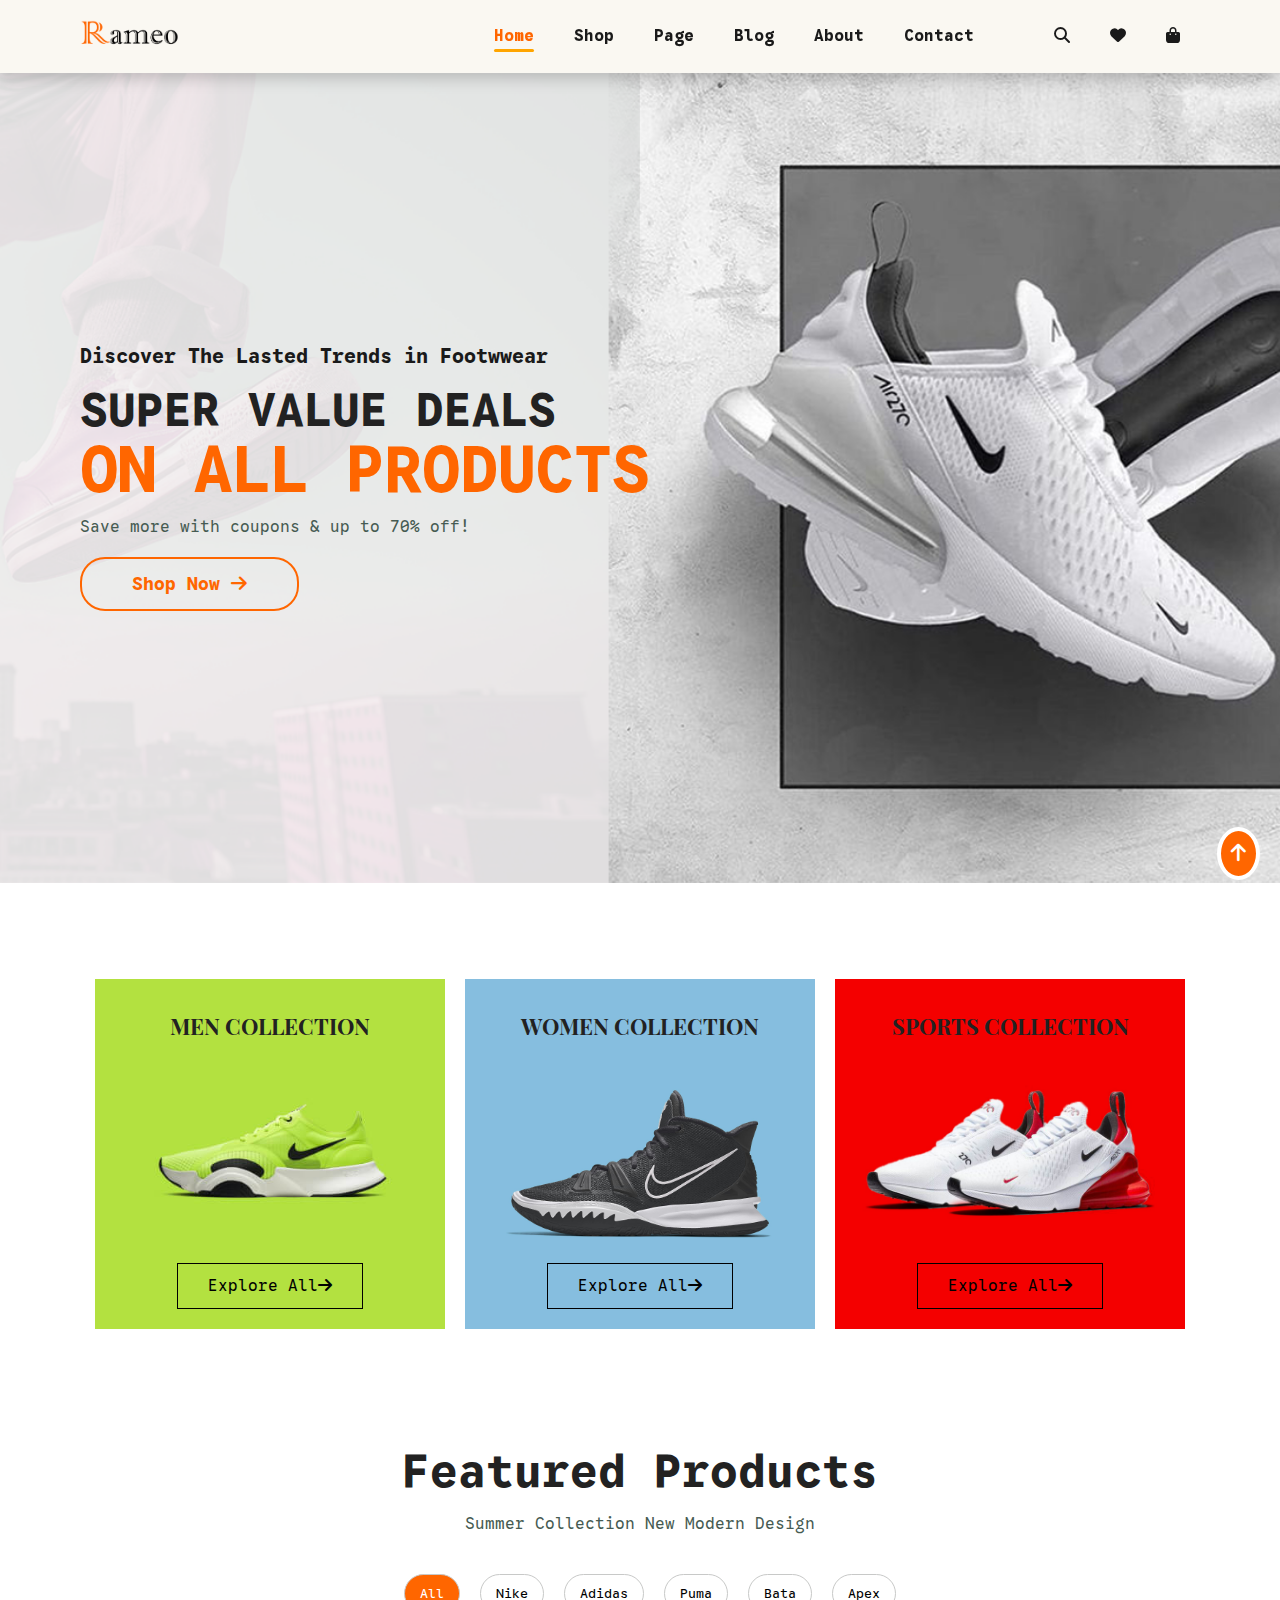
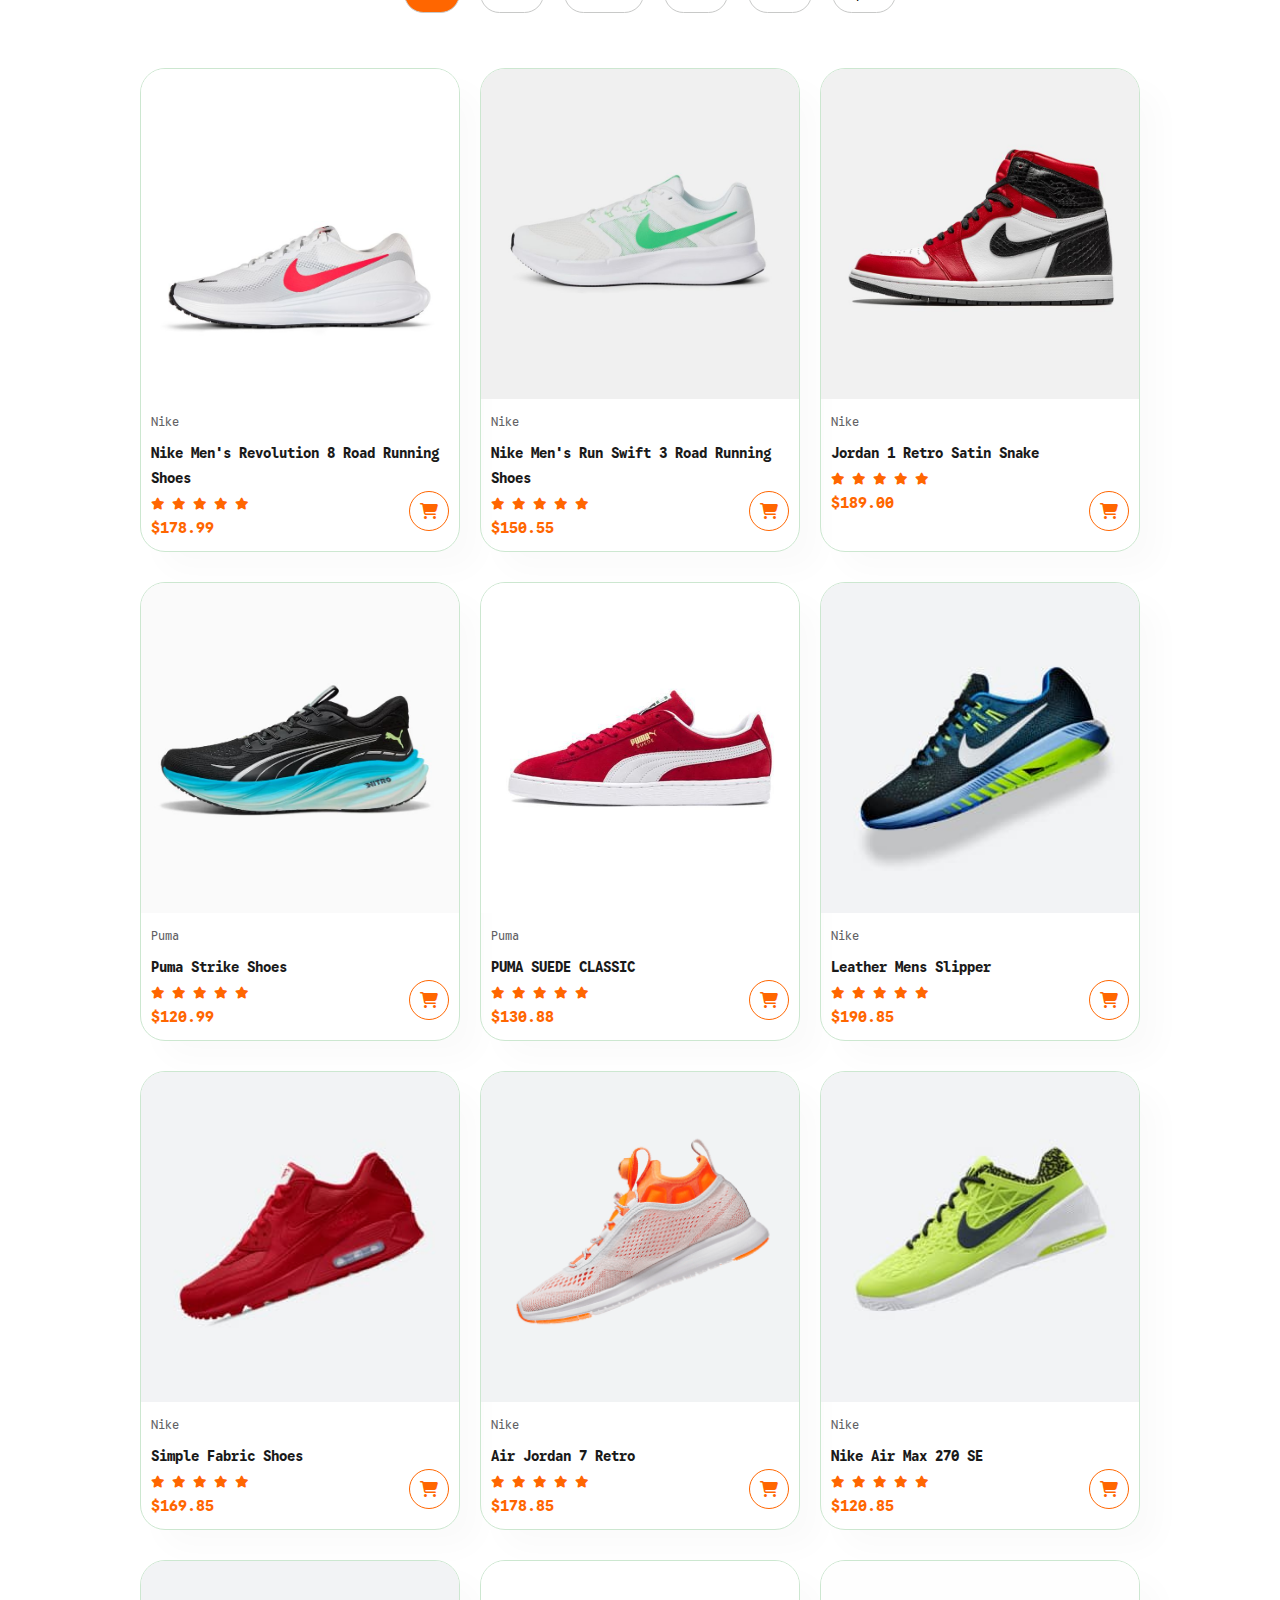
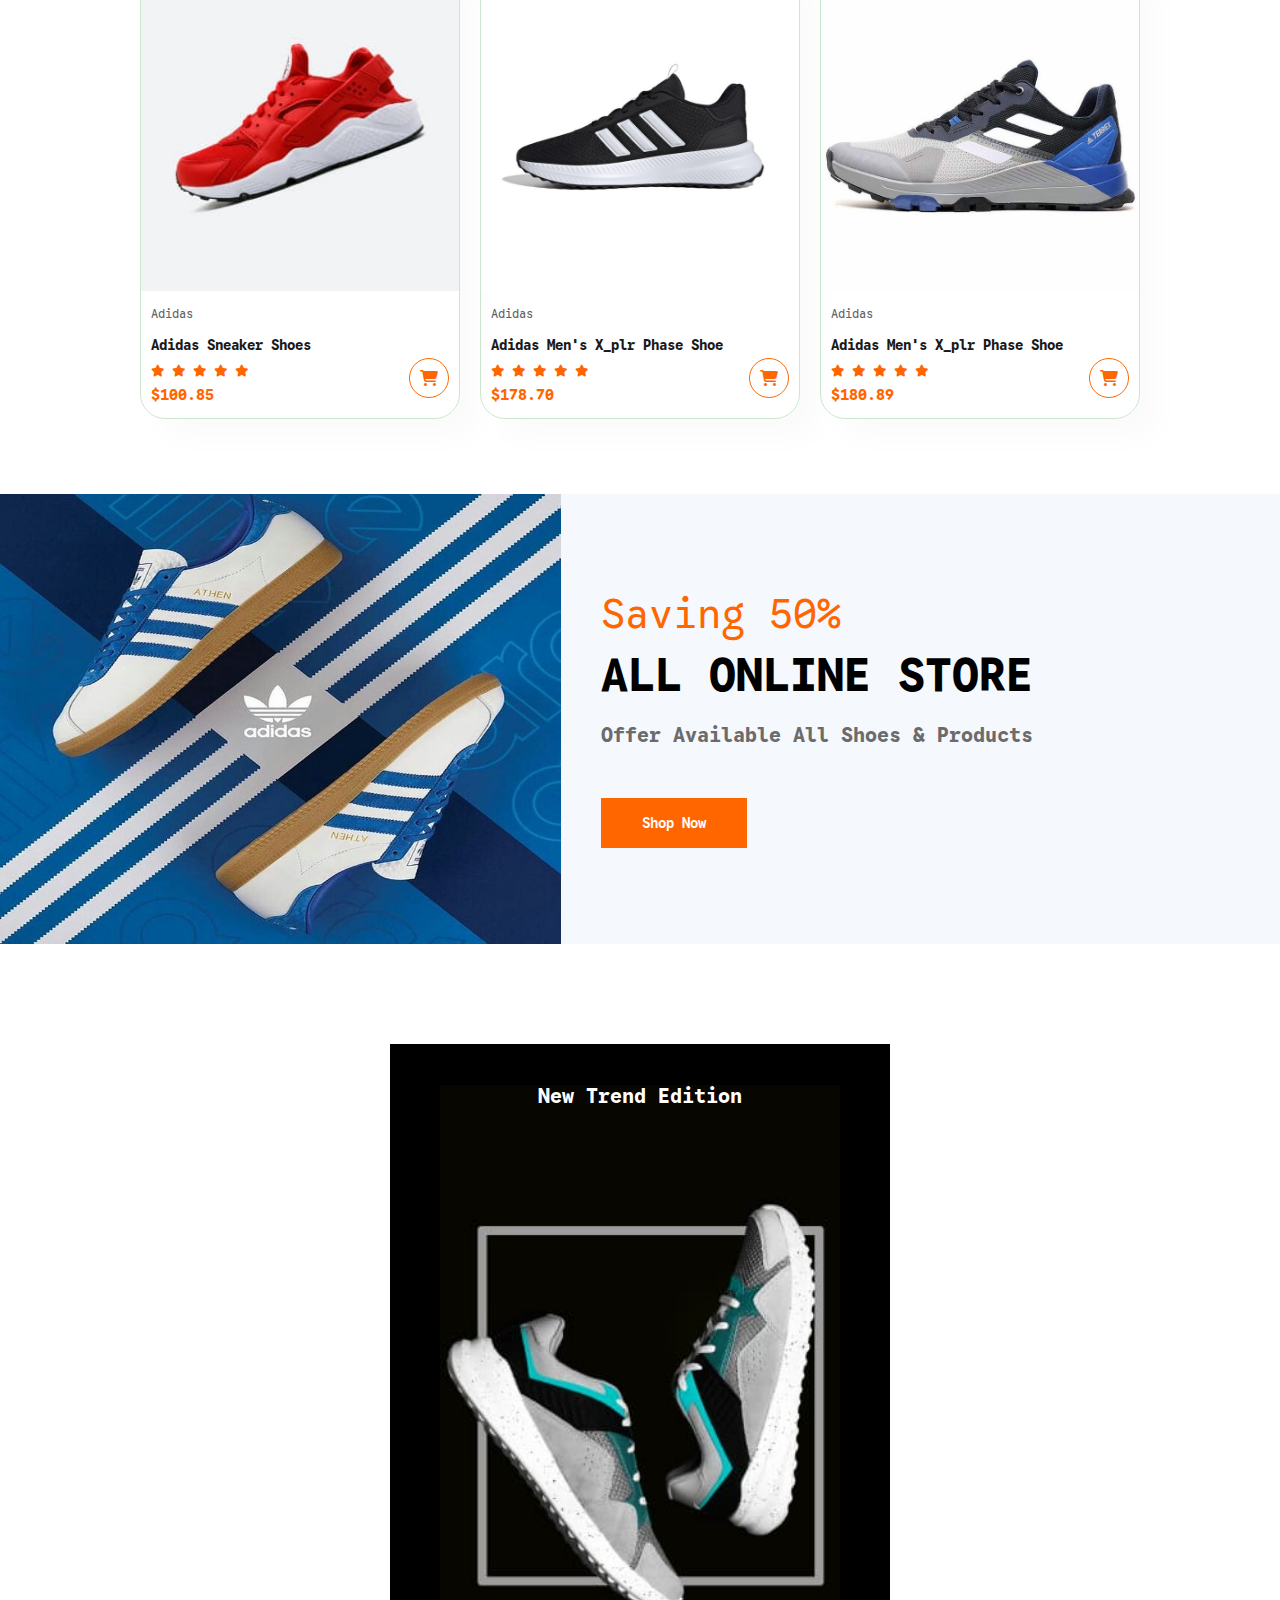
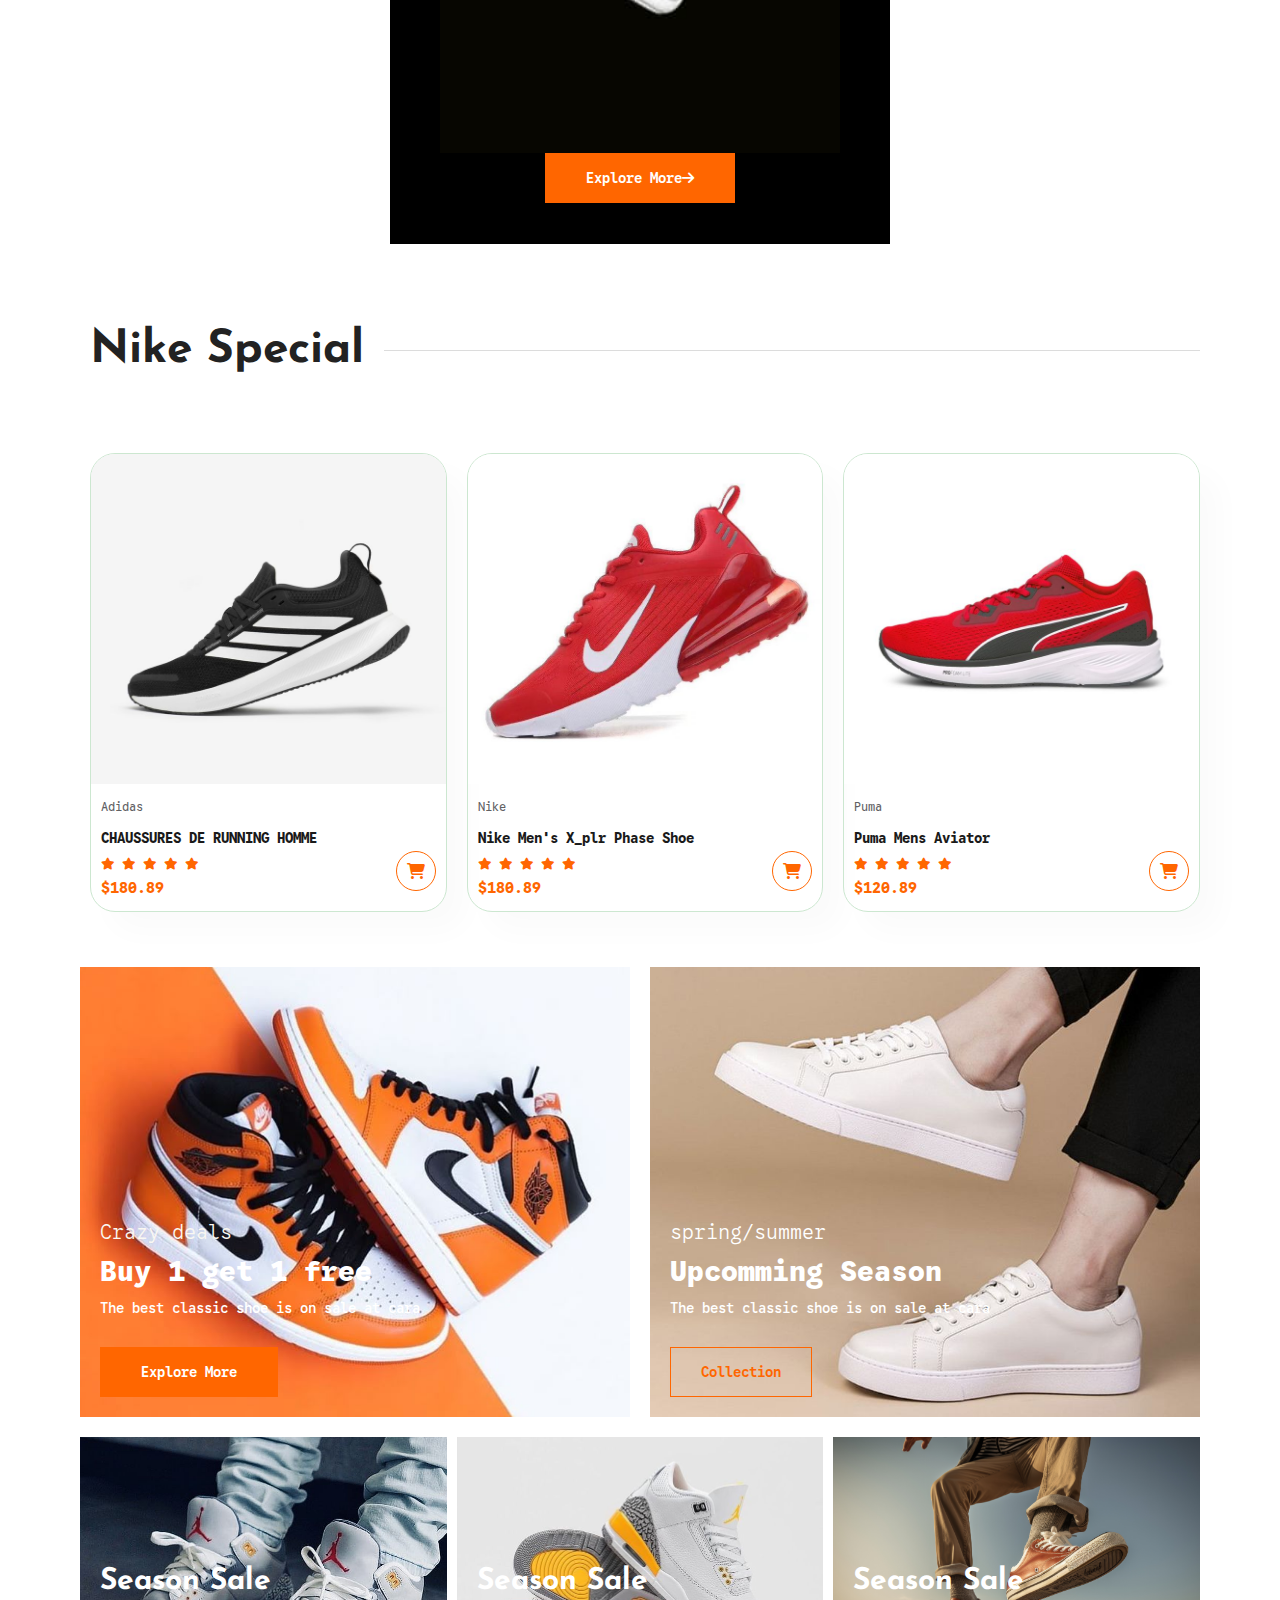
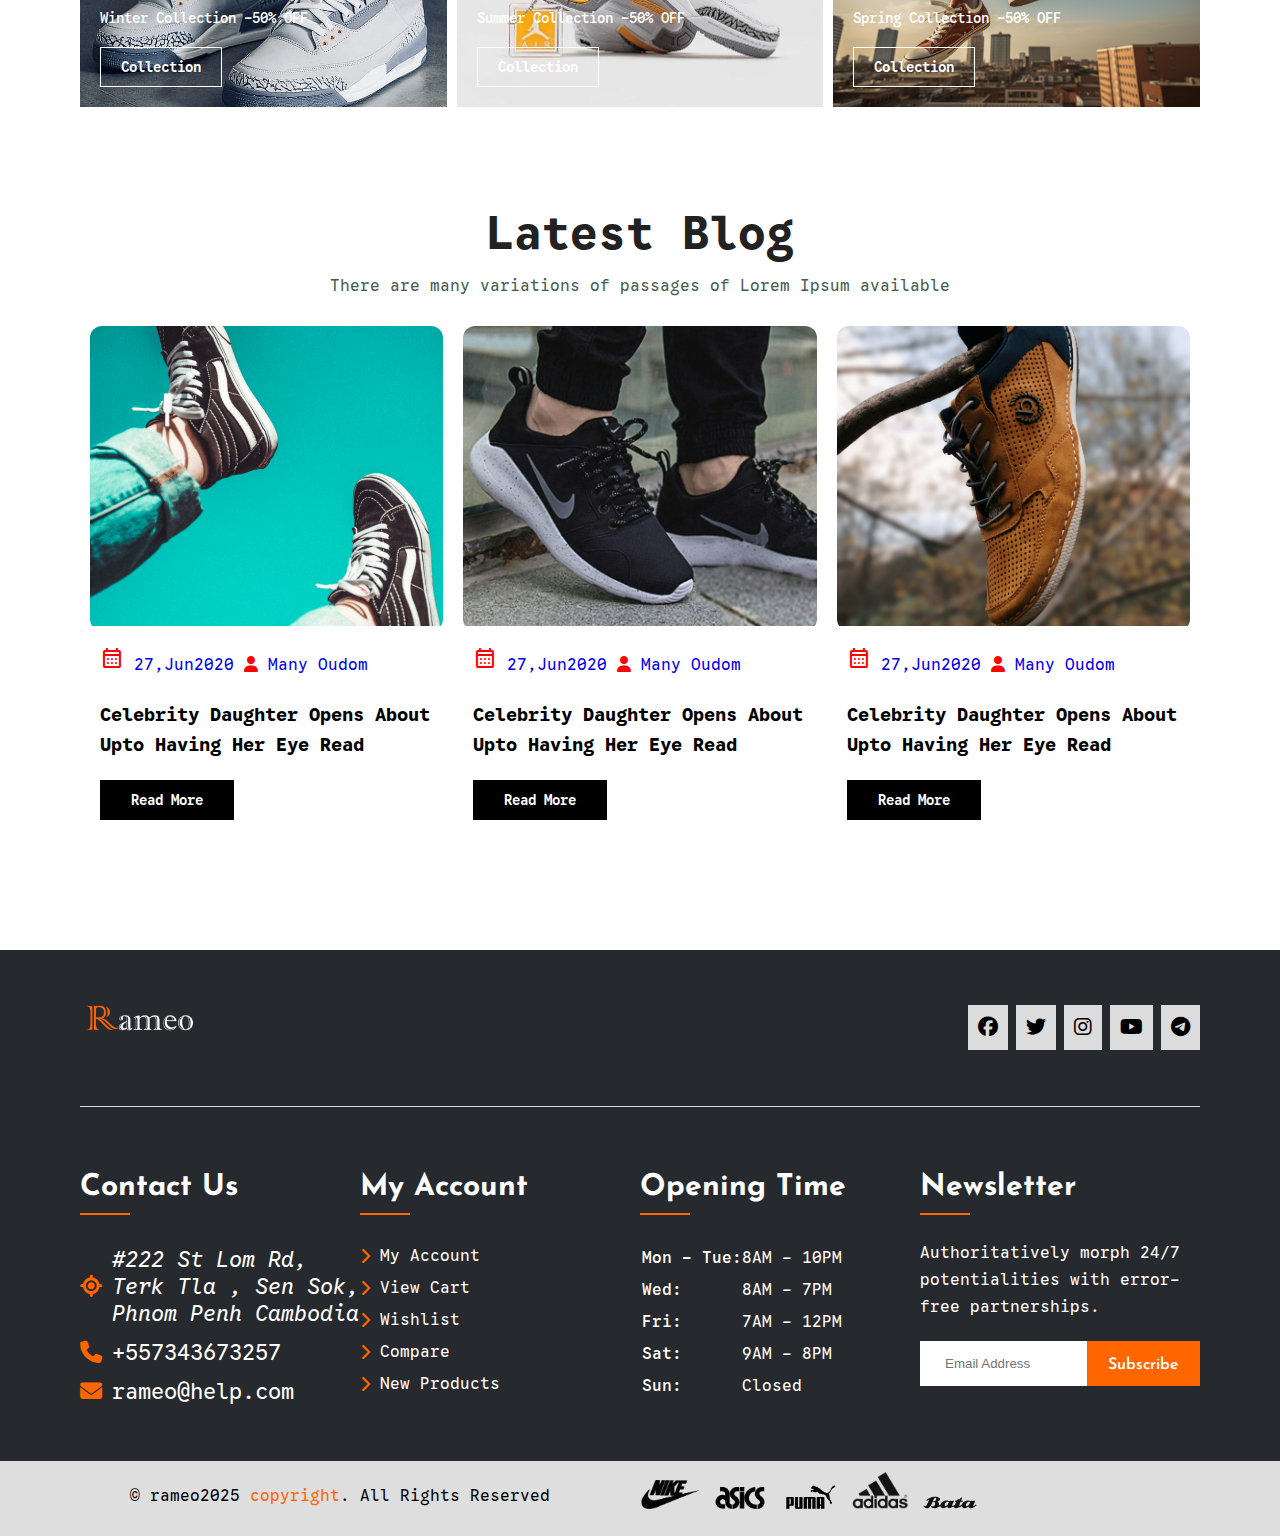
<file: index.html>
<!DOCTYPE html>
<html lang="en">

<head>
  <meta charset="UTF-8" />
  <meta name="viewport" content="width=device-width, initial-scale=1.0" />
  <title>Shoes Collection Store - Ecommerce Website</title>

  <link rel="stylesheet"
    href="https://fonts.googleapis.com/css2?family=Material+Symbols+Outlined:opsz,wght,FILL,GRAD@24,400,0,0&icon_names=calendar_month" />
  <!-- link style  -->
  <link rel="stylesheet" href="style.css" />

  <!-- link font awesome -->
  <link rel="stylesheet" href="https://cdnjs.cloudflare.com/ajax/libs/font-awesome/6.5.1/css/all.min.css" />

  <!-- <link rel="stylesheet" href="https://cdnjs.cloudflare.com/ajax/libs/font-awesome/4.7.0/css/font-awesome.min.css" /> -->

  <!-- link font google  -->
  <link rel="preconnect" href="https://fonts.googleapis.com" />
  <link rel="preconnect" href="https://fonts.gstatic.com" crossorigin />
  <link
    href="https://fonts.googleapis.com/css2?family=Allerta+Stencil&family=Amarna:ital,wght@0,100..700;1,100..700&family=BBH+Hegarty&family=Bitcount+Prop+Single:wght@100..900&family=Ga+Maamli&family=Google+Sans+Code:ital,wght@0,300..800;1,300..800&family=Josefin+Sans:ital,wght@0,100..700;1,100..700&family=Kalnia+Glaze:wght@100..700&family=Koulen&family=League+Spartan:wght@100..900&family=Libre+Baskerville:ital,wght@0,400..700;1,400..700&family=Moul&family=Open+Sans:ital,wght@0,300..800;1,300..800&family=Playfair+Display+SC:ital,wght@0,400;0,700;0,900;1,400;1,700;1,900&display=swap"
    rel="stylesheet" />
  <!-- <link rel="stylesheet" href="/favicon.svg"> -->
  <!-- <link rel="shortcut icon" href="/favicon.ico" type="image/svg+xml" /> -->
</head>

<body id="top">
  <!-- header  -->
    
  <div id="search-bar">
    <a href="#" id="close-icon">
      <i class="fa-solid fa-times"></i>
    </a>
    <div class="search-input">
      <p>Start typing and press Enter to search </p>
      <div class="input">
        <input type="search" placeholder="Search entire store"> 
        <a href="#" id="search-btn"><i class="fa-solid fa-search"></i></a>
      </div>
    </div>
  </div>
  <header id="header" class="section-p2">
    <div class="logo">
      <a href="index.html"><img src="images/RameoLogo.png" alt="logo" /> </a>
    </div>

    <div class="navbar">
      <ul id="navbar-list">
        <li id="nav-link"><a href="index.html" class="active">Home</a></li>
        <li id="nav-link"><a href="shop.html">Shop</a></li>
        <li id="nav-link"><a href="page.html">Page</a></li>
        <li id="nav-link"><a href="blog.html">Blog</a></li>
        <li id="nav-link"><a href="about.html">About</a></li>
        <li id="nav-link"><a href="contact.html">Contact</a></li>
        <li class="close">
          <a href="#" id="close" class="icon-link">Menu <i class="fa fa-times"></i></a>
        </li>
        <li>
          <a href="#" id="nav-search" class="icon-link"><i class="fa-solid fa-search"></i></a>
        </li>
        <li>
          <a href="#" id="nav-heart" class="icon-link"><i class="fa-solid fa-heart"></i></a>
        </li>
        <li>
          <a href="cart.html" id="lg-bag" class="icon-link"><i class="fa fa-shopping-bag"></i></a>
        </li>

      </ul>
    </div>
   
    <div id="mobile">
      <a href="#" id="nav-search2"><i class="fa-solid fa-search"></i></a>
      <a href="#" id="heart" ><i class="fa-solid fa-heart"></i></a>
      <a href="cart.html" id="bag" ><i class="fa fa-shopping-bag"></i></a>
      <a href="#" id="bar" ><i class="fa fa-bars"></i></a>
    </div>
  </header>

  <!-- hero  -->
  <section id="hero" class="section-p2">
    <h4>Discover The Lasted Trends in Footwwear</h4>
    <h2>Super value deals</h2>
    <h1>On all products</h1>
    <p>Save more with coupons & up to 70% off!</p>
    <a href="#product1">
      <button>Shop Now <i class="fa-solid fa-arrow-right"></i></button>
    </a>
  </section>

  <!-- feature  -->
  <section id="feature" class="section-p1">
    <div class="fe-box">
      <h2>Men Collection</h2>
      <img src="images/collection-1.jpg" alt="img" />
      <button>Explore All<i class="fa-solid fa-arrow-right"></i></button>
    </div>
    <div class="fe-box">
      <h2>Women Collection</h2>
      <img src="images/Collection4.jpg" alt="img" />
      <button>Explore All<i class="fa-solid fa-arrow-right"></i></button>
    </div>
    <div class="fe-box">
      <h2>Sports Collection</h2>
      <img src="images/Collection5.png" alt="img" />
      <button>Explore All<i class="fa-solid fa-arrow-right"></i></button>
    </div>
  </section>

  <!-- PRODUCTS  -->
  <section id="product1" class="section-p2">
    <h2>Featured Products</h2>
    <p>Summer Collection New Modern Design</p>
    <div class="product-menu">
      <a href="#"> <button class="active">All</button> </a>
      <a href="#"> <button>Nike</button> </a>
      <a href="#"><button>Adidas</button></a>
      <a href="#"> <button>Puma</button> </a>
      <a href="#"> <button>Bata</button> </a>
      <a href="#"> <button>Apex</button> </a>
    </div>
    <div class="pro-container">
      <div class="pro">
        <div class="pro-img">
          <img src="images/product-11-Nike Men's Revolution 8 Road Running Shoes.jpg" alt="product img" />
        </div>
        <div class="des">
          <span>Nike</span>
          <h5>Nike Men's Revolution 8 Road Running Shoes</h5>
          <div class="star">
            <i class="fas fa-star"></i>
            <i class="fas fa-star"></i>
            <i class="fas fa-star"></i>
            <i class="fas fa-star"></i>
            <i class="fas fa-star"></i>
          </div>
          <h4>$178.99</h4>
        </div>
        <a href="#" class="cart"><i class="fa-solid fa-shopping-cart"></i></a>

        <!-- <a href="#" class="cart"><i class="fa fa-cart-shopping"></i></a> -->
      </div>
      <div class="pro">
        <div class="pro-img">
          <img
            src="images/product-12-Nike Men's Run Swift 3 Road Running Shoes, Summit White_Green Shock-Barely Green, 11.jpg"
            alt="product img" />
        </div>
        <div class="des">
          <span>Nike</span>
          <h5>Nike Men's Run Swift 3 Road Running Shoes</h5>
          <div class="star">
            <i class="fas fa-star"></i>
            <i class="fas fa-star"></i>
            <i class="fas fa-star"></i>
            <i class="fas fa-star"></i>
            <i class="fas fa-star"></i>
          </div>
          <h4>$150.55</h4>
        </div>
        <a href="#" class="cart"><i class="fa fa-cart-shopping"></i></a>
      </div>
      <div class="pro">
        <div class="pro-img">
          <img src="images/product-13-Jordan 1 Retro Satin Snake High (W) - 43.jpg" alt="product img" />
        </div>

        <div class="des">
          <span>Nike</span>
          <h5>Jordan 1 Retro Satin Snake</h5>
          <div class="star">
            <i class="fas fa-star"></i>
            <i class="fas fa-star"></i>
            <i class="fas fa-star"></i>
            <i class="fas fa-star"></i>
            <i class="fas fa-star"></i>
          </div>
          <h4>$189.00</h4>
        </div>
        <a href="#" class="cart"><i class="fa fa-cart-shopping"></i></a>
      </div>
      <div class="pro">
        <div class="pro-img">
          <img src="images/product-14-Men's Puma Magnify NITRO 3 - puma black-speed blue _ M9_W10.jpg"
            alt="product img" />
        </div>
        <div class="des">
          <span>Puma</span>
          <h5>Puma Strike Shoes</h5>
          <div class="star">
            <i class="fas fa-star"></i>
            <i class="fas fa-star"></i>
            <i class="fas fa-star"></i>
            <i class="fas fa-star"></i>
            <i class="fas fa-star"></i>
          </div>
          <h4>$120.99</h4>
        </div>
        <a href="#" class="cart"><i class="fa fa-cart-shopping"></i></a>
      </div>
      <div class="pro">
        <div class="pro-img">
          <img src="images/product-15-PUMA SUEDE CLASSIC + Mens Sneakers - 11_5.jpg" alt="product img" />
        </div>
        <div class="des">
          <span>Puma</span>
          <h5>PUMA SUEDE CLASSIC</h5>
          <div class="star">
            <i class="fas fa-star"></i>
            <i class="fas fa-star"></i>
            <i class="fas fa-star"></i>
            <i class="fas fa-star"></i>
            <i class="fas fa-star"></i>
          </div>
          <h4>$130.88</h4>
        </div>
        <a href="#" class="cart"><i class="fa fa-cart-shopping"></i></a>
      </div>
      <div class="pro">
        <div class="pro-img">
          <img src="images/product-2.jpg" alt="product img" />
        </div>
        <div class="des">
          <span>Nike</span>
          <h5>Leather Mens Slipper</h5>
          <div class="star">
            <i class="fas fa-star"></i>
            <i class="fas fa-star"></i>
            <i class="fas fa-star"></i>
            <i class="fas fa-star"></i>
            <i class="fas fa-star"></i>
          </div>
          <h4>$190.85</h4>
        </div>
        <a href="#" class="cart"><i class="fa fa-cart-shopping"></i></a>
      </div>
      <div class="pro">
        <div class="pro-img">

          <img src="images/product-3.jpg" alt="product img" />
        </div>
        <div class="des">
          <span>Nike</span>
          <h5>Simple Fabric Shoes</h5>
          <div class="star">
            <i class="fas fa-star"></i>
            <i class="fas fa-star"></i>
            <i class="fas fa-star"></i>
            <i class="fas fa-star"></i>
            <i class="fas fa-star"></i>
          </div>
          <h4>$169.85</h4>
        </div>
        <a href="#" class="cart"><i class="fa fa-cart-shopping"></i></a>
      </div>
      <div class="pro">
        <div class="pro-img">

          <img src="images/product-4.jpg" alt="product img" />
        </div>
        <div class="des">
          <span>Nike</span>
          <h5>Air Jordan 7 Retro</h5>
          <div class="star">
            <i class="fas fa-star"></i>
            <i class="fas fa-star"></i>
            <i class="fas fa-star"></i>
            <i class="fas fa-star"></i>
            <i class="fas fa-star"></i>
          </div>
          <h4>$178.85</h4>
        </div>
        <a href="#" class="cart"><i class="fa fa-cart-shopping"></i></a>
      </div>
      <div class="pro">
        <div class="pro-img">

          <img src="images/product-5.jpg" alt="product img" />
        </div>
        <div class="des">
          <span>Nike</span>
          <h5>Nike Air Max 270 SE</h5>
          <div class="star">
            <i class="fas fa-star"></i>
            <i class="fas fa-star"></i>
            <i class="fas fa-star"></i>
            <i class="fas fa-star"></i>
            <i class="fas fa-star"></i>
          </div>
          <h4>$120.85</h4>
        </div>
        <a href="#" class="cart"><i class="fa fa-cart-shopping"></i></a>
      </div>
      <div class="pro">
        <div class="pro-img">

          <img src="images/product-6.jpg" alt="product img" />
        </div>
        <div class="des">
          <span>Adidas</span>
          <h5>Adidas Sneaker Shoes</h5>
          <div class="star">
            <i class="fas fa-star"></i>
            <i class="fas fa-star"></i>
            <i class="fas fa-star"></i>
            <i class="fas fa-star"></i>
            <i class="fas fa-star"></i>
          </div>
          <h4>$100.85</h4>
        </div>
        <a href="#" class="cart"><i class="fa fa-cart-shopping"></i></a>
      </div>
      <div class="pro">
        <div class="pro-img">

          <img src="images/product-9-adidas Men's X_plr Phase Shoe.jpg" alt="product img" />
        </div>
        <div class="des">
          <span>Adidas</span>
          <h5>Adidas Men's X_plr Phase Shoe</h5>
          <div class="star">
            <i class="fas fa-star"></i>
            <i class="fas fa-star"></i>
            <i class="fas fa-star"></i>
            <i class="fas fa-star"></i>
            <i class="fas fa-star"></i>
          </div>
          <h4>$178.70</h4>
        </div>
        <a href="#" class="cart"><i class="fa fa-cart-shopping"></i></a>
      </div>
      <div class="pro">
        <div class="pro-img">

          <img src="images/product-10-adidas Men's X_plr Phase Shoe.jpg" alt="product img" />
        </div>
        <div class="des">
          <span>Adidas</span>
          <h5>Adidas Men's X_plr Phase Shoe</h5>
          <div class="star">
            <i class="fas fa-star"></i>
            <i class="fas fa-star"></i>
            <i class="fas fa-star"></i>
            <i class="fas fa-star"></i>
            <i class="fas fa-star"></i>
          </div>
          <h4>$180.89</h4>
        </div>
        <a href="#" class="cart"><i class="fa fa-cart-shopping"></i></a>
      </div>
    </div>
  </section>

  <!-- BANNER -->
  <section id="banner" class="section-m1">
    <div class="banner-img">
      <img src="images/insta8.jpg" alt="" />
    </div>
    <div class="banner-text">
      <h3>Saving 50%</h3>
      <h2>All Online Store</h2>
      <h4>Offer Available All Shoes & Products</h4>
      <button class="normal">Shop Now</button>
    </div>
  </section>

  <!-- SPECIAL  -->
  <section id="special" class="section-p2">
    <div class="special-left">
      <h3>New Trend Edition</h3>
      <img src="images/special-banner.jpg" alt="specail" />
      <button class="normal">
        Explore More<i class="fa fa-arrow-right"></i>
      </button>
    </div>

    <div class="special-right">
      <h2 class="h2 section-title">
        <span class="text">Nike Special</span>

        <span class="line"></span>
      </h2>

      <div class="special-container">
        <div class="pro">
          <div class="pro-img">

            <img src="images/product-17-ADIDAS - CHAUSSURES DE RUNNING HOMME ADIDAS RUNBLAZE NOIRES - noir - 40.jpg"
              alt="product img" />
          </div>
          <div class="des">
            <span>Adidas</span>
            <h5>CHAUSSURES DE RUNNING HOMME</h5>
            <div class="star">
              <i class="fas fa-star"></i>
              <i class="fas fa-star"></i>
              <i class="fas fa-star"></i>
              <i class="fas fa-star"></i>
              <i class="fas fa-star"></i>
            </div>
            <h4>$180.89</h4>
          </div>
          <a href="#" class="cart"><i class="fa fa-cart-shopping"></i></a>
        </div>

        <div class="pro">
          <div class="pro-img">

            <img src="images/product-18-Nike Running.jpg" alt="product img" />
          </div>
          <div class="des">
            <span>Nike</span>
            <h5>Nike Men's X_plr Phase Shoe</h5>
            <div class="star">
              <i class="fas fa-star"></i>
              <i class="fas fa-star"></i>
              <i class="fas fa-star"></i>
              <i class="fas fa-star"></i>
              <i class="fas fa-star"></i>
            </div>
            <h4>$180.89</h4>
          </div>
          <a href="#" class="cart"><i class="fa fa-cart-shopping"></i></a>
        </div>
        <div class="pro">
          <div class="pro-img">

            <img src="images/product-16-Puma Mens Aviator.jpg" alt="product img" />
          </div>
          <div class="des">
            <span>Puma</span>
            <h5>Puma Mens Aviator</h5>
            <div class="star">
              <i class="fas fa-star"></i>
              <i class="fas fa-star"></i>
              <i class="fas fa-star"></i>
              <i class="fas fa-star"></i>
              <i class="fas fa-star"></i>
            </div>
            <h4>$120.89</h4>
          </div>
          <a href="#" class="cart"><i class="fa fa-cart-shopping"></i></a>
        </div>
      </div>
    </div>
  </section>

  <!-- Sm Banner  -->
  <section id="sm-banner" class="section-p2">
    <div class="box-container">
      <div class="banner-box">
        <h4>Crazy deals</h4>
        <h2>Buy 1 get 1 free</h2>
        <span>The best classic shoe is on sale at cara</span>
        <button class="normal">Explore More</button>
      </div>
    </div>
    <div class="box-container">
      <div class="banner-box banner-box2">
        <h4>spring/summer</h4>
        <h2>Upcomming Season</h2>
        <span>The best classic shoe is on sale at cara</span>
        <button class="btn">Collection</button>
      </div>
    </div>
  </section>

  <section id="banner3" class="section-p2">
    <div class="box-container">
      <div class="banner-box banner-box1">
        <h2>Season Sale</h2>
        <span>Winter Collection -50% OFF</span>
        <button class="btn-banner">Collection</button>
      </div>
    </div>
    <div class="box-container">
      <div class="banner-box banner-box2">
        <h2>Season Sale</h2>
        <span>Summer Collection -50% OFF</span>
        <button class="btn-banner">Collection</button>
      </div>
    </div>
    <div class="box-container">
      <div class="banner-box banner-box3">
        <h2>Season Sale</h2>
        <span>Spring Collection -50% OFF</span>
        <button class="btn-banner">Collection</button>
      </div>
    </div>
  </section>

  <!-- BLOG SECTION  -->
  <section id="blog" class="section-p2">
    <h2>Latest Blog</h2>
    <p>There are many variations of passages of Lorem Ipsum available</p>
    <div class="blog-container">
      <div class="blog-1">
        <div class="blog-img">
          <img src="images/blogB.jpg" alt="" />
        </div>
        <div class="blog-text">
          <p>
            <span class="material-symbols-outlined"> calendar_month </span>
            <a href="#">27,Jun2020 </a>
            <i class="fa fa-user"></i> <a href="#">Many Oudom</a>
          </p>
          <h3>Celebrity Daughter Opens About Upto Having Her Eye Read</h3>
          <button class="blog-btn">Read More</button>
        </div>
      </div>
      <div class="blog-1">
        <div class="blog-img">
          <img src="images/blog1.jpg" alt="" />
        </div>
        <div class="blog-text">
          <p>
            <span class="material-symbols-outlined"> calendar_month </span>
            <a href="#">27,Jun2020 </a>
            <i class="fa fa-user"></i> <a href="#">Many Oudom</a>
          </p>
          </p>
          <h3>Celebrity Daughter Opens About Upto Having Her Eye Read</h3>
          <button class="blog-btn">Read More</button>
        </div>
      </div>
      <div class="blog-1">
        <div class="blog-img">
          <img src="images/blogA.jpg" alt="" />
        </div>
        <div class="blog-text">
          <p>
            <span class="material-symbols-outlined"> calendar_month </span>
            <a href="#">27,Jun2020 </a>
            <i class="fa fa-user"></i> <a href="#">Many Oudom</a>
          </p>
          </p>
          <h3>Celebrity Daughter Opens About Upto Having Her Eye Read</h3>
          <button class="blog-btn">Read More</button>
        </div>
      </div>
    </div>
  </section>


  <!-- 
    - #FOOTER
  -->

  <footer class="footer" id="contact">
    <div class="footer-top section  section-p2">
      <div class="container">
        <div class="footer-brand">
          <a href="#" class="logo">
            <img src="images/RameoLogoWhite.png" alt="logo" />
          </a>
          <ul class="social-list">
            <li>
              <a href="#" class="social-link">
                <i class="fa-brands fa-facebook"></i>
              </a>
            </li>

            <li>
              <a href="#" class="social-link">
                <i class="fa-brands fa-twitter"></i>
              </a>
            </li>

            <li>
              <a href="#" class="social-link">
                <i class="fa-brands fa-instagram"></i>
              </a>
            </li>

            <li>
              <a href="#" class="social-link">
                <i class="fa-brands fa-youtube"></i>

              </a>
            <li>
              <a href="#" class="social-link">
                <i class="fa-brands fa-telegram"></i>

              </a>
            </li>

          </ul>
        </div>

        <div class="footer-link-box">
          <ul class="footer-list">
            <li>
              <p class="footer-list-title">Contact Us</p>
            </li>

            <li>
              <address class="footer-link">
                <i class="fa fa-location"></i>

                <span class="footer-link-text">
                  #222 St Lom Rd, Terk Tla , Sen Sok, Phnom Penh Cambodia
                </span>
              </address>
            </li>

            <li>
              <a href="tel:+855973918206" class="footer-link">
                <!-- <i class="fas fa-phone"></i> -->
                <i class="fa fa-phone"></i>

                <span class="footer-link-text">+557343673257</span>
              </a>
            </li>

            <li>
              <a href="mailto:footcap@help.com" class="footer-link">
                <i class="fa fa-envelope"></i>
                <span class="footer-link-text">rameo@help.com</span>
              </a>
            </li>
          </ul>

          <ul class="footer-list">
            <li>
              <p class="footer-list-title">My Account</p>
            </li>

            <li>
              <a href="#" class="footer-link">
                <i class="fa-solid fa-chevron-right"></i>

                <span class="footer-link-text">My Account</span>
              </a>
            </li>

            <li>
              <a href="#" class="footer-link">
                <i class="fa-solid fa-chevron-right"></i>

                <span class="footer-link-text">View Cart</span>
              </a>
            </li>

            <li>
              <a href="#" class="footer-link">
                <i class="fa-solid fa-chevron-right"></i>

                <span class="footer-link-text">Wishlist</span>
              </a>
            </li>

            <li>
              <a href="#" class="footer-link">
                <i class="fa-solid fa-chevron-right"></i>

                <span class="footer-link-text">Compare</span>
              </a>
            </li>

            <li>
              <a href="#" class="footer-link">
                <i class="fa-solid fa-chevron-right"></i>

                <span class="footer-link-text">New Products</span>
              </a>
            </li>
          </ul>

          <div class="footer-list">
            <p class="footer-list-title">Opening Time</p>

            <table class="footer-table">
              <tbody>
                <tr class="table-row">
                  <th class="table-head" scope="row">Mon - Tue:</th>

                  <td class="table-data">8AM - 10PM</td>
                </tr>

                <tr class="table-row">
                  <th class="table-head" scope="row">Wed:</th>

                  <td class="table-data">8AM - 7PM</td>
                </tr>

                <tr class="table-row">
                  <th class="table-head" scope="row">Fri:</th>

                  <td class="table-data">7AM - 12PM</td>
                </tr>

                <tr class="table-row">
                  <th class="table-head" scope="row">Sat:</th>

                  <td class="table-data">9AM - 8PM</td>
                </tr>

                <tr class="table-row">
                  <th class="table-head" scope="row">Sun:</th>

                  <td class="table-data">Closed</td>
                </tr>
              </tbody>
            </table>
          </div>

          <div class="footer-list">
            <p class="footer-list-title">Newsletter</p>

            <p class="newsletter-text">
              Authoritatively morph 24/7 potentialities with error-free
              partnerships.
            </p>

            <form action="" class="newsletter-form">
              <input type="email" name="email" required placeholder="Email Address" class="newsletter-input" />

              <button type="submit" class="normal btn-primary">Subscribe</button>
            </form>
          </div>
        </div>
      </div>
    </div>

    <div class="footer-bottom">
      <div class="container">
        <p class="copyright">
          &copy; rameo2025 <a href="#" class="copyright-link">copyright</a>.
          All Rights Reserved
        </p>
      </div>
      <div class="container-img">
        <img src="images/sponsor-1.png" alt="">
        <img src="images/sponsor-2.png" alt="">
        <img src="images/sponsor-3.png" alt="">
        <img src="images/sponsor-4.png" alt="">
        <img src="images/sponsor-5.png" alt="">
      </div>
    </div>
  </footer>

  <!-- 
    - #GO TO TOP
  -->

  <a href="#top" class="go-top-btn active" data-go-top>
    <i class="fa fa-arrow-up"></i>
  </a>

  <!-- link JavaScript -->
  <script src="script.js"></script>
</body>

</html>
</file>
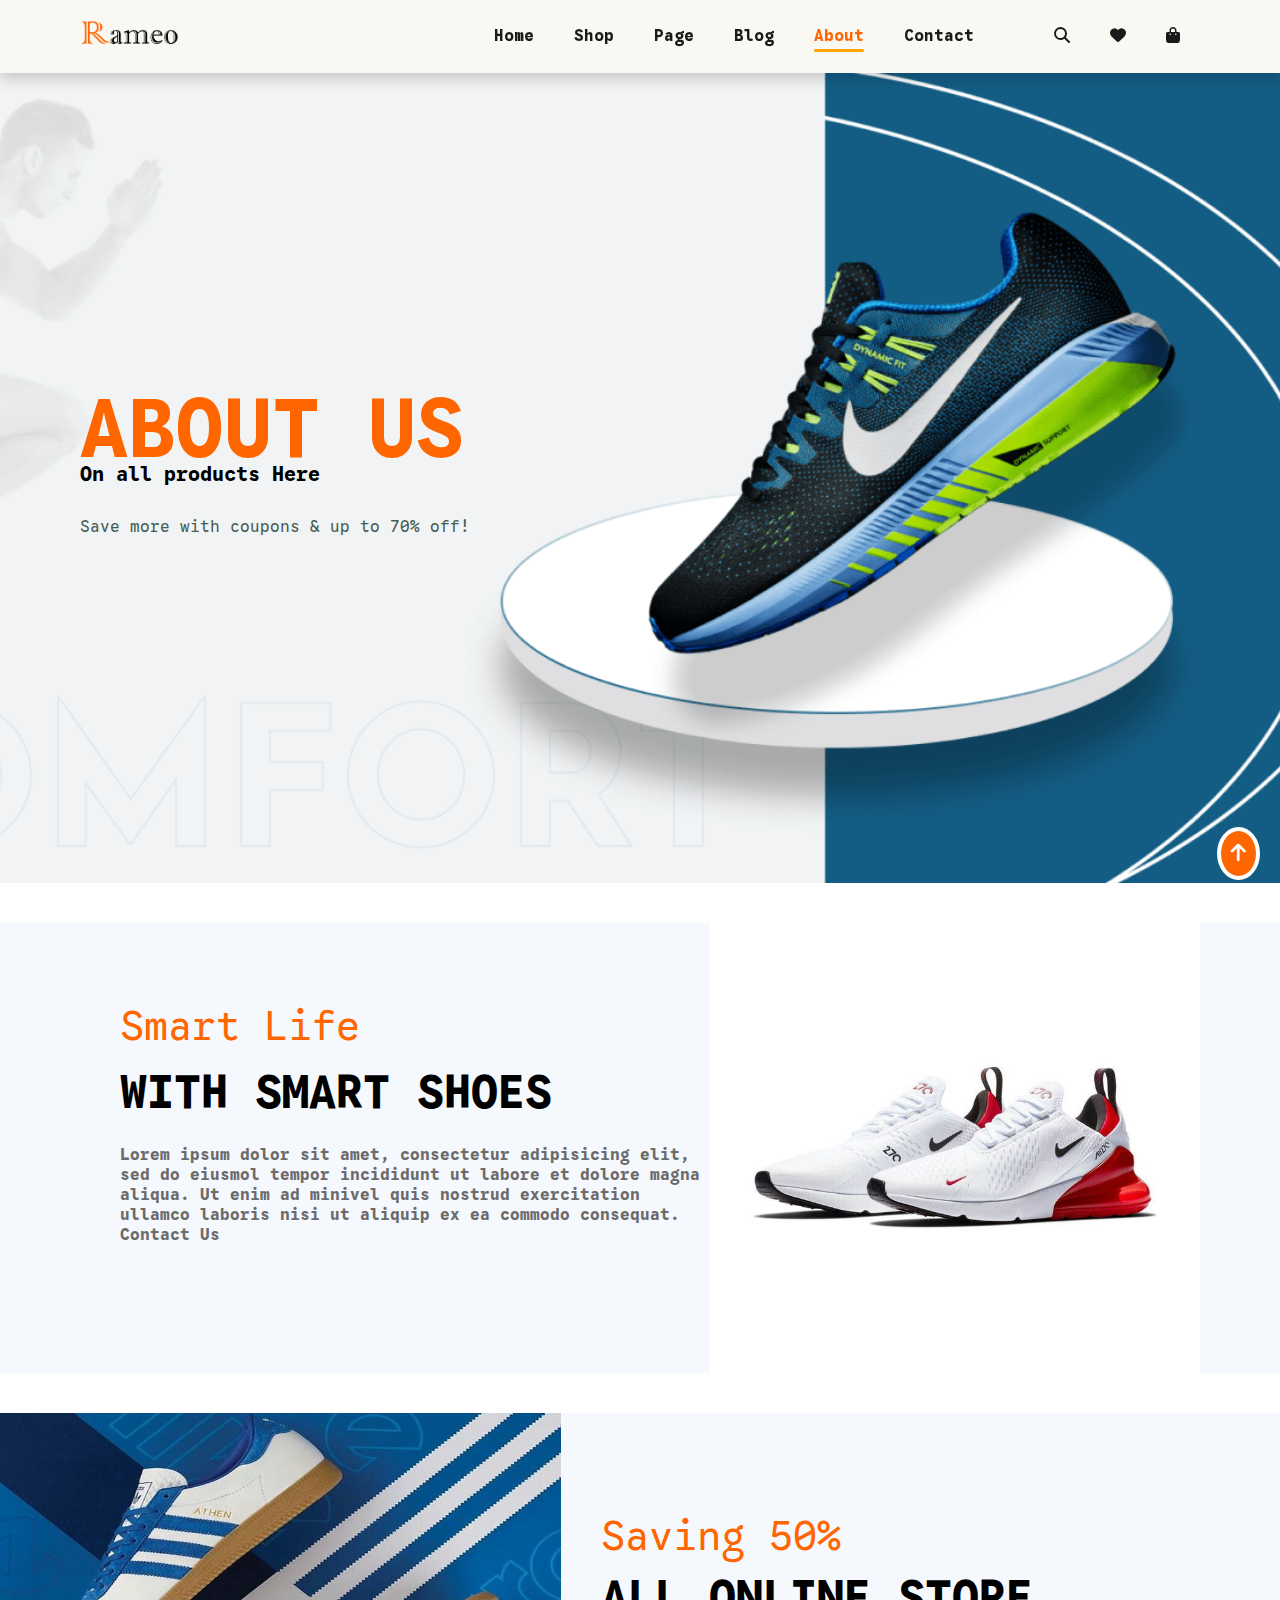
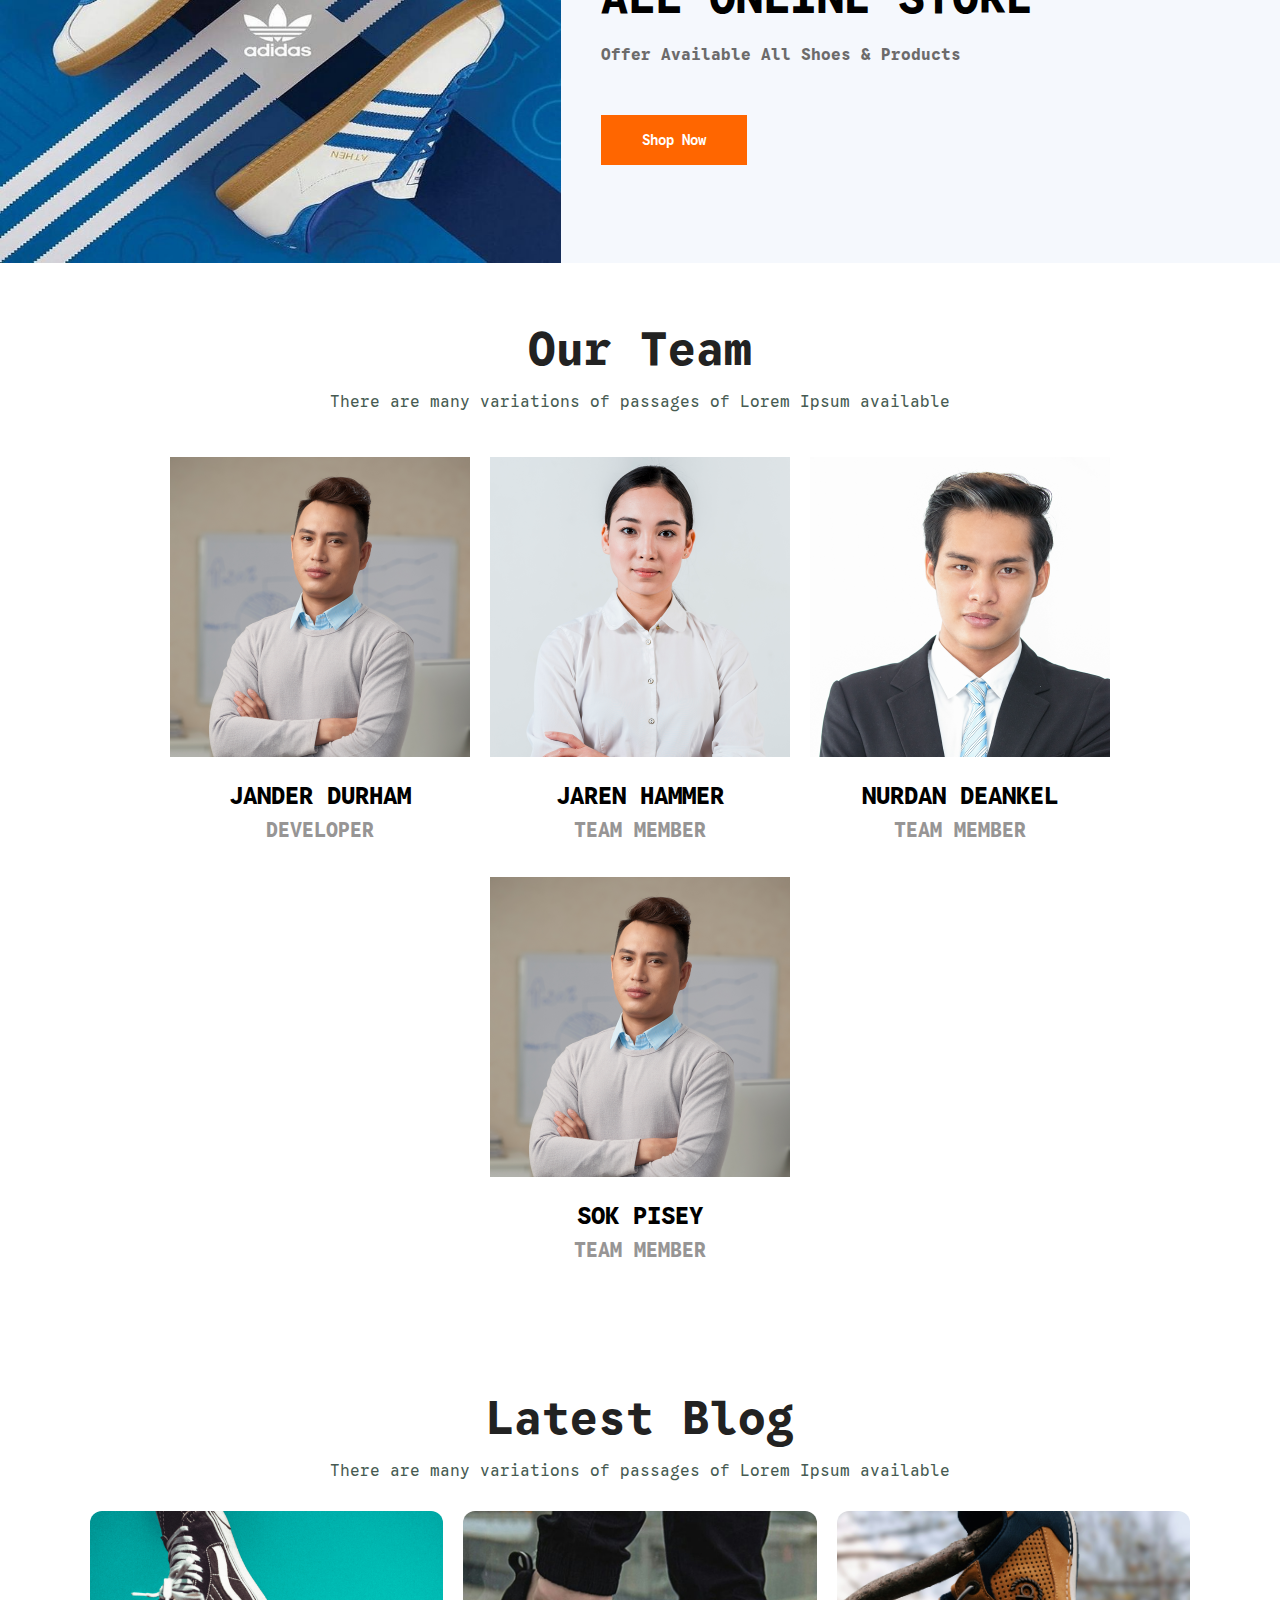
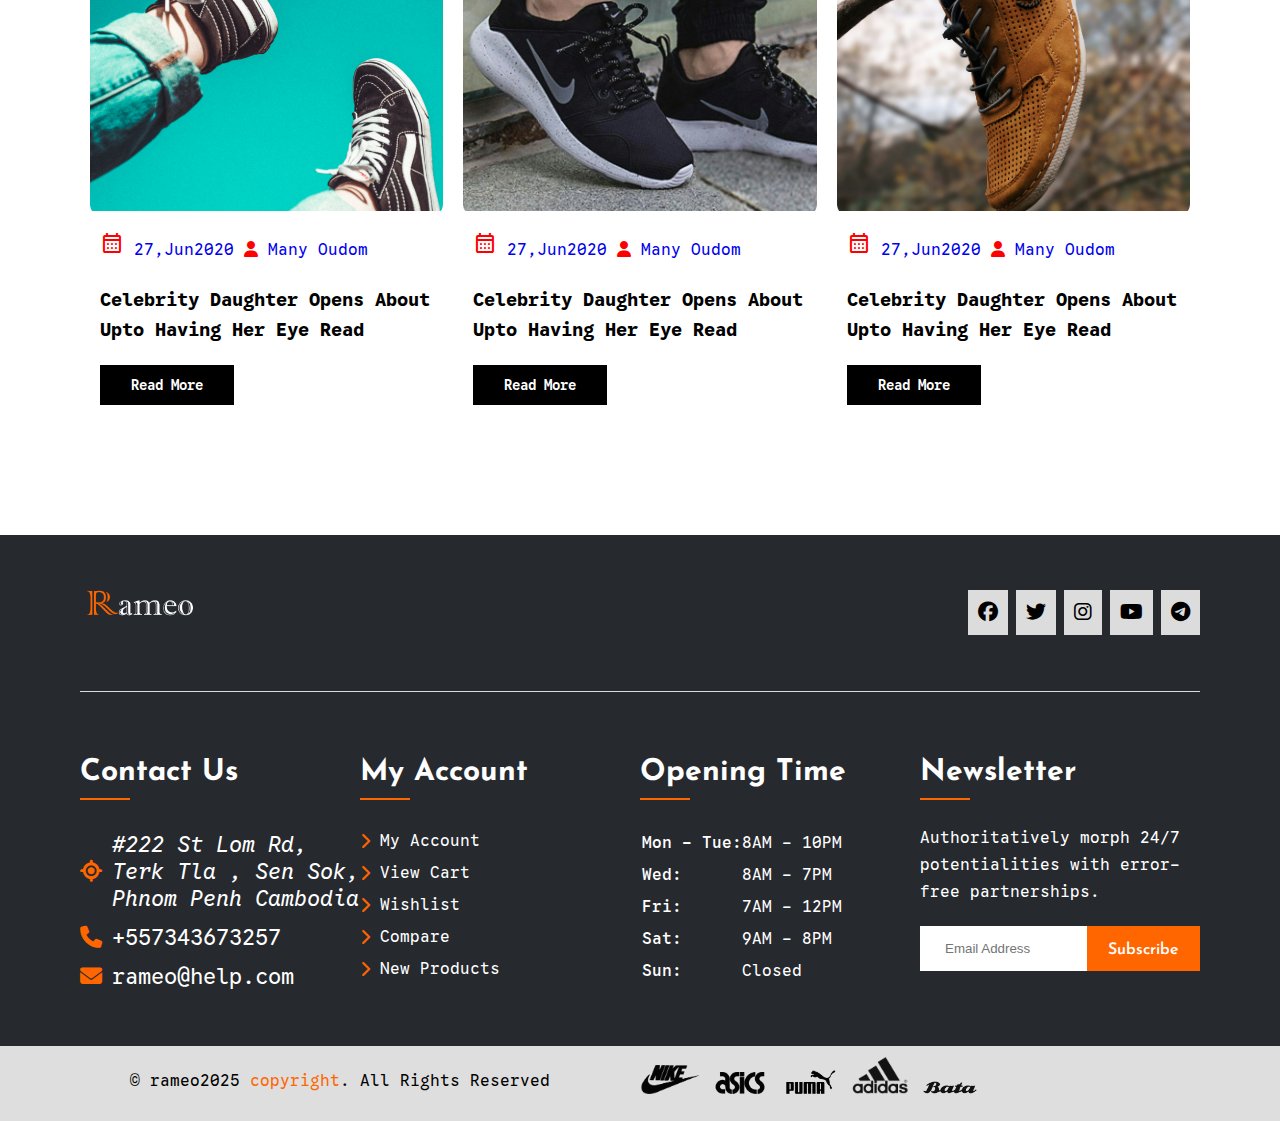
<file: about.html>
<!DOCTYPE html>
<html lang="en">

<head>
    <meta charset="UTF-8" />
    <meta name="viewport" content="width=device-width, initial-scale=1.0" />
    <title>About Page Shoes Collection Store - Ecommerce Website</title>

    <link rel="stylesheet"
        href="https://fonts.googleapis.com/css2?family=Material+Symbols+Outlined:opsz,wght,FILL,GRAD@24,400,0,0&icon_names=calendar_month" />
    <!-- link style  -->
    <link rel="stylesheet" href="about.css" />

    <!-- link font awesome -->
    <link rel="stylesheet" href="https://cdnjs.cloudflare.com/ajax/libs/font-awesome/6.5.1/css/all.min.css" />

    <!-- <link rel="stylesheet" href="https://cdnjs.cloudflare.com/ajax/libs/font-awesome/4.7.0/css/font-awesome.min.css" /> -->

    <!-- link font google  -->
    <link rel="preconnect" href="https://fonts.googleapis.com" />
    <link rel="preconnect" href="https://fonts.gstatic.com" crossorigin />
    <link
        href="https://fonts.googleapis.com/css2?family=Allerta+Stencil&family=Amarna:ital,wght@0,100..700;1,100..700&family=BBH+Hegarty&family=Bitcount+Prop+Single:wght@100..900&family=Ga+Maamli&family=Google+Sans+Code:ital,wght@0,300..800;1,300..800&family=Josefin+Sans:ital,wght@0,100..700;1,100..700&family=Kalnia+Glaze:wght@100..700&family=Koulen&family=League+Spartan:wght@100..900&family=Libre+Baskerville:ital,wght@0,400..700;1,400..700&family=Moul&family=Open+Sans:ital,wght@0,300..800;1,300..800&family=Playfair+Display+SC:ital,wght@0,400;0,700;0,900;1,400;1,700;1,900&display=swap"
        rel="stylesheet" />
    <!-- <link rel="stylesheet" href="/favicon.svg"> -->
    <!-- <link rel="shortcut icon" href="/favicon.ico" type="image/svg+xml" /> -->
</head>

<body id="top">
    <!-- header  -->

    <div id="search-bar">
        <a href="#" id="close-icon">
            <i class="fa-solid fa-times"></i>
        </a>
        <div class="search-input">
            <p>Start typing and press Enter to search </p>
            <div class="input">
                <input type="search" placeholder="Search entire store">
                <a href="#" id="search-btn"><i class="fa-solid fa-search"></i></a>
            </div>
        </div>
    </div>
    <header id="header" class="section-p2">
        <div class="logo">
            <a href="index.html"><img src="images/RameoLogo.png" alt="logo" /> </a>
        </div>

        <div class="navbar">
            <ul id="navbar-list">
                <li id="nav-link"><a href="index.html">Home</a></li>
                <li id="nav-link"><a href="shop.html">Shop</a></li>
                <li id="nav-link"><a href="page.html">Page</a></li>
                <li id="nav-link"><a href="blog.html">Blog</a></li>
                <li id="nav-link"><a href="about.html" class="active">About</a></li>
                <li id="nav-link"><a href="contact.html">Contact</a></li>
                <li class="close">
                    <a href="#" id="close" class="icon-link">Menu <i class="fa fa-times"></i></a>
                </li>
                <li>
                    <a href="#" id="nav-search" class="icon-link"><i class="fa-solid fa-search"></i></a>
                </li>
                <li>
                    <a href="#" id="nav-heart" class="icon-link"><i class="fa-solid fa-heart"></i></a>
                </li>
                <li>
                    <a href="cart.html" id="lg-bag" class="icon-link"><i class="fa fa-shopping-bag"></i></a>
                </li>

            </ul>
        </div>

        <div id="mobile">
            <a href="#" id="nav-search2"><i class="fa-solid fa-search"></i></a>
            <a href="#" id="heart"><i class="fa-solid fa-heart"></i></a>
            <a href="cart.html" id="bag"><i class="fa fa-shopping-bag"></i></a>
            <a href="#" id="bar"><i class="fa fa-bars"></i></a>
        </div>
    </header>

    <!-- hero  -->
    <section id="hero" class="section-p2">
        <h1>About US</h1>
        <h4>On all products Here</h4>
        <p>Save more with coupons & up to 70% off!</p>
    </section>


    <!-- BANNER -->
    <section id="banner" class="section-m1 section-p2">
        <div class="banner-text">
            <h3>Smart Life</h3>
            <h1>With Smart Shoes</h1>
            <h4>Lorem ipsum dolor sit amet, consectetur adipisicing elit, sed do eiusmol tempor incididunt ut labore et
                dolore magna aliqua. Ut enim ad minivel quis nostrud exercitation ullamco laboris nisi ut aliquip ex ea
                commodo consequat.
                Contact Us</h4>
        </div>
        <div class="banner-img">
            <img src="images/Collection2-Mens Nike Air Max 270_white_black-university Red Bv2523-100-size 9_5.jpg"
                alt="" />
        </div>
    </section>

    <!-- BANNER -->
    <section id="banner" class="section-m1">
        <div class="banner-img">
            <img src="images/insta8.jpg" alt="" />
        </div>
        <div class="banner-text">
            <h3>Saving 50%</h3>
            <h2>All Online Store</h2>
            <h4>Offer Available All Shoes & Products</h4>
            <button class="normal">Shop Now</button>
        </div>
    </section>


    <!-- OUR TEAM  -->
    <section id="team-section" class="section-p2">
        <h2>Our Team</h2>
        <p>There are many variations of passages of Lorem Ipsum available</p>
        <div class="team-container">
            <div class="team1">
                <div class="team-img">
                    <img src="images/team1.png" alt="" />

                    <div class="team-social">
                        <a href="#"><i class="fab fa-facebook-f"></i></a>
                        <a href="#"><i class="fab fa-telegram"></i></a>
                        <a href="#"><i class="fab fa-github"></i></a>
                    </div>
                </div>
                <div class="team-text">
                    <h3><a href="#">Jander Durham</a></h3>
                    <h4>Developer</h4>
                </div>
            </div>
            <div class="team1">
                <div class="team-img">
                    <img src="images/team2.png" alt="" />
                    <div class="team-social">
                        <a href="#"><i class="fab fa-facebook-f"></i></a>
                        <a href="#"><i class="fab fa-telegram"></i></a>
                        <a href="#"><i class="fab fa-github"></i></a>
                    </div>
                </div>
                <div class="team-text">
                    <h3><a href="#">Jaren Hammer</a></h3>
                    <h4>Team Member</h4>
                </div>
            </div>
            <div class="team1">
                <div class="team-img">
                    <img src="images/team3.png" alt="" />

                    <div class="team-social">
                        <a href="#"><i class="fab fa-facebook-f"></i></a>
                        <a href="#"><i class="fab fa-telegram"></i></a>
                        <a href="#"><i class="fab fa-github"></i></a>
                    </div>
                </div>
                <div class="team-text">
                    <h3><a href="#">Nurdan Deankel</a></h3>
                    <h4>Team Member</h4>
                </div>

            </div>
            <div class="team1">
                <div class="team-img">
                    <img src="images/team1.png" alt="" />

                    <div class="team-social">
                    <a href="#"><i class="fab fa-facebook-f"></i></a>
                    <a href="#"><i class="fab fa-telegram"></i></a>
                    <a href="#"><i class="fab fa-github"></i></a>
                </div>
                </div>
                <div class="team-text">
                    <h3><a href="#">Sok Pisey</a></h3>
                    <h4>Team Member</h4>
                </div>
                
            </div>
        </div>
    </section>

    <!-- BLOG SECTION  -->
    <section id="blog" class="section-p2">
        <h2>Latest Blog</h2>
        <p>There are many variations of passages of Lorem Ipsum available</p>
        <div class="blog-container">
            <div class="blog-1">
                <div class="blog-img">
                    <img src="images/blogB.jpg" alt="" />
                </div>
                <div class="blog-text">
                    <p>
                        <span class="material-symbols-outlined"> calendar_month </span>
                        <a href="#">27,Jun2020 </a>
                        <i class="fa fa-user"></i> <a href="#">Many Oudom</a>
                    </p>
                    <h3>Celebrity Daughter Opens About Upto Having Her Eye Read</h3>
                    <button class="blog-btn">Read More</button>
                </div>
            </div>
            <div class="blog-1">
                <div class="blog-img">
                    <img src="images/blog1.jpg" alt="" />
                </div>
                <div class="blog-text">
                    <p>
                        <span class="material-symbols-outlined"> calendar_month </span>
                        <a href="#">27,Jun2020 </a>
                        <i class="fa fa-user"></i> <a href="#">Many Oudom</a>
                    </p>
                    </p>
                    <h3>Celebrity Daughter Opens About Upto Having Her Eye Read</h3>
                    <button class="blog-btn">Read More</button>
                </div>
            </div>
            <div class="blog-1">
                <div class="blog-img">
                    <img src="images/blogA.jpg" alt="" />
                </div>
                <div class="blog-text">
                    <p>
                        <span class="material-symbols-outlined"> calendar_month </span>
                        <a href="#">27,Jun2020 </a>
                        <i class="fa fa-user"></i> <a href="#">Many Oudom</a>
                    </p>
                    </p>
                    <h3>Celebrity Daughter Opens About Upto Having Her Eye Read</h3>
                    <button class="blog-btn">Read More</button>
                </div>
            </div>
        </div>
    </section>


    <!-- 
    - #FOOTER
  -->

    <footer class="footer" id="contact">
        <div class="footer-top section  section-p2">
            <div class="container">
                <div class="footer-brand">
                    <a href="#" class="logo">
                        <img src="images/RameoLogoWhite.png" alt="logo" />
                    </a>
                    <ul class="social-list">
                        <li>
                            <a href="#" class="social-link">
                                <i class="fa-brands fa-facebook"></i>
                            </a>
                        </li>

                        <li>
                            <a href="#" class="social-link">
                                <i class="fa-brands fa-twitter"></i>
                            </a>
                        </li>

                        <li>
                            <a href="#" class="social-link">
                                <i class="fa-brands fa-instagram"></i>
                            </a>
                        </li>

                        <li>
                            <a href="#" class="social-link">
                                <i class="fa-brands fa-youtube"></i>

                            </a>
                        <li>
                            <a href="#" class="social-link">
                                <i class="fa-brands fa-telegram"></i>

                            </a>
                        </li>

                    </ul>
                </div>

                <div class="footer-link-box">
                    <ul class="footer-list">
                        <li>
                            <p class="footer-list-title">Contact Us</p>
                        </li>

                        <li>
                            <address class="footer-link">
                                <i class="fa fa-location"></i>

                                <span class="footer-link-text">
                                    #222 St Lom Rd, Terk Tla , Sen Sok, Phnom Penh Cambodia
                                </span>
                            </address>
                        </li>

                        <li>
                            <a href="tel:+855973918206" class="footer-link">
                                <!-- <i class="fas fa-phone"></i> -->
                                <i class="fa fa-phone"></i>

                                <span class="footer-link-text">+557343673257</span>
                            </a>
                        </li>

                        <li>
                            <a href="mailto:footcap@help.com" class="footer-link">
                                <i class="fa fa-envelope"></i>
                                <span class="footer-link-text">rameo@help.com</span>
                            </a>
                        </li>
                    </ul>

                    <ul class="footer-list">
                        <li>
                            <p class="footer-list-title">My Account</p>
                        </li>

                        <li>
                            <a href="#" class="footer-link">
                                <i class="fa-solid fa-chevron-right"></i>

                                <span class="footer-link-text">My Account</span>
                            </a>
                        </li>

                        <li>
                            <a href="#" class="footer-link">
                                <i class="fa-solid fa-chevron-right"></i>

                                <span class="footer-link-text">View Cart</span>
                            </a>
                        </li>

                        <li>
                            <a href="#" class="footer-link">
                                <i class="fa-solid fa-chevron-right"></i>

                                <span class="footer-link-text">Wishlist</span>
                            </a>
                        </li>

                        <li>
                            <a href="#" class="footer-link">
                                <i class="fa-solid fa-chevron-right"></i>

                                <span class="footer-link-text">Compare</span>
                            </a>
                        </li>

                        <li>
                            <a href="#" class="footer-link">
                                <i class="fa-solid fa-chevron-right"></i>

                                <span class="footer-link-text">New Products</span>
                            </a>
                        </li>
                    </ul>

                    <div class="footer-list">
                        <p class="footer-list-title">Opening Time</p>

                        <table class="footer-table">
                            <tbody>
                                <tr class="table-row">
                                    <th class="table-head" scope="row">Mon - Tue:</th>

                                    <td class="table-data">8AM - 10PM</td>
                                </tr>

                                <tr class="table-row">
                                    <th class="table-head" scope="row">Wed:</th>

                                    <td class="table-data">8AM - 7PM</td>
                                </tr>

                                <tr class="table-row">
                                    <th class="table-head" scope="row">Fri:</th>

                                    <td class="table-data">7AM - 12PM</td>
                                </tr>

                                <tr class="table-row">
                                    <th class="table-head" scope="row">Sat:</th>

                                    <td class="table-data">9AM - 8PM</td>
                                </tr>

                                <tr class="table-row">
                                    <th class="table-head" scope="row">Sun:</th>

                                    <td class="table-data">Closed</td>
                                </tr>
                            </tbody>
                        </table>
                    </div>

                    <div class="footer-list">
                        <p class="footer-list-title">Newsletter</p>

                        <p class="newsletter-text">
                            Authoritatively morph 24/7 potentialities with error-free
                            partnerships.
                        </p>

                        <form action="" class="newsletter-form">
                            <input type="email" name="email" required placeholder="Email Address"
                                class="newsletter-input" />

                            <button type="submit" class="normal btn-primary">Subscribe</button>
                        </form>
                    </div>
                </div>
            </div>
        </div>

        <div class="footer-bottom">
            <div class="container">
                <p class="copyright">
                    &copy; rameo2025 <a href="#" class="copyright-link">copyright</a>.
                    All Rights Reserved
                </p>
            </div>
            <div class="container-img">
                <img src="images/sponsor-1.png" alt="">
                <img src="images/sponsor-2.png" alt="">
                <img src="images/sponsor-3.png" alt="">
                <img src="images/sponsor-4.png" alt="">
                <img src="images/sponsor-5.png" alt="">
            </div>
        </div>
    </footer>

    <!-- 
    - #GO TO TOP
  -->

    <a href="#top" class="go-top-btn active" data-go-top>
        <i class="fa fa-arrow-up"></i>
    </a>

    <!-- link JavaScript -->
    <script src="script.js"></script>
</body>

</html>
</file>
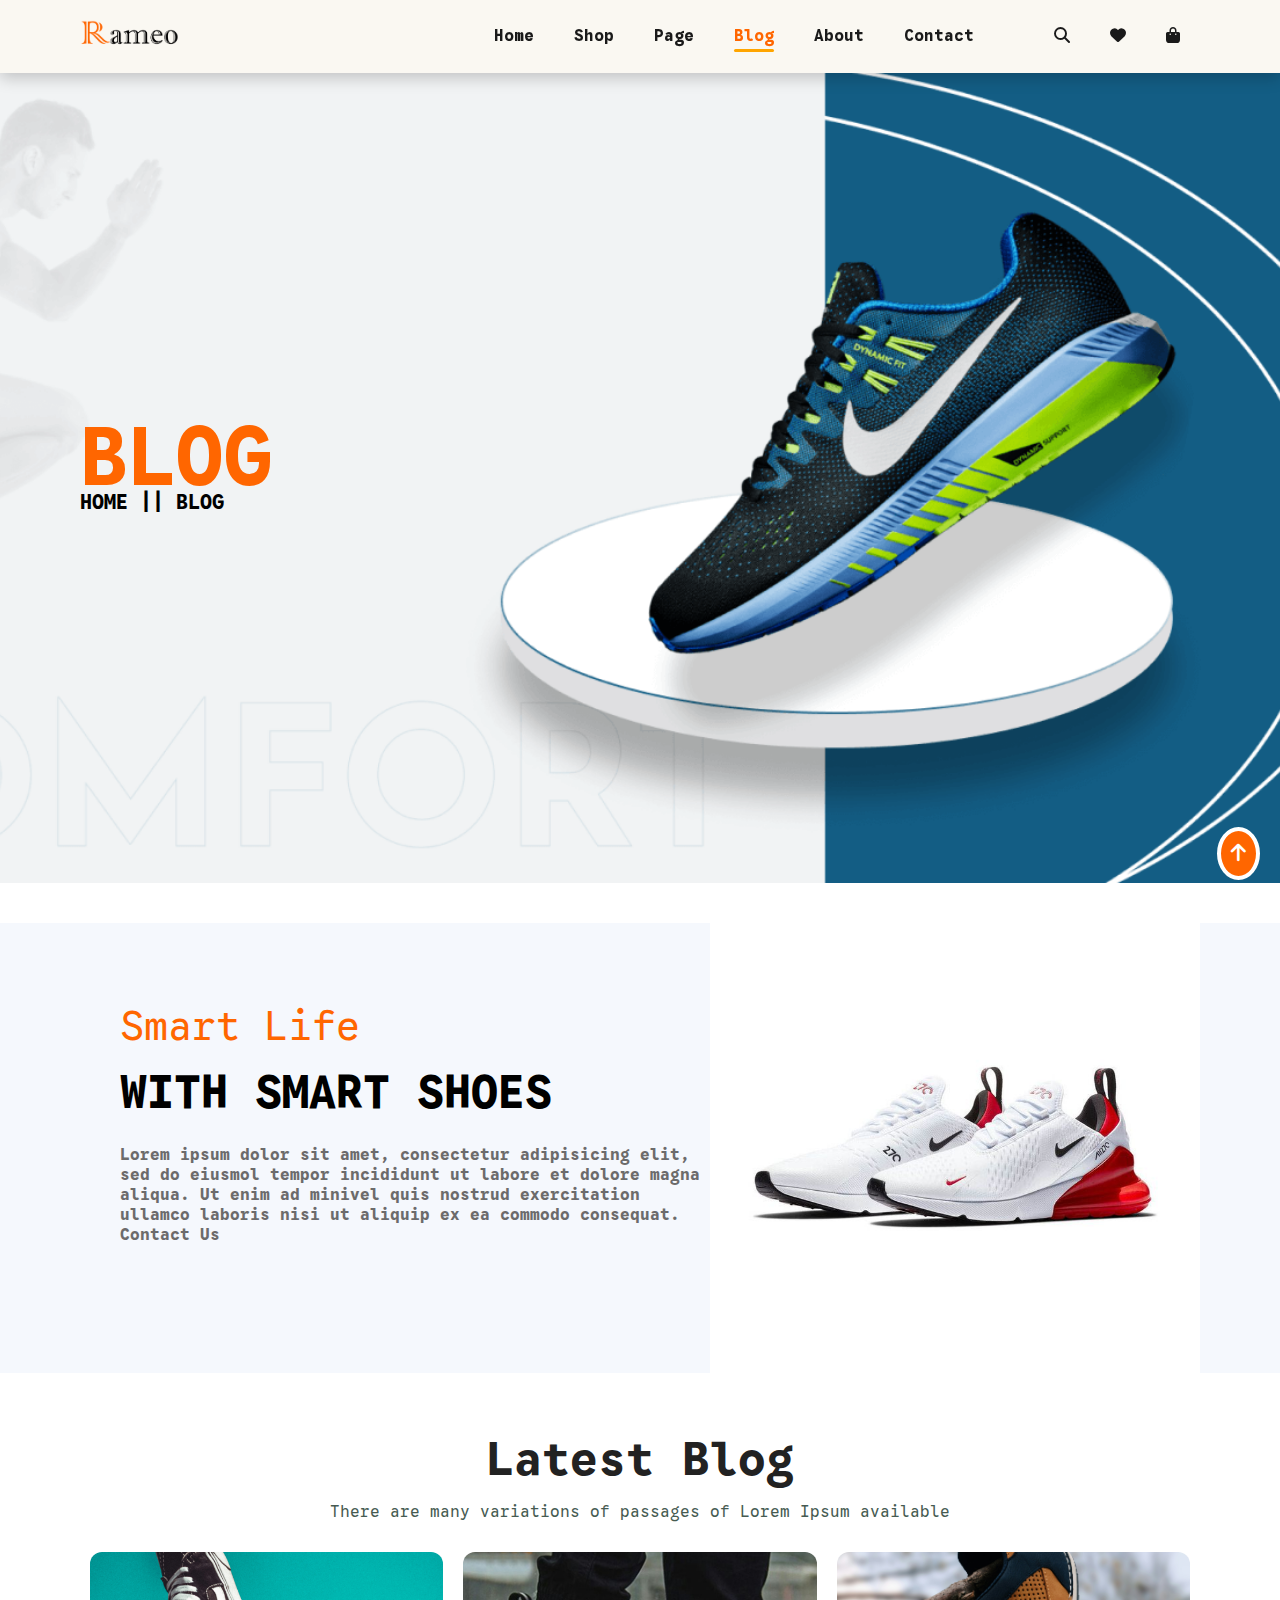
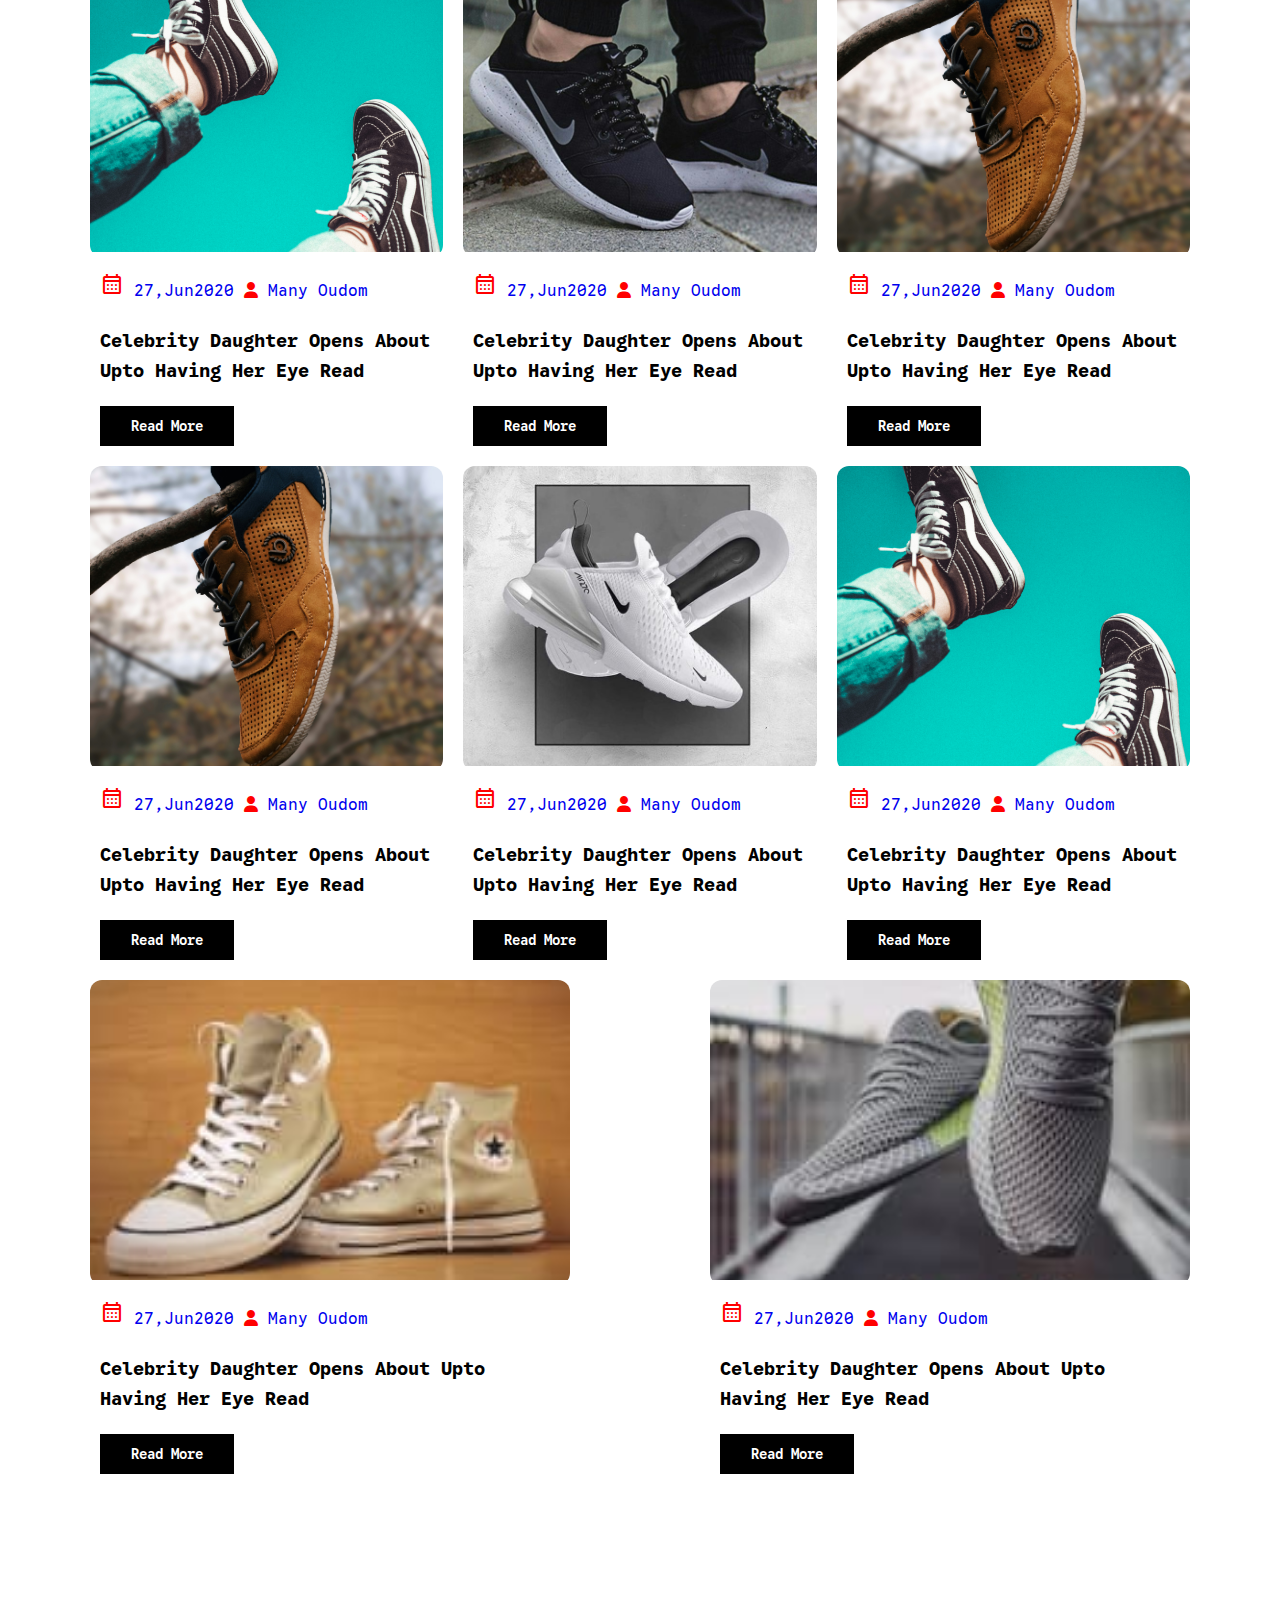
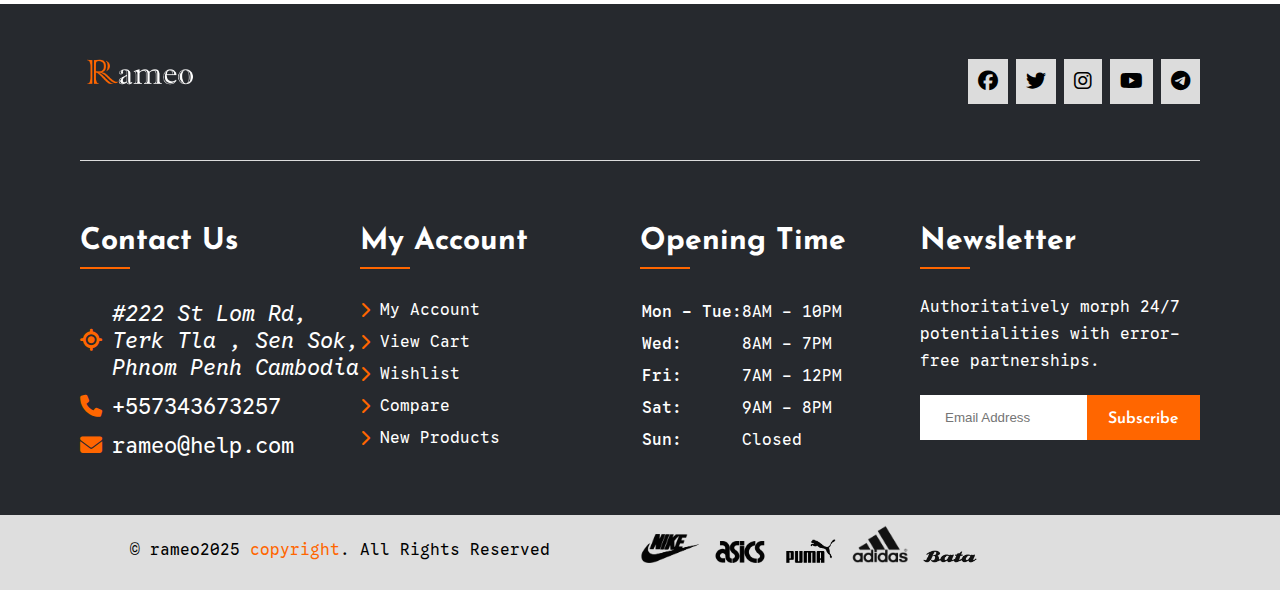
<file: blog.html>
<!DOCTYPE html>
<html lang="en">

<head>
    <meta charset="UTF-8" />
    <meta name="viewport" content="width=device-width, initial-scale=1.0" />
    <title>About Page Shoes Collection Store - Ecommerce Website</title>

    <link rel="stylesheet"
        href="https://fonts.googleapis.com/css2?family=Material+Symbols+Outlined:opsz,wght,FILL,GRAD@24,400,0,0&icon_names=calendar_month" />
    <!-- link style  -->
    <link rel="stylesheet" href="about.css" />

    <!-- link font awesome -->
    <link rel="stylesheet" href="https://cdnjs.cloudflare.com/ajax/libs/font-awesome/6.5.1/css/all.min.css" />

    <!-- <link rel="stylesheet" href="https://cdnjs.cloudflare.com/ajax/libs/font-awesome/4.7.0/css/font-awesome.min.css" /> -->

    <!-- link font google  -->
    <link rel="preconnect" href="https://fonts.googleapis.com" />
    <link rel="preconnect" href="https://fonts.gstatic.com" crossorigin />
    <link
        href="https://fonts.googleapis.com/css2?family=Allerta+Stencil&family=Amarna:ital,wght@0,100..700;1,100..700&family=BBH+Hegarty&family=Bitcount+Prop+Single:wght@100..900&family=Ga+Maamli&family=Google+Sans+Code:ital,wght@0,300..800;1,300..800&family=Josefin+Sans:ital,wght@0,100..700;1,100..700&family=Kalnia+Glaze:wght@100..700&family=Koulen&family=League+Spartan:wght@100..900&family=Libre+Baskerville:ital,wght@0,400..700;1,400..700&family=Moul&family=Open+Sans:ital,wght@0,300..800;1,300..800&family=Playfair+Display+SC:ital,wght@0,400;0,700;0,900;1,400;1,700;1,900&display=swap"
        rel="stylesheet" />
    <!-- <link rel="stylesheet" href="/favicon.svg"> -->
    <!-- <link rel="shortcut icon" href="/favicon.ico" type="image/svg+xml" /> -->
</head>

<body id="top">
    <!-- header  -->

    <div id="search-bar">
        <a href="#" id="close-icon">
            <i class="fa-solid fa-times"></i>
        </a>
        <div class="search-input">
            <p>Start typing and press Enter to search </p>
            <div class="input">
                <input type="search" placeholder="Search entire store">
                <a href="#" id="search-btn"><i class="fa-solid fa-search"></i></a>
            </div>
        </div>
    </div>
    <header id="header" class="section-p2">
        <div class="logo">
            <a href="index.html"><img src="images/RameoLogo.png" alt="logo" /> </a>
        </div>

        <div class="navbar">
            <ul id="navbar-list">
                <li id="nav-link"><a href="index.html">Home</a></li>
                <li id="nav-link"><a href="shop.html">Shop</a></li>
                <li id="nav-link"><a href="page.html">Page</a></li>
                <li id="nav-link"><a href="blog.html" class="active">Blog</a></li>
                <li id="nav-link"><a href="about.html" >About</a></li>
                <li id="nav-link"><a href="contact.html">Contact</a></li>
                <li class="close">
                    <a href="#" id="close" class="icon-link">Menu <i class="fa fa-times"></i></a>
                </li>
                <li>
                    <a href="#" id="nav-search" class="icon-link"><i class="fa-solid fa-search"></i></a>
                </li>
                <li>
                    <a href="#" id="nav-heart" class="icon-link"><i class="fa-solid fa-heart"></i></a>
                </li>
                <li>
                    <a href="cart.html" id="lg-bag" class="icon-link"><i class="fa fa-shopping-bag"></i></a>
                </li>

            </ul>
        </div>

        <div id="mobile">
            <a href="#" id="nav-search2"><i class="fa-solid fa-search"></i></a>
            <a href="#" id="heart"><i class="fa-solid fa-heart"></i></a>
            <a href="cart.html" id="bag"><i class="fa fa-shopping-bag"></i></a>
            <a href="#" id="bar"><i class="fa fa-bars"></i></a>
        </div>
    </header>

    <!-- hero  -->
    <section id="hero" class="section-p2">
        <h1>BLOG</h1>
        <h4>HOME || BLOG</h4>
    </section>


    <!-- BANNER -->
    <section id="banner" class="section-m1 section-p2">
        <div class="banner-text">
            <h3>Smart Life</h3>
            <h1>With Smart Shoes</h1>
            <h4>Lorem ipsum dolor sit amet, consectetur adipisicing elit, sed do eiusmol tempor incididunt ut labore et
                dolore magna aliqua. Ut enim ad minivel quis nostrud exercitation ullamco laboris nisi ut aliquip ex ea
                commodo consequat.
                Contact Us</h4>
        </div>
        <div class="banner-img">
            <img src="images/Collection2-Mens Nike Air Max 270_white_black-university Red Bv2523-100-size 9_5.jpg"
                alt="" />
        </div>
    </section>

    <!-- BLOG SECTION  -->
    <section id="blog" class="section-p2">
        <h2>Latest Blog</h2>
        <p>There are many variations of passages of Lorem Ipsum available</p>
        <div class="blog-container">
            <div class="blog-1">
                <div class="blog-img">
                    <img src="images/blogB.jpg" alt="" />
                </div>
                <div class="blog-text">
                    <p>
                        <span class="material-symbols-outlined"> calendar_month </span>
                        <a href="#">27,Jun2020 </a>
                        <i class="fa fa-user"></i> <a href="#">Many Oudom</a>
                    </p>
                    <h3>Celebrity Daughter Opens About Upto Having Her Eye Read</h3>
                    <button class="blog-btn">Read More</button>
                </div>
            </div>
            <div class="blog-1">
                <div class="blog-img">
                    <img src="images/blog1.jpg" alt="" />
                </div>
                <div class="blog-text">
                    <p>
                        <span class="material-symbols-outlined"> calendar_month </span>
                        <a href="#">27,Jun2020 </a>
                        <i class="fa fa-user"></i> <a href="#">Many Oudom</a>
                    </p>
                    </p>
                    <h3>Celebrity Daughter Opens About Upto Having Her Eye Read</h3>
                    <button class="blog-btn">Read More</button>
                </div>
            </div>
            <div class="blog-1">
                <div class="blog-img">
                    <img src="images/blogA.jpg" alt="" />
                </div>
                <div class="blog-text">
                    <p>
                        <span class="material-symbols-outlined"> calendar_month </span>
                        <a href="#">27,Jun2020 </a>
                        <i class="fa fa-user"></i> <a href="#">Many Oudom</a>
                    </p>
                    </p>
                    <h3>Celebrity Daughter Opens About Upto Having Her Eye Read</h3>
                    <button class="blog-btn">Read More</button>
                </div>
            </div>
            <div class="blog-1">
                <div class="blog-img">
                    <img src="images/blogA.jpg" alt="" />
                </div>
                <div class="blog-text">
                    <p>
                        <span class="material-symbols-outlined"> calendar_month </span>
                        <a href="#">27,Jun2020 </a>
                        <i class="fa fa-user"></i> <a href="#">Many Oudom</a>
                    </p>
                    </p>
                    <h3>Celebrity Daughter Opens About Upto Having Her Eye Read</h3>
                    <button class="blog-btn">Read More</button>
                </div>
            </div>
            <div class="blog-1">
                <div class="blog-img">
                    <img src="images/collection1.jpg" alt="" />
                </div>
                <div class="blog-text">
                    <p>
                        <span class="material-symbols-outlined"> calendar_month </span>
                        <a href="#">27,Jun2020 </a>
                        <i class="fa fa-user"></i> <a href="#">Many Oudom</a>
                    </p>
                    </p>
                    <h3>Celebrity Daughter Opens About Upto Having Her Eye Read</h3>
                    <button class="blog-btn">Read More</button>
                </div>
            </div>
            <div class="blog-1">
                <div class="blog-img">
                    <img src="images/blogB.jpg" alt="" />
                </div>
                <div class="blog-text">
                    <p>
                        <span class="material-symbols-outlined"> calendar_month </span>
                        <a href="#">27,Jun2020 </a>
                        <i class="fa fa-user"></i> <a href="#">Many Oudom</a>
                    </p>
                    </p>
                    <h3>Celebrity Daughter Opens About Upto Having Her Eye Read</h3>
                    <button class="blog-btn">Read More</button>
                </div>
            </div>
            <div class="blog-1">
                <div class="blog-img">
                    <img src="images/insta-5.jpg" alt="" />
                </div>
                <div class="blog-text">
                    <p>
                        <span class="material-symbols-outlined"> calendar_month </span>
                        <a href="#">27,Jun2020 </a>
                        <i class="fa fa-user"></i> <a href="#">Many Oudom</a>
                    </p>
                    </p>
                    <h3>Celebrity Daughter Opens About Upto Having Her Eye Read</h3>
                    <button class="blog-btn">Read More</button>
                </div>
            </div>
            <div class="blog-1">
                <div class="blog-img">
                    <img src="images/insta-6.jpg" alt="" />
                </div>
                <div class="blog-text">
                    <p>
                        <span class="material-symbols-outlined"> calendar_month </span>
                        <a href="#">27,Jun2020 </a>
                        <i class="fa fa-user"></i> <a href="#">Many Oudom</a>
                    </p>
                    </p>
                    <h3>Celebrity Daughter Opens About Upto Having Her Eye Read</h3>
                    <button class="blog-btn">Read More</button>
                </div>
            </div>
        </div>
    </section>


    <!-- 
    - #FOOTER
  -->

    <footer class="footer" id="contact">
        <div class="footer-top section  section-p2">
            <div class="container">
                <div class="footer-brand">
                    <a href="#" class="logo">
                        <img src="images/RameoLogoWhite.png" alt="logo" />
                    </a>
                    <ul class="social-list">
                        <li>
                            <a href="#" class="social-link">
                                <i class="fa-brands fa-facebook"></i>
                            </a>
                        </li>

                        <li>
                            <a href="#" class="social-link">
                                <i class="fa-brands fa-twitter"></i>
                            </a>
                        </li>

                        <li>
                            <a href="#" class="social-link">
                                <i class="fa-brands fa-instagram"></i>
                            </a>
                        </li>

                        <li>
                            <a href="#" class="social-link">
                                <i class="fa-brands fa-youtube"></i>

                            </a>
                        <li>
                            <a href="#" class="social-link">
                                <i class="fa-brands fa-telegram"></i>

                            </a>
                        </li>

                    </ul>
                </div>

                <div class="footer-link-box">
                    <ul class="footer-list">
                        <li>
                            <p class="footer-list-title">Contact Us</p>
                        </li>

                        <li>
                            <address class="footer-link">
                                <i class="fa fa-location"></i>

                                <span class="footer-link-text">
                                    #222 St Lom Rd, Terk Tla , Sen Sok, Phnom Penh Cambodia
                                </span>
                            </address>
                        </li>

                        <li>
                            <a href="tel:+855973918206" class="footer-link">
                                <!-- <i class="fas fa-phone"></i> -->
                                <i class="fa fa-phone"></i>

                                <span class="footer-link-text">+557343673257</span>
                            </a>
                        </li>

                        <li>
                            <a href="mailto:footcap@help.com" class="footer-link">
                                <i class="fa fa-envelope"></i>
                                <span class="footer-link-text">rameo@help.com</span>
                            </a>
                        </li>
                    </ul>

                    <ul class="footer-list">
                        <li>
                            <p class="footer-list-title">My Account</p>
                        </li>

                        <li>
                            <a href="#" class="footer-link">
                                <i class="fa-solid fa-chevron-right"></i>

                                <span class="footer-link-text">My Account</span>
                            </a>
                        </li>

                        <li>
                            <a href="#" class="footer-link">
                                <i class="fa-solid fa-chevron-right"></i>

                                <span class="footer-link-text">View Cart</span>
                            </a>
                        </li>

                        <li>
                            <a href="#" class="footer-link">
                                <i class="fa-solid fa-chevron-right"></i>

                                <span class="footer-link-text">Wishlist</span>
                            </a>
                        </li>

                        <li>
                            <a href="#" class="footer-link">
                                <i class="fa-solid fa-chevron-right"></i>

                                <span class="footer-link-text">Compare</span>
                            </a>
                        </li>

                        <li>
                            <a href="#" class="footer-link">
                                <i class="fa-solid fa-chevron-right"></i>

                                <span class="footer-link-text">New Products</span>
                            </a>
                        </li>
                    </ul>

                    <div class="footer-list">
                        <p class="footer-list-title">Opening Time</p>

                        <table class="footer-table">
                            <tbody>
                                <tr class="table-row">
                                    <th class="table-head" scope="row">Mon - Tue:</th>

                                    <td class="table-data">8AM - 10PM</td>
                                </tr>

                                <tr class="table-row">
                                    <th class="table-head" scope="row">Wed:</th>

                                    <td class="table-data">8AM - 7PM</td>
                                </tr>

                                <tr class="table-row">
                                    <th class="table-head" scope="row">Fri:</th>

                                    <td class="table-data">7AM - 12PM</td>
                                </tr>

                                <tr class="table-row">
                                    <th class="table-head" scope="row">Sat:</th>

                                    <td class="table-data">9AM - 8PM</td>
                                </tr>

                                <tr class="table-row">
                                    <th class="table-head" scope="row">Sun:</th>

                                    <td class="table-data">Closed</td>
                                </tr>
                            </tbody>
                        </table>
                    </div>

                    <div class="footer-list">
                        <p class="footer-list-title">Newsletter</p>

                        <p class="newsletter-text">
                            Authoritatively morph 24/7 potentialities with error-free
                            partnerships.
                        </p>

                        <form action="" class="newsletter-form">
                            <input type="email" name="email" required placeholder="Email Address"
                                class="newsletter-input" />

                            <button type="submit" class="normal btn-primary">Subscribe</button>
                        </form>
                    </div>
                </div>
            </div>
        </div>

        <div class="footer-bottom">
            <div class="container">
                <p class="copyright">
                    &copy; rameo2025 <a href="#" class="copyright-link">copyright</a>.
                    All Rights Reserved
                </p>
            </div>
            <div class="container-img">
                <img src="images/sponsor-1.png" alt="">
                <img src="images/sponsor-2.png" alt="">
                <img src="images/sponsor-3.png" alt="">
                <img src="images/sponsor-4.png" alt="">
                <img src="images/sponsor-5.png" alt="">
            </div>
        </div>
    </footer>

    <!-- 
    - #GO TO TOP
  -->

    <a href="#top" class="go-top-btn active" data-go-top>
        <i class="fa fa-arrow-up"></i>
    </a>

    <!-- link JavaScript -->
    <script src="script.js"></script>
</body>

</html>
</file>
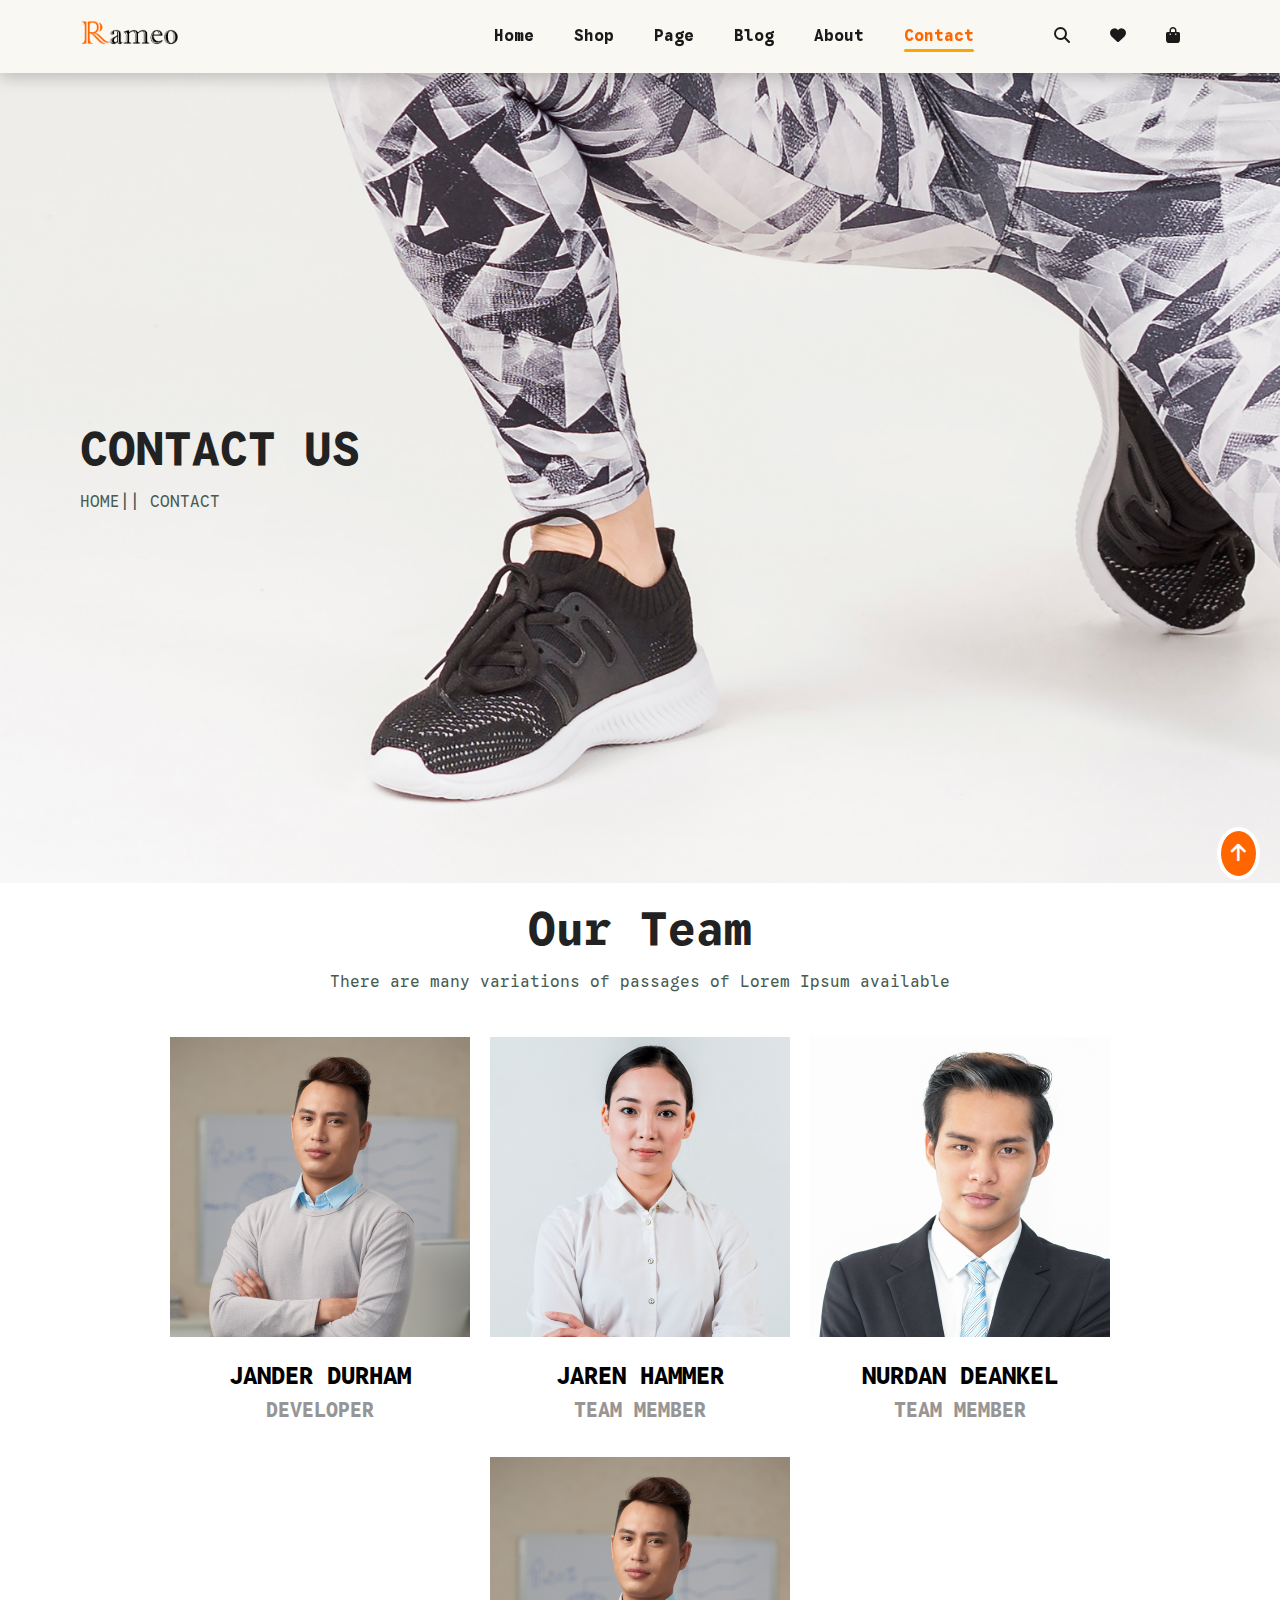
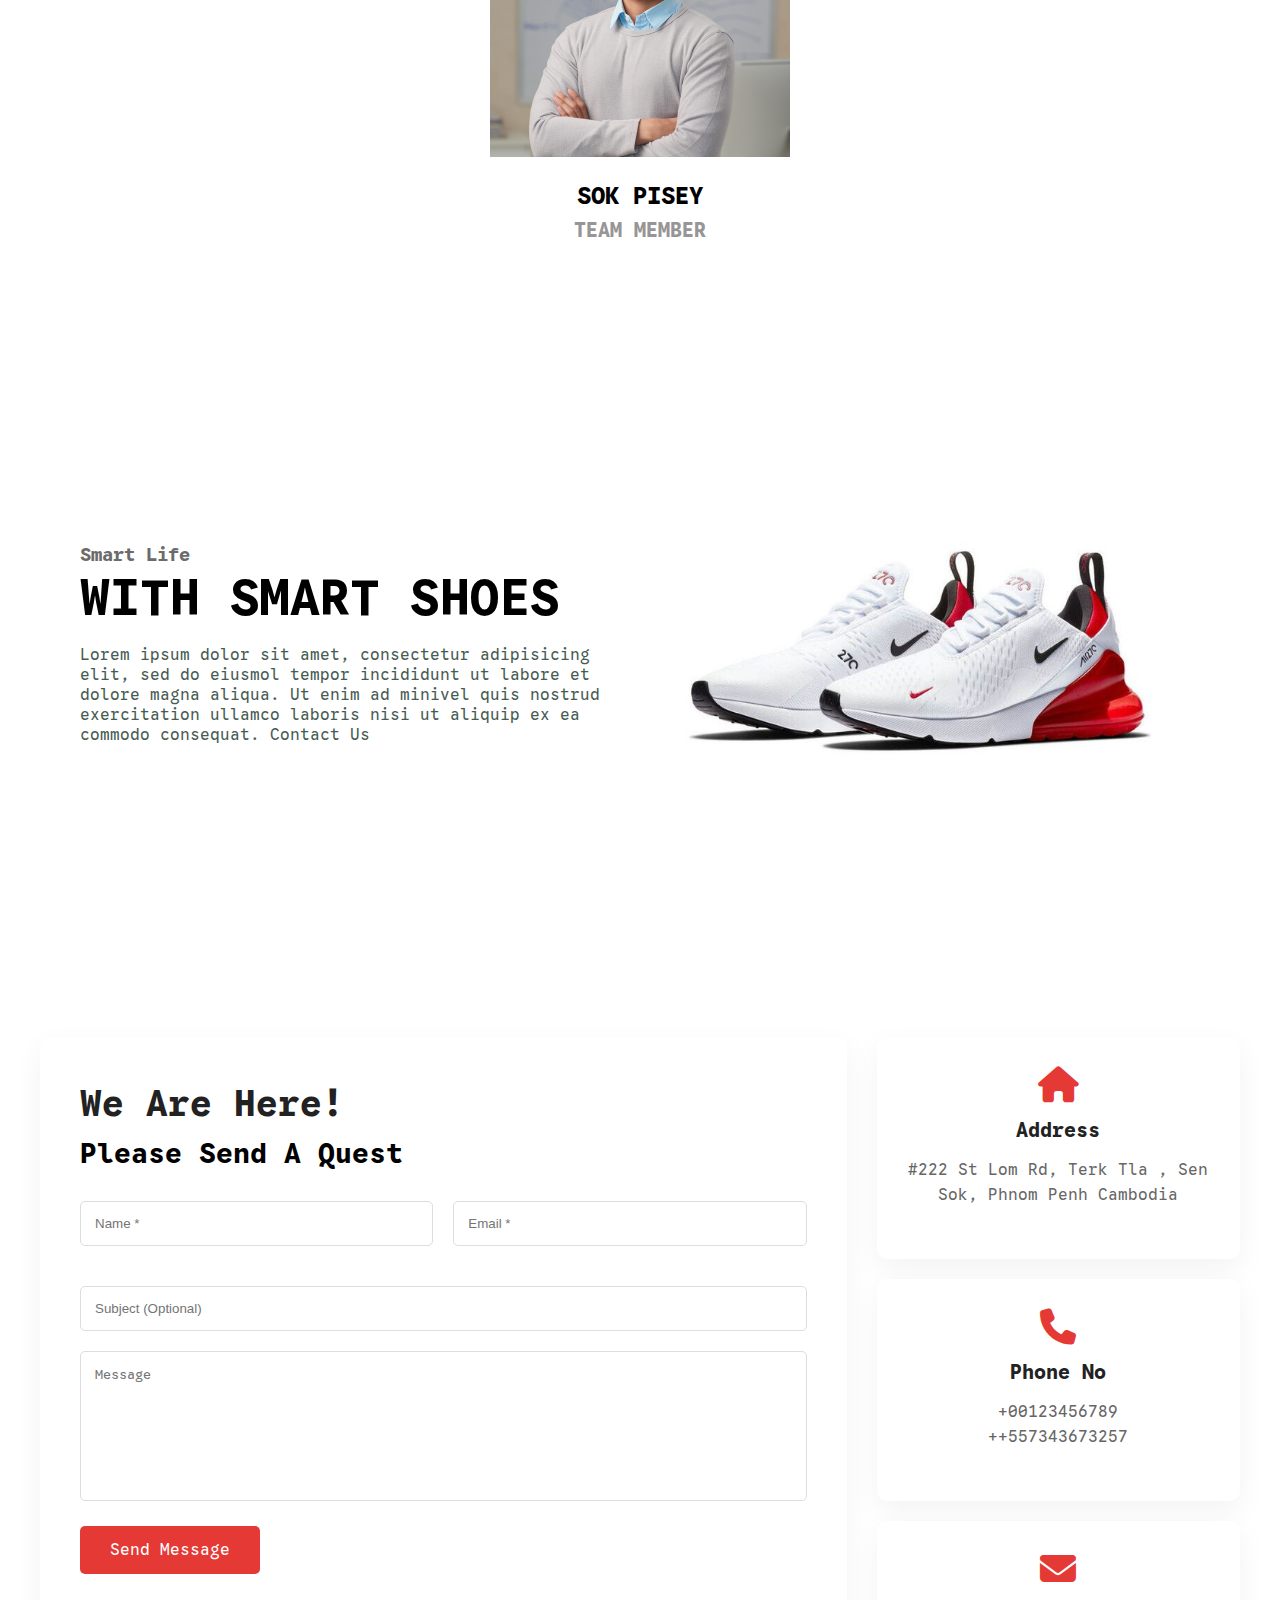
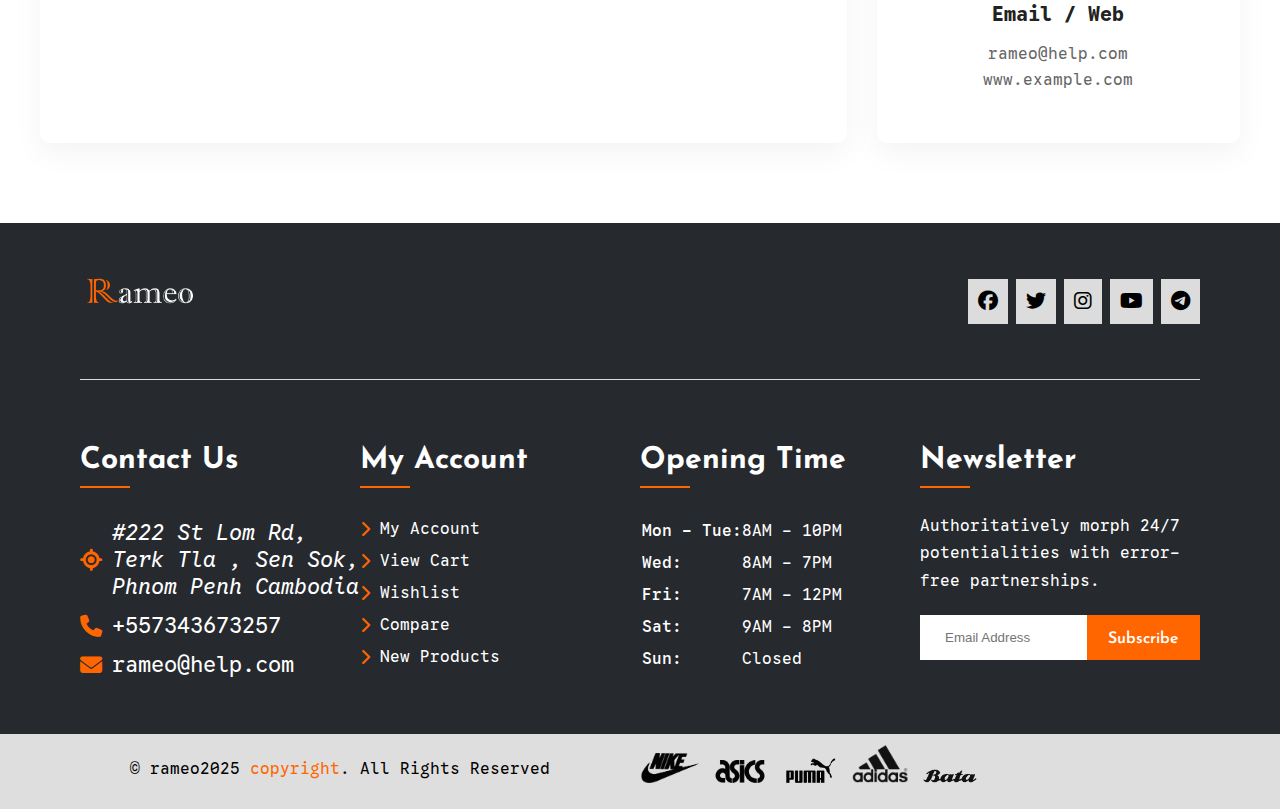
<file: contact.html>
<!DOCTYPE html>
<html lang="en">

<head>
    <meta charset="UTF-8" />
    <meta name="viewport" content="width=device-width, initial-scale=1.0" />
    <title>Contact Page Shoes Collection Store - Ecommerce Website</title>

    <link rel="stylesheet"
        href="https://fonts.googleapis.com/css2?family=Material+Symbols+Outlined:opsz,wght,FILL,GRAD@24,400,0,0&icon_names=calendar_month" />
    <!-- link style  -->
    <link rel="stylesheet" href="contact.css" />

    <!-- link font awesome -->
    <link rel="stylesheet" href="https://cdnjs.cloudflare.com/ajax/libs/font-awesome/6.5.1/css/all.min.css" />

    <!-- <link rel="stylesheet" href="https://cdnjs.cloudflare.com/ajax/libs/font-awesome/4.7.0/css/font-awesome.min.css" /> -->

    <!-- link font google  -->
    <link rel="preconnect" href="https://fonts.googleapis.com" />
    <link rel="preconnect" href="https://fonts.gstatic.com" crossorigin />
    <link
        href="https://fonts.googleapis.com/css2?family=Allerta+Stencil&family=Amarna:ital,wght@0,100..700;1,100..700&family=BBH+Hegarty&family=Bitcount+Prop+Single:wght@100..900&family=Ga+Maamli&family=Google+Sans+Code:ital,wght@0,300..800;1,300..800&family=Josefin+Sans:ital,wght@0,100..700;1,100..700&family=Kalnia+Glaze:wght@100..700&family=Koulen&family=League+Spartan:wght@100..900&family=Libre+Baskerville:ital,wght@0,400..700;1,400..700&family=Moul&family=Open+Sans:ital,wght@0,300..800;1,300..800&family=Playfair+Display+SC:ital,wght@0,400;0,700;0,900;1,400;1,700;1,900&display=swap"
        rel="stylesheet" />
    <!-- <link rel="stylesheet" href="/favicon.svg"> -->
    <!-- <link rel="shortcut icon" href="/favicon.ico" type="image/svg+xml" /> -->
</head>

<body id="top">
    <!-- header  -->

    <div id="search-bar">
        <a href="#" id="close-icon">
            <i class="fa-solid fa-times"></i>
        </a>
        <div class="search-input">
            <p>Start typing and press Enter to search </p>
            <div class="input">
                <input type="search" placeholder="Search entire store">
                <a href="#" id="search-btn"><i class="fa-solid fa-search"></i></a>
            </div>
        </div>
    </div>
    <header id="header" class="section-p2">
        <div class="logo">
            <a href="index.html"><img src="images/RameoLogo.png" alt="logo" /> </a>
        </div>

        <div class="navbar">
            <ul id="navbar-list">
                <li id="nav-link"><a href="index.html">Home</a></li>
                <li id="nav-link"><a href="shop.html">Shop</a></li>
                <li id="nav-link"><a href="page.html">Page</a></li>
                <li id="nav-link"><a href="blog.html">Blog</a></li>
                <li id="nav-link"><a href="about.html">About</a></li>
                <li id="nav-link"><a href="contact.html" class="active">Contact</a></li>
                <li class="close">
                    <a href="#" id="close" class="icon-link">Menu <i class="fa fa-times"></i></a>
                </li>
                <li>
                    <a href="#" id="nav-search" class="icon-link"><i class="fa-solid fa-search"></i></a>
                </li>
                <li>
                    <a href="#" id="nav-heart" class="icon-link"><i class="fa-solid fa-heart"></i></a>
                </li>
                <li>
                    <a href="cart.html" id="lg-bag" class="icon-link"><i class="fa fa-shopping-bag"></i></a>
                </li>

            </ul>
        </div>

        <div id="mobile">
            <a href="#" id="nav-search2"><i class="fa-solid fa-search"></i></a>
            <a href="#" id="heart"><i class="fa-solid fa-heart"></i></a>
            <a href="cart.html" id="bag"><i class="fa fa-shopping-bag"></i></a>
            <a href="#" id="bar"><i class="fa fa-bars"></i></a>
        </div>
    </header>

    <!-- hero  -->
    <section id="hero" class="section-p2">
        <h2>Contact US</h2>
        <p>HOME|| CONTACT</p>
    </section>

    <!-- OUR TEAM  -->
    <section id="team-section" class="section-p2">
        <h2>Our Team</h2>
        <p>There are many variations of passages of Lorem Ipsum available</p>
        <div class="team-container">
            <div class="team1">
                <div class="team-img">
                    <img src="images/team1.png" alt="" />

                    <div class="team-social">
                        <a href="#"><i class="fab fa-facebook-f"></i></a>
                        <a href="#"><i class="fab fa-telegram"></i></a>
                        <a href="#"><i class="fab fa-github"></i></a>
                    </div>
                </div>
                <div class="team-text">
                    <h3><a href="#">Jander Durham</a></h3>
                    <h4>Developer</h4>
                </div>
            </div>
            <div class="team1">
                <div class="team-img">
                    <img src="images/team2.png" alt="" />
                    <div class="team-social">
                        <a href="#"><i class="fab fa-facebook-f"></i></a>
                        <a href="#"><i class="fab fa-telegram"></i></a>
                        <a href="#"><i class="fab fa-github"></i></a>
                    </div>
                </div>
                <div class="team-text">
                    <h3><a href="#">Jaren Hammer</a></h3>
                    <h4>Team Member</h4>
                </div>
            </div>
            <div class="team1">
                <div class="team-img">
                    <img src="images/team3.png" alt="" />

                    <div class="team-social">
                        <a href="#"><i class="fab fa-facebook-f"></i></a>
                        <a href="#"><i class="fab fa-telegram"></i></a>
                        <a href="#"><i class="fab fa-github"></i></a>
                    </div>
                </div>
                <div class="team-text">
                    <h3><a href="#">Nurdan Deankel</a></h3>
                    <h4>Team Member</h4>
                </div>

            </div>
            <div class="team1">
                <div class="team-img">
                    <img src="images/team1.png" alt="" />

                    <div class="team-social">
                        <a href="#"><i class="fab fa-facebook-f"></i></a>
                        <a href="#"><i class="fab fa-telegram"></i></a>
                        <a href="#"><i class="fab fa-github"></i></a>
                    </div>
                </div>
                <div class="team-text">
                    <h3><a href="#">Sok Pisey</a></h3>
                    <h4>Team Member</h4>
                </div>

            </div>
        </div>
    </section>

    <!-- BANNER -->
    <section id="banner1" class="section-p2">
        <div class="banner-text">
            <h3>Smart Life</h3>
            <h1>With Smart Shoes</h1>
            <p>Lorem ipsum dolor sit amet, consectetur adipisicing elit, sed do eiusmol tempor incididunt ut labore et
                dolore magna aliqua. Ut enim ad minivel quis nostrud exercitation ullamco laboris nisi ut aliquip ex ea
                commodo consequat.
                Contact Us</p>
        </div>
        <div class="banner-img">
            <img src="images/Collection2-Mens Nike Air Max 270_white_black-university Red Bv2523-100-size 9_5.jpg"
                alt="" />
        </div>
    </section>

    <section id="contact-section">
        <div class="contact-container">

            <!-- LEFT FORM -->
            <div class="contact-form">
                <h2>We Are Here!</h2>
                <h3>Please Send A Quest</h3>

                <form>
                    <div class="form-row">
                        <input type="text" placeholder="Name *" required>
                        <input type="email" placeholder="Email *" required>
                    </div>

                    <input type="text" placeholder="Subject (Optional)">
                    <textarea placeholder="Message"></textarea>

                    <button type="submit">Send Message</button>
                </form>
            </div>

            <!-- RIGHT INFO -->
            <div class="contact-info">

                <div class="info-card">
                    <i class="fas fa-house"></i>
                    <h4>Address</h4>
                    <p> #222 St Lom Rd, Terk Tla , Sen Sok, Phnom Penh Cambodia
                    </p>
                </div>

                <div class="info-card">
                    <i class="fas fa-phone"></i>
                    <h4>Phone No</h4>
                    <p>+00123456789<br>++557343673257</p>
                </div>

                <div class="info-card">
                    <i class="fas fa-envelope"></i>
                    <h4>Email / Web</h4>
                    <p>rameo@help.com<br>www.example.com</p>
                </div>

            </div>
        </div>
    </section>


    <!-- 
    - #FOOTER
  -->

    <footer class="footer" id="contact">
        <div class="footer-top section  section-p2">
            <div class="container">
                <div class="footer-brand">
                    <a href="#" class="logo">
                        <img src="images/RameoLogoWhite.png" alt="logo" />
                    </a>
                    <ul class="social-list">
                        <li>
                            <a href="#" class="social-link">
                                <i class="fa-brands fa-facebook"></i>
                            </a>
                        </li>

                        <li>
                            <a href="#" class="social-link">
                                <i class="fa-brands fa-twitter"></i>
                            </a>
                        </li>

                        <li>
                            <a href="#" class="social-link">
                                <i class="fa-brands fa-instagram"></i>
                            </a>
                        </li>

                        <li>
                            <a href="#" class="social-link">
                                <i class="fa-brands fa-youtube"></i>

                            </a>
                        <li>
                            <a href="#" class="social-link">
                                <i class="fa-brands fa-telegram"></i>

                            </a>
                        </li>

                    </ul>
                </div>

                <div class="footer-link-box">
                    <ul class="footer-list">
                        <li>
                            <p class="footer-list-title">Contact Us</p>
                        </li>

                        <li>
                            <address class="footer-link">
                                <i class="fa fa-location"></i>

                                <span class="footer-link-text">
                                    #222 St Lom Rd, Terk Tla , Sen Sok, Phnom Penh Cambodia
                                </span>
                            </address>
                        </li>

                        <li>
                            <a href="tel:+855973918206" class="footer-link">
                                <!-- <i class="fas fa-phone"></i> -->
                                <i class="fa fa-phone"></i>

                                <span class="footer-link-text">+557343673257</span>
                            </a>
                        </li>

                        <li>
                            <a href="mailto:footcap@help.com" class="footer-link">
                                <i class="fa fa-envelope"></i>
                                <span class="footer-link-text">rameo@help.com</span>
                            </a>
                        </li>
                    </ul>

                    <ul class="footer-list">
                        <li>
                            <p class="footer-list-title">My Account</p>
                        </li>

                        <li>
                            <a href="#" class="footer-link">
                                <i class="fa-solid fa-chevron-right"></i>

                                <span class="footer-link-text">My Account</span>
                            </a>
                        </li>

                        <li>
                            <a href="#" class="footer-link">
                                <i class="fa-solid fa-chevron-right"></i>

                                <span class="footer-link-text">View Cart</span>
                            </a>
                        </li>

                        <li>
                            <a href="#" class="footer-link">
                                <i class="fa-solid fa-chevron-right"></i>

                                <span class="footer-link-text">Wishlist</span>
                            </a>
                        </li>

                        <li>
                            <a href="#" class="footer-link">
                                <i class="fa-solid fa-chevron-right"></i>

                                <span class="footer-link-text">Compare</span>
                            </a>
                        </li>

                        <li>
                            <a href="#" class="footer-link">
                                <i class="fa-solid fa-chevron-right"></i>

                                <span class="footer-link-text">New Products</span>
                            </a>
                        </li>
                    </ul>

                    <div class="footer-list">
                        <p class="footer-list-title">Opening Time</p>

                        <table class="footer-table">
                            <tbody>
                                <tr class="table-row">
                                    <th class="table-head" scope="row">Mon - Tue:</th>

                                    <td class="table-data">8AM - 10PM</td>
                                </tr>

                                <tr class="table-row">
                                    <th class="table-head" scope="row">Wed:</th>

                                    <td class="table-data">8AM - 7PM</td>
                                </tr>

                                <tr class="table-row">
                                    <th class="table-head" scope="row">Fri:</th>

                                    <td class="table-data">7AM - 12PM</td>
                                </tr>

                                <tr class="table-row">
                                    <th class="table-head" scope="row">Sat:</th>

                                    <td class="table-data">9AM - 8PM</td>
                                </tr>

                                <tr class="table-row">
                                    <th class="table-head" scope="row">Sun:</th>

                                    <td class="table-data">Closed</td>
                                </tr>
                            </tbody>
                        </table>
                    </div>

                    <div class="footer-list">
                        <p class="footer-list-title">Newsletter</p>

                        <p class="newsletter-text">
                            Authoritatively morph 24/7 potentialities with error-free
                            partnerships.
                        </p>

                        <form action="" class="newsletter-form">
                            <input type="email" name="email" required placeholder="Email Address"
                                class="newsletter-input" />

                            <button type="submit" class="normal btn-primary">Subscribe</button>
                        </form>
                    </div>
                </div>
            </div>
        </div>

        <div class="footer-bottom">
            <div class="container">
                <p class="copyright">
                    &copy; rameo2025 <a href="#" class="copyright-link">copyright</a>.
                    All Rights Reserved
                </p>
            </div>
            <div class="container-img">
                <img src="images/sponsor-1.png" alt="">
                <img src="images/sponsor-2.png" alt="">
                <img src="images/sponsor-3.png" alt="">
                <img src="images/sponsor-4.png" alt="">
                <img src="images/sponsor-5.png" alt="">
            </div>
        </div>
    </footer>

    <!-- 
    - #GO TO TOP
  -->

    <a href="#top" class="go-top-btn active" data-go-top>
        <i class="fa fa-arrow-up"></i>
    </a>

    <!-- link JavaScript -->
    <script src="script.js"></script>
</body>

</html>
</file>
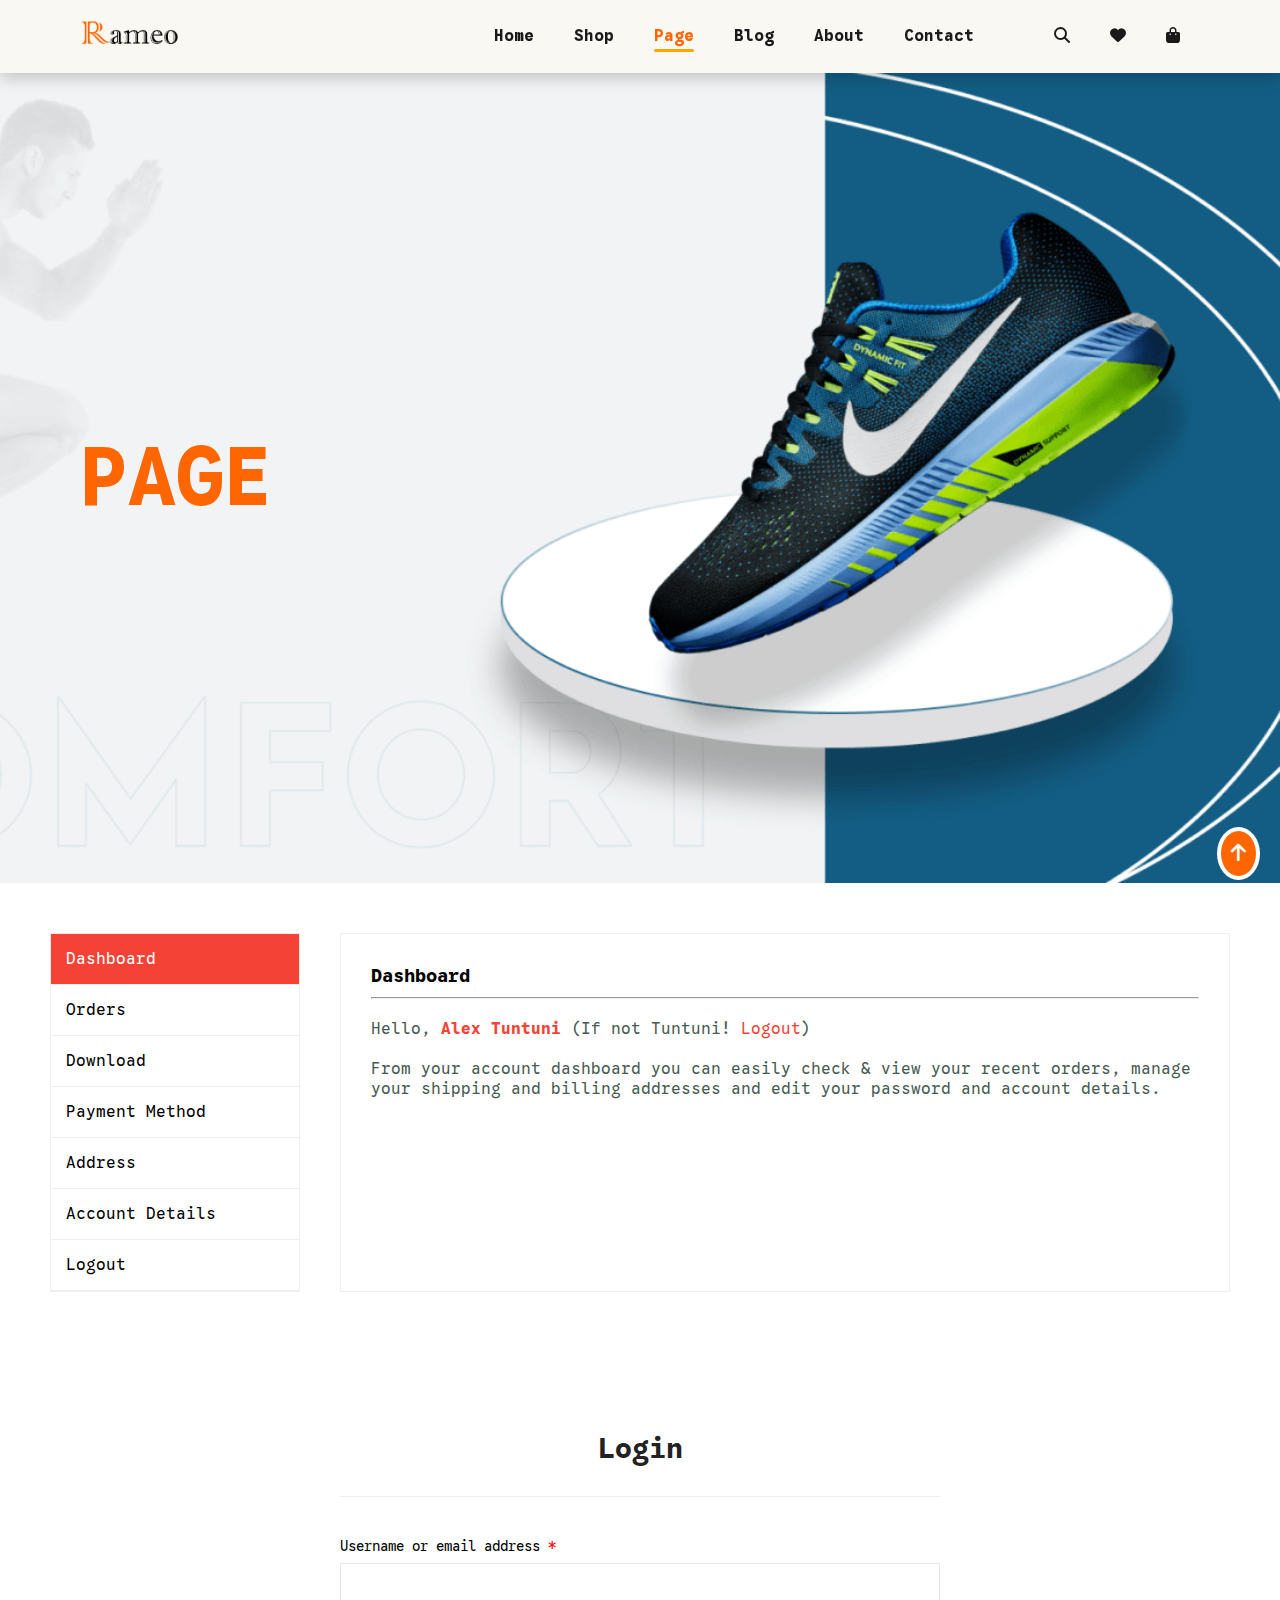
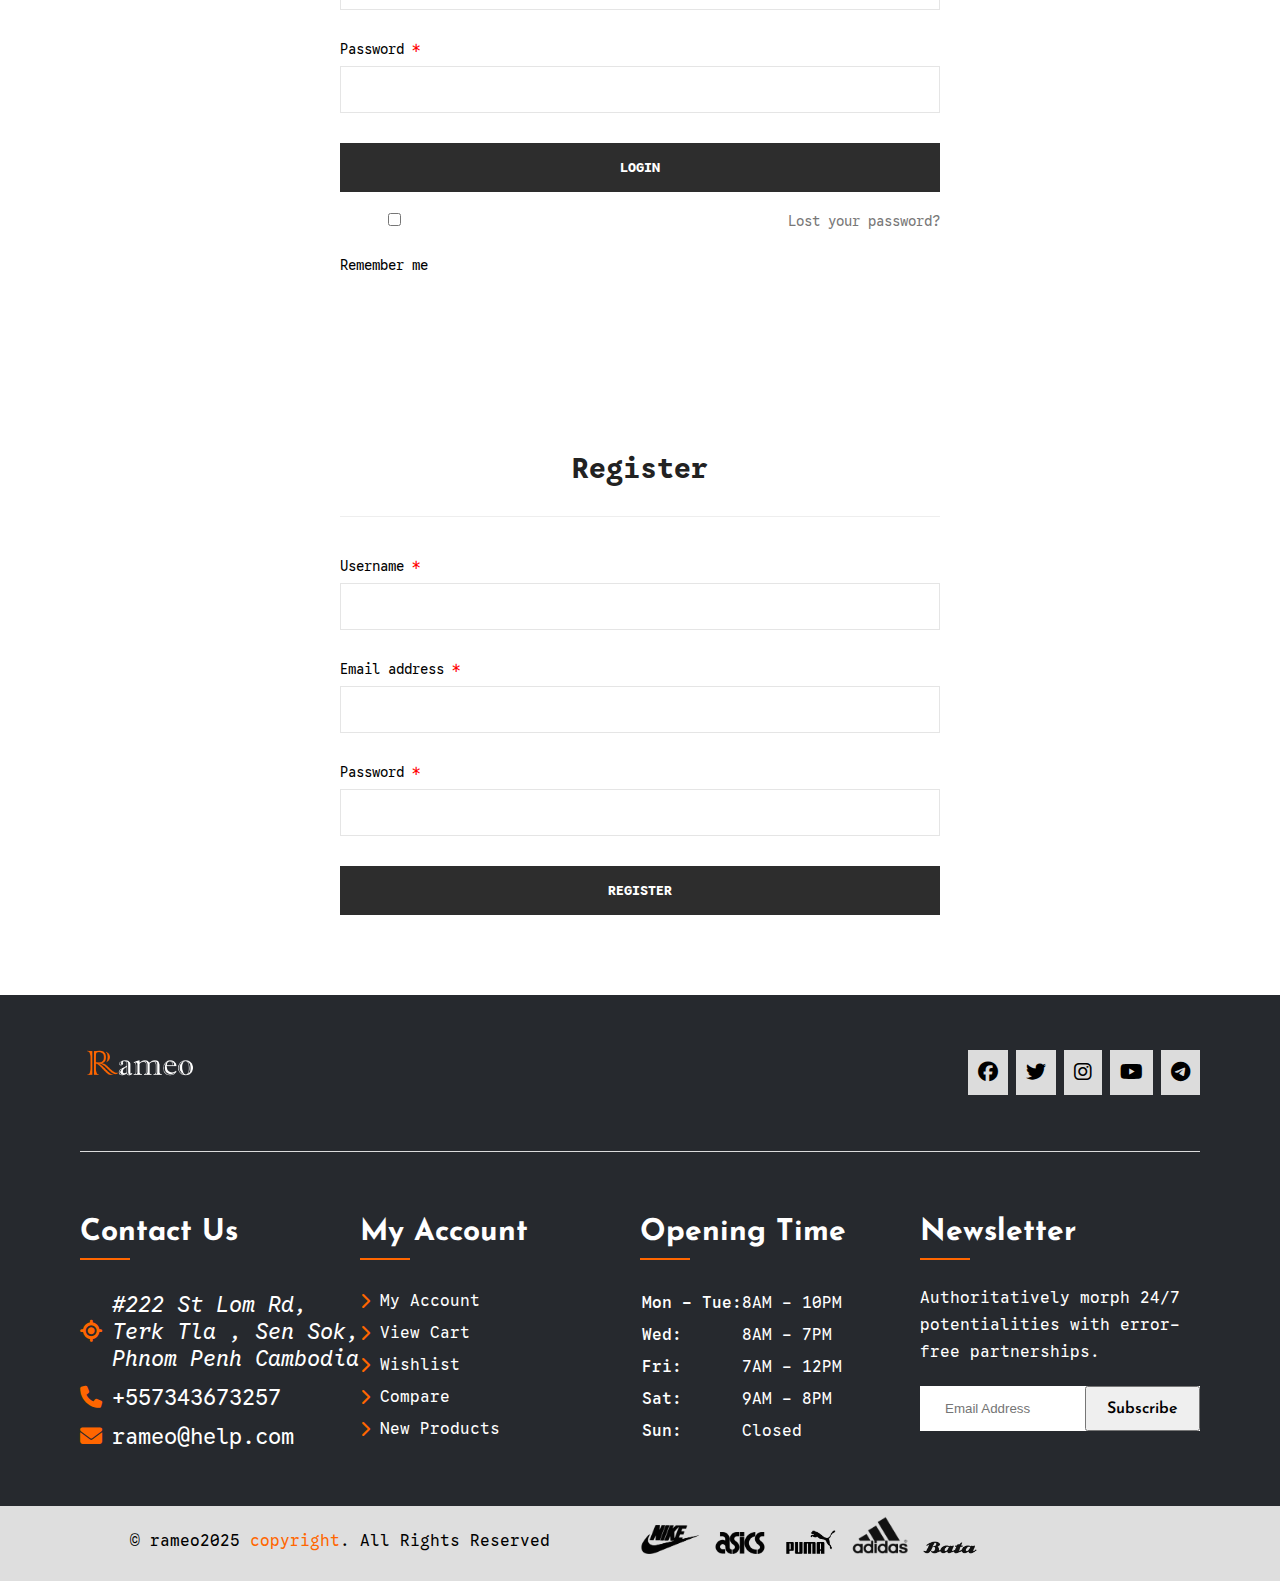
<file: page.html>
<!DOCTYPE html>
<html lang="en">

<head>
    <meta charset="UTF-8" />
    <meta name="viewport" content="width=device-width, initial-scale=1.0" />
    <title> Page || Shoes Collection Store - Ecommerce Website</title>

    <link rel="stylesheet"
        href="https://fonts.googleapis.com/css2?family=Material+Symbols+Outlined:opsz,wght,FILL,GRAD@24,400,0,0&icon_names=calendar_month" />
    <!-- link style  -->
    <link rel="stylesheet" href="page.css" />

    <!-- link font awesome -->
    <link rel="stylesheet" href="https://cdnjs.cloudflare.com/ajax/libs/font-awesome/6.5.1/css/all.min.css" />

    <!-- <link rel="stylesheet" href="https://cdnjs.cloudflare.com/ajax/libs/font-awesome/4.7.0/css/font-awesome.min.css" /> -->

    <!-- link font google  -->
    <link rel="preconnect" href="https://fonts.googleapis.com" />
    <link rel="preconnect" href="https://fonts.gstatic.com" crossorigin />
    <link
        href="https://fonts.googleapis.com/css2?family=Allerta+Stencil&family=Amarna:ital,wght@0,100..700;1,100..700&family=BBH+Hegarty&family=Bitcount+Prop+Single:wght@100..900&family=Ga+Maamli&family=Google+Sans+Code:ital,wght@0,300..800;1,300..800&family=Josefin+Sans:ital,wght@0,100..700;1,100..700&family=Kalnia+Glaze:wght@100..700&family=Koulen&family=League+Spartan:wght@100..900&family=Libre+Baskerville:ital,wght@0,400..700;1,400..700&family=Moul&family=Open+Sans:ital,wght@0,300..800;1,300..800&family=Playfair+Display+SC:ital,wght@0,400;0,700;0,900;1,400;1,700;1,900&display=swap"
        rel="stylesheet" />
    <!-- <link rel="stylesheet" href="/favicon.svg"> -->
    <!-- <link rel="shortcut icon" href="/favicon.ico" type="image/svg+xml" /> -->
</head>

<body id="top">
    <!-- header  -->

    <div id="search-bar">
        <a href="#" id="close-icon">
            <i class="fa-solid fa-times"></i>
        </a>
        <div class="search-input">
            <p>Start typing and press Enter to search </p>
            <div class="input">
                <input type="search" placeholder="Search entire store">
                <a href="#" id="search-btn"><i class="fa-solid fa-search"></i></a>
            </div>
        </div>
    </div>
    <header id="header" class="section-p2">
        <div class="logo">
            <a href="index.html"><img src="images/RameoLogo.png" alt="logo" /> </a>
        </div>

        <div class="navbar">
            <ul id="navbar-list">
                <li id="nav-link"><a href="index.html">Home</a></li>
                <li id="nav-link"><a href="shop.html">Shop</a></li>
                <li id="nav-link"><a href="page.html" class="active">Page</a></li>
                <li id="nav-link"><a href="blog.html">Blog</a></li>
                <li id="nav-link"><a href="about.html">About</a></li>
                <li id="nav-link"><a href="contact.html">Contact</a></li>
                <li class="close">
                    <a href="#" id="close" class="icon-link">Menu <i class="fa fa-times"></i></a>
                </li>
                <li>
                    <a href="#" id="nav-search" class="icon-link"><i class="fa-solid fa-search"></i></a>
                </li>
                <li>
                    <a href="#" id="nav-heart" class="icon-link"><i class="fa-solid fa-heart"></i></a>
                </li>
                <li>
                    <a href="cart.html" id="lg-bag" class="icon-link"><i class="fa fa-shopping-bag"></i></a>
                </li>

            </ul>
        </div>

        <div id="mobile">
            <a href="#" id="nav-search2"><i class="fa-solid fa-search"></i></a>
            <a href="#" id="heart"><i class="fa-solid fa-heart"></i></a>
            <a href="cart.html" id="bag"><i class="fa fa-shopping-bag"></i></a>
            <a href="#" id="bar"><i class="fa fa-bars"></i></a>
        </div>
    </header>

    <!-- hero  -->
    <section id="hero" class="section-p2">
        <h1>Page</h1>
    </section>

    <!-- Dashboard  -->
    <!-- DASHBOARD -->
    <section class="dashboard">
        <aside class="sidebar">
            <a class="active">Dashboard</a>
            <a>Orders</a>
            <a>Download</a>
            <a>Payment Method</a>
            <a>Address</a>
            <a>Account Details</a>
            <a>Logout</a>
        </aside>

        <div class="content">
            <h3>Dashboard</h3>
            <hr>
            <p>
                Hello, <span class="user">Alex Tuntuni</span>
                (If not Tuntuni! <a href="#">Logout</a>)
            </p>
            <p>
                From your account dashboard you can easily check & view your recent orders,
                manage your shipping and billing addresses and edit your password and
                account details.
            </p>
        </div>
    </section>


    <!-- LOGIN FORM -->
    <section class="login-section">
        <div class="login-box">
            <h2>Login</h2>
            <hr>

            <form>
                <label>Username or email address <span>*</span></label>
                <input type="text" required>

                <label>Password <span>*</span></label>
                <input type="password" required>

                <button type="submit">LOGIN</button>

                <div class="login-options">
                    <label class="remember">
                        <input type="checkbox"> Remember me
                    </label>
                    <a href="#">Lost your password?</a>
                </div>
            </form>
        </div>
    </section>

    <!-- REGISTER FORM -->
    <section class="register-section">
        <div class="register-box">
            <h2>Register</h2>
            <hr>

            <form>
                <label>Username <span>*</span></label>
                <input type="text" required>

                <label>Email address <span>*</span></label>
                <input type="email" required>

                <label>Password <span>*</span></label>
                <input type="password" required>

                <button type="submit">REGISTER</button>
            </form>
        </div>
    </section>

    <!-- 
    - #FOOTER
  -->

    <footer class="footer" id="contact">
        <div class="footer-top section  section-p2">
            <div class="container">
                <div class="footer-brand">
                    <a href="#" class="logo">
                        <img src="images/RameoLogoWhite.png" alt="logo" />
                    </a>
                    <ul class="social-list">
                        <li>
                            <a href="#" class="social-link">
                                <i class="fa-brands fa-facebook"></i>
                            </a>
                        </li>

                        <li>
                            <a href="#" class="social-link">
                                <i class="fa-brands fa-twitter"></i>
                            </a>
                        </li>

                        <li>
                            <a href="#" class="social-link">
                                <i class="fa-brands fa-instagram"></i>
                            </a>
                        </li>

                        <li>
                            <a href="#" class="social-link">
                                <i class="fa-brands fa-youtube"></i>

                            </a>
                        <li>
                            <a href="#" class="social-link">
                                <i class="fa-brands fa-telegram"></i>

                            </a>
                        </li>

                    </ul>
                </div>

                <div class="footer-link-box">
                    <ul class="footer-list">
                        <li>
                            <p class="footer-list-title">Contact Us</p>
                        </li>

                        <li>
                            <address class="footer-link">
                                <i class="fa fa-location"></i>

                                <span class="footer-link-text">
                                    #222 St Lom Rd, Terk Tla , Sen Sok, Phnom Penh Cambodia
                                </span>
                            </address>
                        </li>

                        <li>
                            <a href="tel:+855973918206" class="footer-link">
                                <!-- <i class="fas fa-phone"></i> -->
                                <i class="fa fa-phone"></i>

                                <span class="footer-link-text">+557343673257</span>
                            </a>
                        </li>

                        <li>
                            <a href="mailto:footcap@help.com" class="footer-link">
                                <i class="fa fa-envelope"></i>
                                <span class="footer-link-text">rameo@help.com</span>
                            </a>
                        </li>
                    </ul>

                    <ul class="footer-list">
                        <li>
                            <p class="footer-list-title">My Account</p>
                        </li>

                        <li>
                            <a href="#" class="footer-link">
                                <i class="fa-solid fa-chevron-right"></i>

                                <span class="footer-link-text">My Account</span>
                            </a>
                        </li>

                        <li>
                            <a href="#" class="footer-link">
                                <i class="fa-solid fa-chevron-right"></i>

                                <span class="footer-link-text">View Cart</span>
                            </a>
                        </li>

                        <li>
                            <a href="#" class="footer-link">
                                <i class="fa-solid fa-chevron-right"></i>

                                <span class="footer-link-text">Wishlist</span>
                            </a>
                        </li>

                        <li>
                            <a href="#" class="footer-link">
                                <i class="fa-solid fa-chevron-right"></i>

                                <span class="footer-link-text">Compare</span>
                            </a>
                        </li>

                        <li>
                            <a href="#" class="footer-link">
                                <i class="fa-solid fa-chevron-right"></i>

                                <span class="footer-link-text">New Products</span>
                            </a>
                        </li>
                    </ul>

                    <div class="footer-list">
                        <p class="footer-list-title">Opening Time</p>

                        <table class="footer-table">
                            <tbody>
                                <tr class="table-row">
                                    <th class="table-head" scope="row">Mon - Tue:</th>

                                    <td class="table-data">8AM - 10PM</td>
                                </tr>

                                <tr class="table-row">
                                    <th class="table-head" scope="row">Wed:</th>

                                    <td class="table-data">8AM - 7PM</td>
                                </tr>

                                <tr class="table-row">
                                    <th class="table-head" scope="row">Fri:</th>

                                    <td class="table-data">7AM - 12PM</td>
                                </tr>

                                <tr class="table-row">
                                    <th class="table-head" scope="row">Sat:</th>

                                    <td class="table-data">9AM - 8PM</td>
                                </tr>

                                <tr class="table-row">
                                    <th class="table-head" scope="row">Sun:</th>

                                    <td class="table-data">Closed</td>
                                </tr>
                            </tbody>
                        </table>
                    </div>

                    <div class="footer-list">
                        <p class="footer-list-title">Newsletter</p>

                        <p class="newsletter-text">
                            Authoritatively morph 24/7 potentialities with error-free
                            partnerships.
                        </p>

                        <form action="" class="newsletter-form">
                            <input type="email" name="email" required placeholder="Email Address"
                                class="newsletter-input" />

                            <button type="submit" class="normal btn-primary">Subscribe</button>
                        </form>
                    </div>
                </div>
            </div>
        </div>

        <div class="footer-bottom">
            <div class="container">
                <p class="copyright">
                    &copy; rameo2025 <a href="#" class="copyright-link">copyright</a>.
                    All Rights Reserved
                </p>
            </div>
            <div class="container-img">
                <img src="images/sponsor-1.png" alt="">
                <img src="images/sponsor-2.png" alt="">
                <img src="images/sponsor-3.png" alt="">
                <img src="images/sponsor-4.png" alt="">
                <img src="images/sponsor-5.png" alt="">
            </div>
        </div>
    </footer>

    <!-- 
    - #GO TO TOP
  -->

    <a href="#top" class="go-top-btn active" data-go-top>
        <i class="fa fa-arrow-up"></i>
    </a>

    <!-- link JavaScript -->
    <script src="script.js"></script>
</body>

</html>
</file>
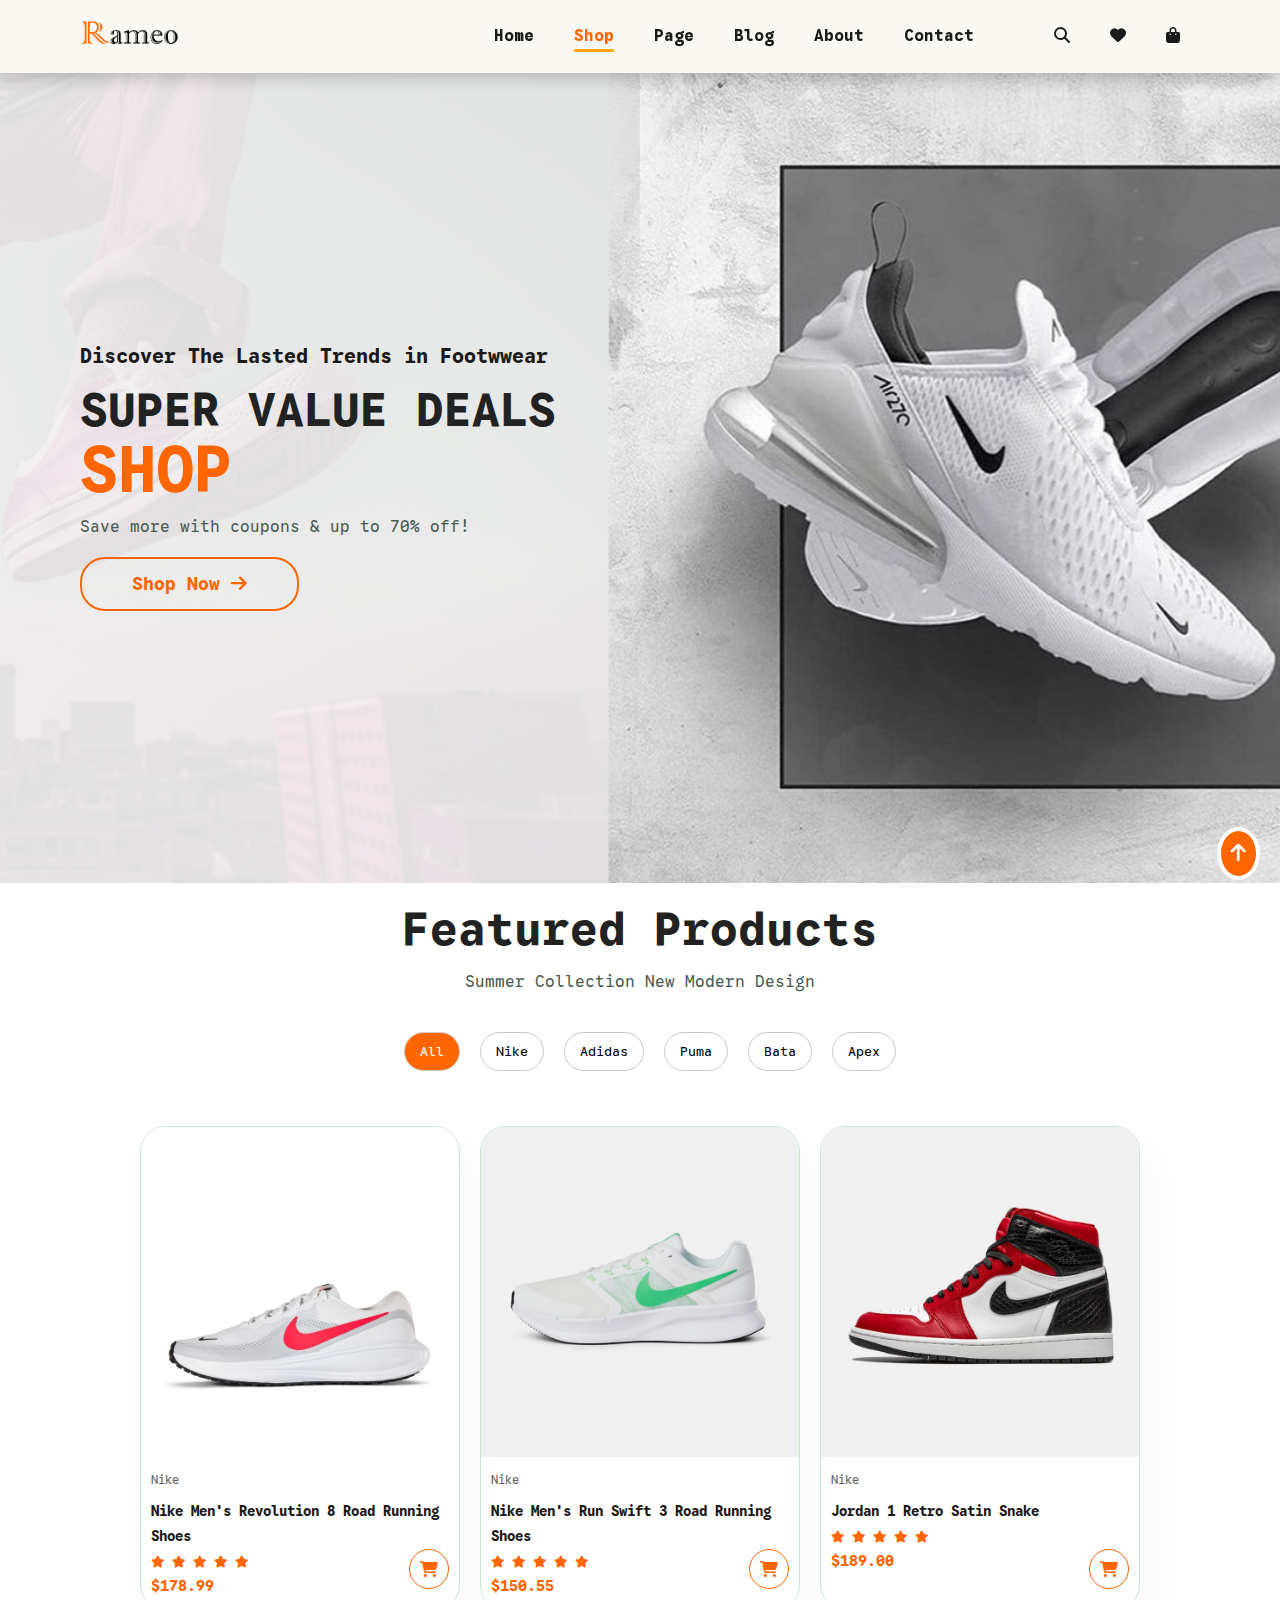
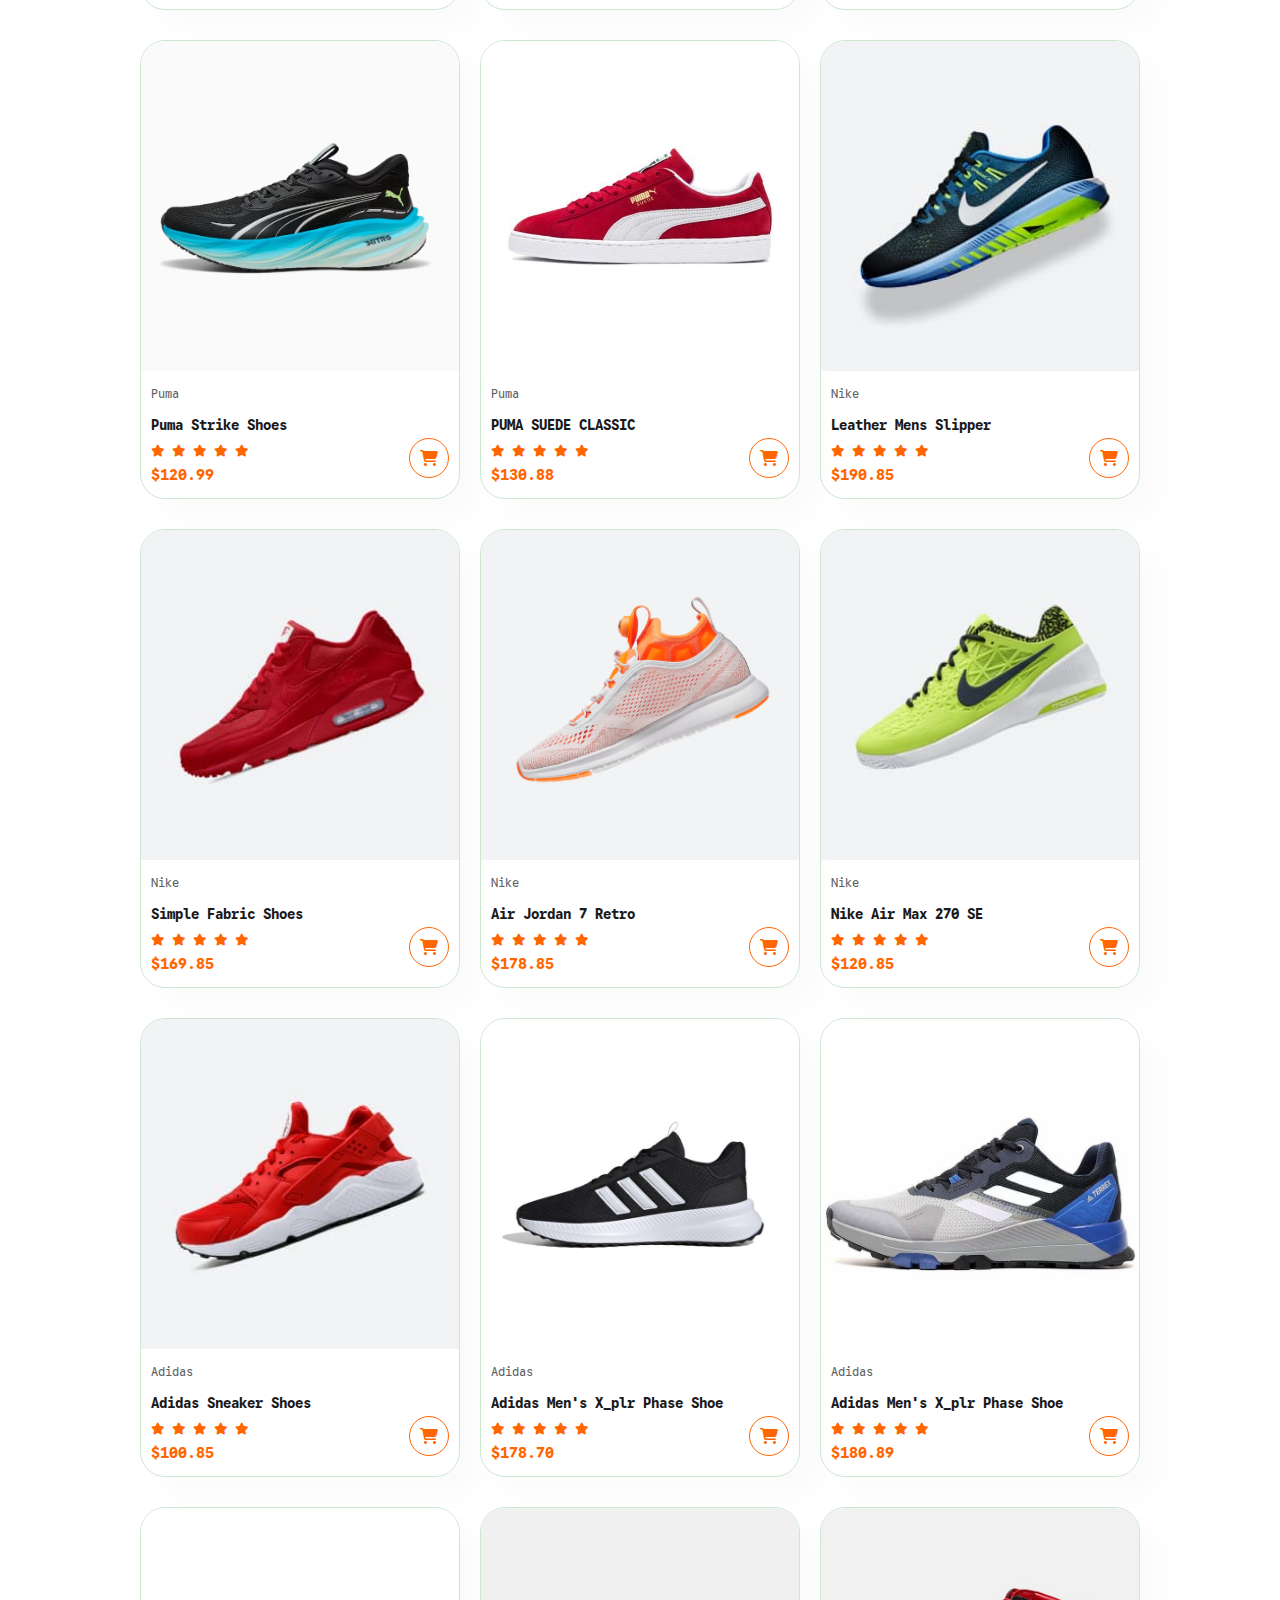
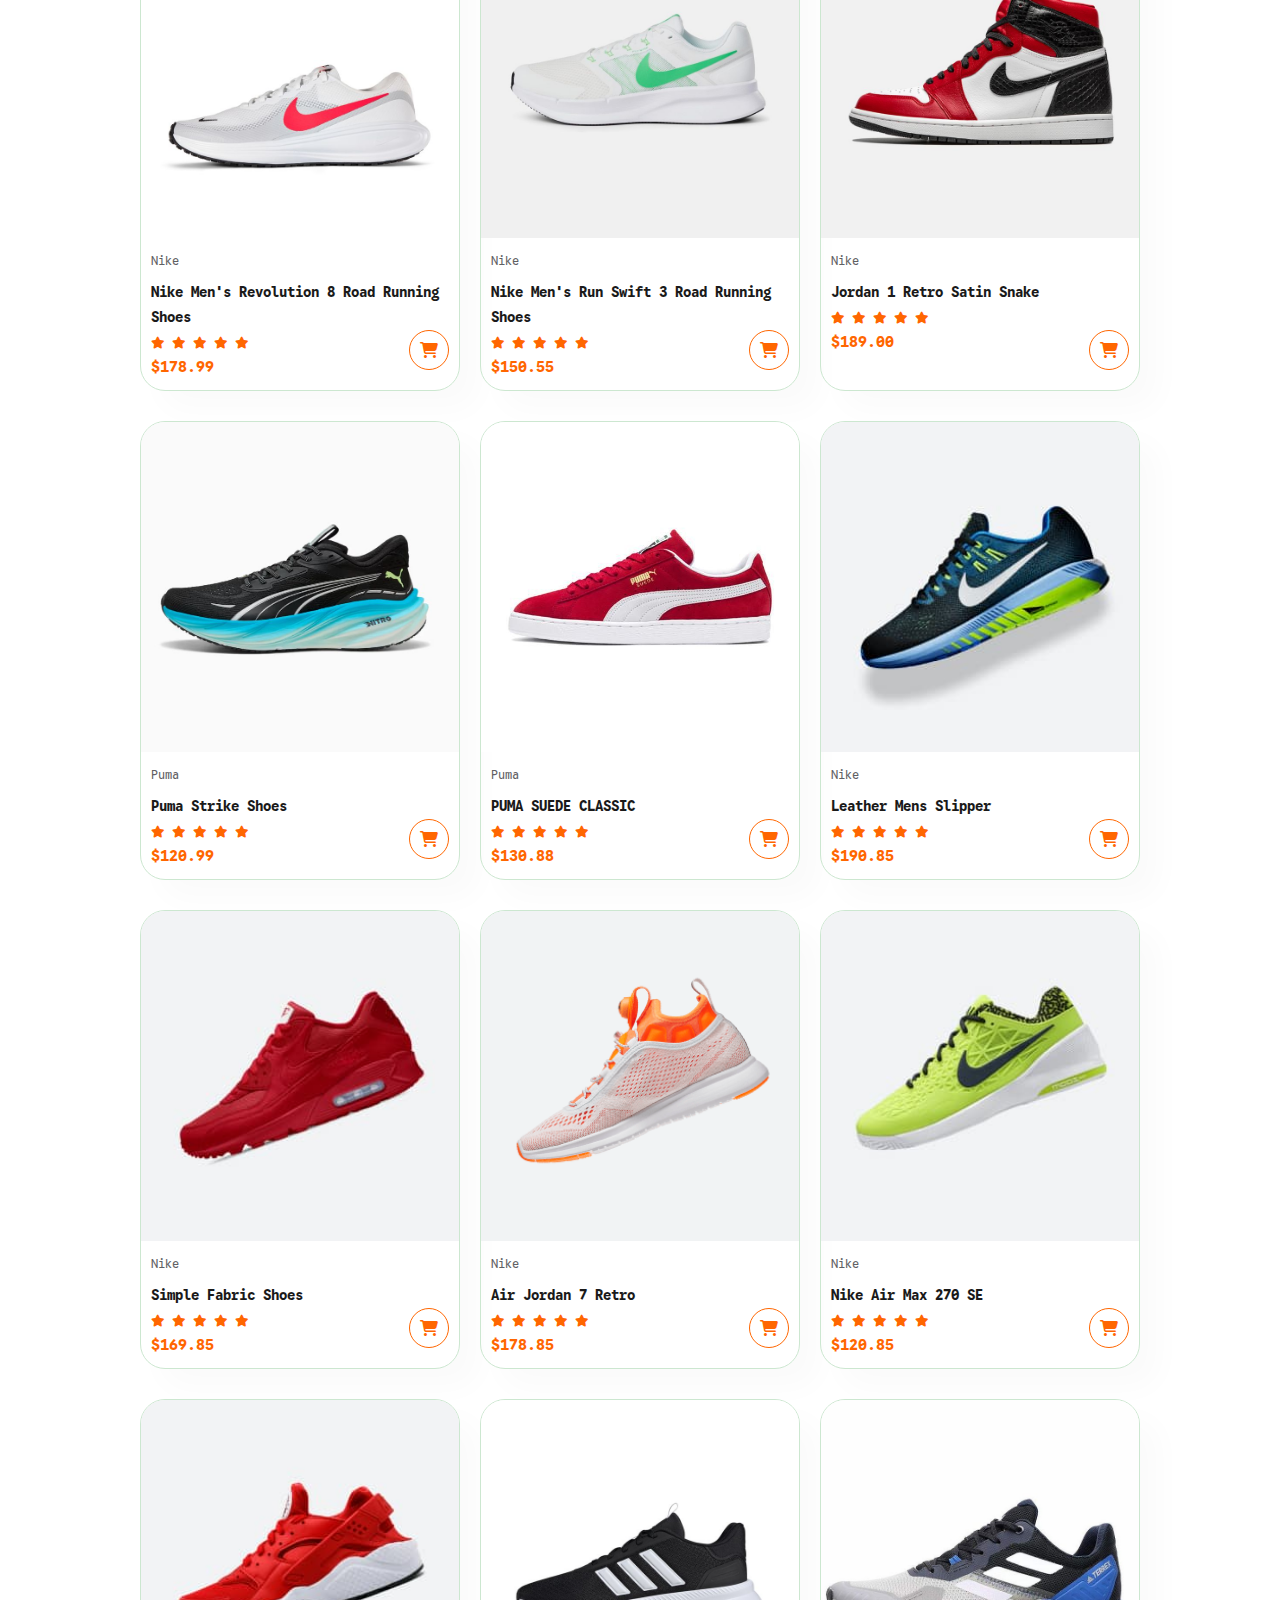
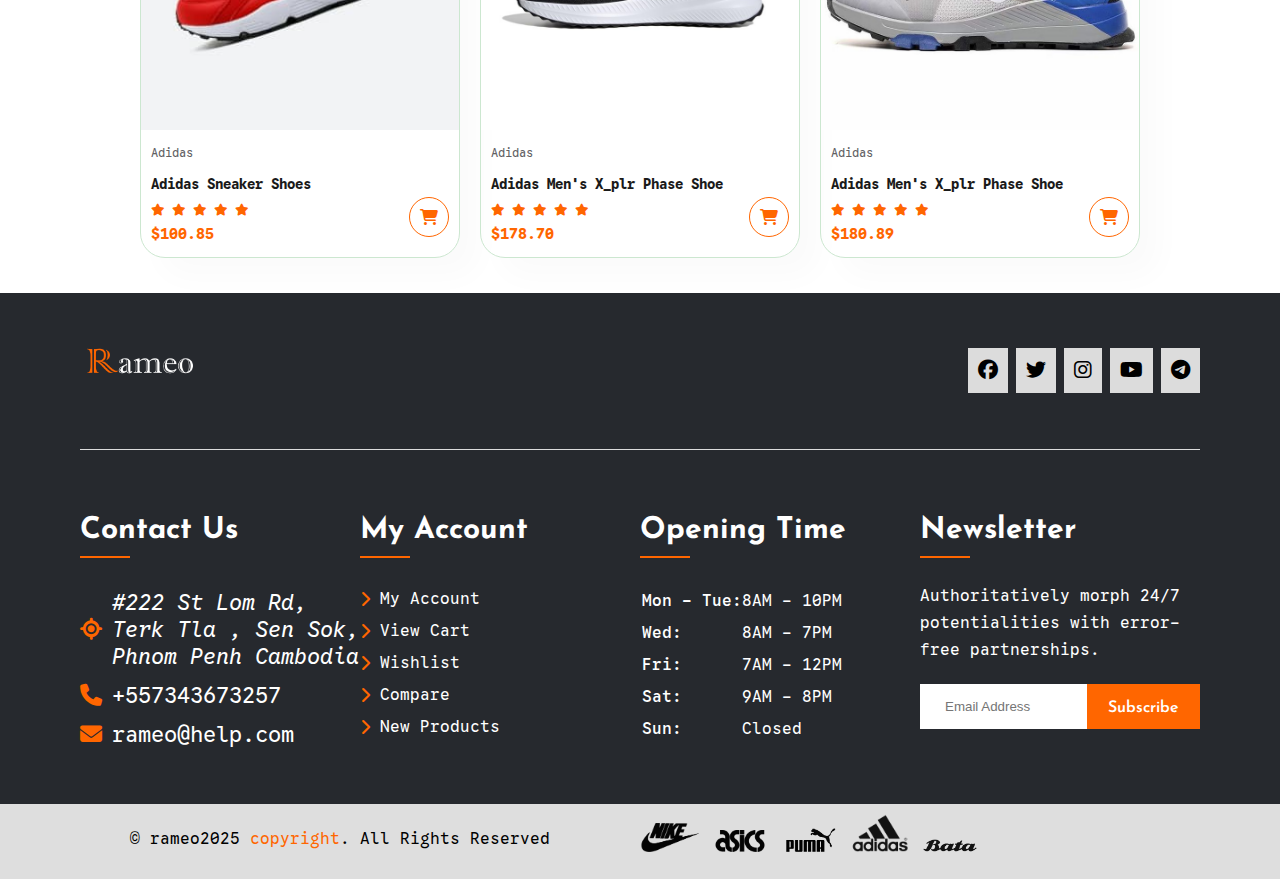
<file: shop.html>
<!DOCTYPE html>
<html lang="en">

<head>
  <meta charset="UTF-8" />
  <meta name="viewport" content="width=device-width, initial-scale=1.0" />
  <title>Shop Page || Shoes Collection Store - Ecommerce Website</title>

  <link rel="stylesheet"
    href="https://fonts.googleapis.com/css2?family=Material+Symbols+Outlined:opsz,wght,FILL,GRAD@24,400,0,0&icon_names=calendar_month" />
  <!-- link style  -->
  <link rel="stylesheet" href="style.css" />

  <!-- link font awesome -->
  <link rel="stylesheet" href="https://cdnjs.cloudflare.com/ajax/libs/font-awesome/6.5.1/css/all.min.css" />

  <!-- <link rel="stylesheet" href="https://cdnjs.cloudflare.com/ajax/libs/font-awesome/4.7.0/css/font-awesome.min.css" /> -->

  <!-- link font google  -->
  <link rel="preconnect" href="https://fonts.googleapis.com" />
  <link rel="preconnect" href="https://fonts.gstatic.com" crossorigin />
  <link
    href="https://fonts.googleapis.com/css2?family=Allerta+Stencil&family=Amarna:ital,wght@0,100..700;1,100..700&family=BBH+Hegarty&family=Bitcount+Prop+Single:wght@100..900&family=Ga+Maamli&family=Google+Sans+Code:ital,wght@0,300..800;1,300..800&family=Josefin+Sans:ital,wght@0,100..700;1,100..700&family=Kalnia+Glaze:wght@100..700&family=Koulen&family=League+Spartan:wght@100..900&family=Libre+Baskerville:ital,wght@0,400..700;1,400..700&family=Moul&family=Open+Sans:ital,wght@0,300..800;1,300..800&family=Playfair+Display+SC:ital,wght@0,400;0,700;0,900;1,400;1,700;1,900&display=swap"
    rel="stylesheet" />
  <!-- <link rel="stylesheet" href="/favicon.svg"> -->
  <!-- <link rel="shortcut icon" href="/favicon.ico" type="image/svg+xml" /> -->
</head>

<body id="top">
  <!-- header  -->
    
  <div id="search-bar">
    <a href="#" id="close-icon">
      <i class="fa-solid fa-times"></i>
    </a>
    <div class="search-input">
      <p>Start typing and press Enter to search </p>
      <div class="input">
        <input type="search" placeholder="Search entire store"> 
        <a href="#" id="search-btn"><i class="fa-solid fa-search"></i></a>
      </div>
    </div>
  </div>
  <header id="header" class="section-p2">
    <div class="logo">
      <a href="index.html"><img src="images/RameoLogo.png" alt="logo" /> </a>
    </div>

    <div class="navbar">
      <ul id="navbar-list">
        <li id="nav-link"><a href="index.html" >Home</a></li>
        <li id="nav-link"><a href="shop.html" class="active">Shop</a></li>
        <li id="nav-link"><a href="page.html">Page</a></li>
        <li id="nav-link"><a href="blog.html">Blog</a></li>
        <li id="nav-link"><a href="about.html">About</a></li>
        <li id="nav-link"><a href="contact.html">Contact</a></li>
        <li class="close">
          <a href="#" id="close" class="icon-link">Menu <i class="fa fa-times"></i></a>
        </li>
        <li>
          <a href="#" id="nav-search" class="icon-link"><i class="fa-solid fa-search"></i></a>
        </li>
        <li>
          <a href="#" id="nav-heart" class="icon-link"><i class="fa-solid fa-heart"></i></a>
        </li>
        <li>
          <a href="cart.html" id="lg-bag" class="icon-link"><i class="fa fa-shopping-bag"></i></a>
        </li>

      </ul>
    </div>
   
    <div id="mobile">
      <a href="#" id="nav-search2"><i class="fa-solid fa-search"></i></a>
      <a href="#" id="heart" ><i class="fa-solid fa-heart"></i></a>
      <a href="cart.html" id="bag" ><i class="fa fa-shopping-bag"></i></a>
      <a href="#" id="bar" ><i class="fa fa-bars"></i></a>
    </div>
  </header>

  <!-- hero  -->
  <section id="hero" class="section-p2">
    <h4>Discover The Lasted Trends in Footwwear</h4>
    <h2>Super value deals</h2>
    <h1>SHOP</h1>
    <p>Save more with coupons & up to 70% off!</p>
    <a href="#product1">
      <button>Shop Now <i class="fa-solid fa-arrow-right"></i></button>
    </a>
  </section>

  <!-- PRODUCTS  -->
  <section id="product1" class="section-p2">
    <h2>Featured Products</h2>
    <p>Summer Collection New Modern Design</p>
    <div class="product-menu">
      <a href="#"> <button class="active">All</button> </a>
      <a href="#"> <button>Nike</button> </a>
      <a href="#"><button>Adidas</button></a>
      <a href="#"> <button>Puma</button> </a>
      <a href="#"> <button>Bata</button> </a>
      <a href="#"> <button>Apex</button> </a>
    </div>
    <div class="pro-container">
      <div class="pro">
        <div class="pro-img">
          <img src="images/product-11-Nike Men's Revolution 8 Road Running Shoes.jpg" alt="product img" />
        </div>
        <div class="des">
          <span>Nike</span>
          <h5>Nike Men's Revolution 8 Road Running Shoes</h5>
          <div class="star">
            <i class="fas fa-star"></i>
            <i class="fas fa-star"></i>
            <i class="fas fa-star"></i>
            <i class="fas fa-star"></i>
            <i class="fas fa-star"></i>
          </div>
          <h4>$178.99</h4>
        </div>
        <a href="#" class="cart"><i class="fa-solid fa-shopping-cart"></i></a>

        <!-- <a href="#" class="cart"><i class="fa fa-cart-shopping"></i></a> -->
      </div>
      <div class="pro">
        <div class="pro-img">
          <img
            src="images/product-12-Nike Men's Run Swift 3 Road Running Shoes, Summit White_Green Shock-Barely Green, 11.jpg"
            alt="product img" />
        </div>
        <div class="des">
          <span>Nike</span>
          <h5>Nike Men's Run Swift 3 Road Running Shoes</h5>
          <div class="star">
            <i class="fas fa-star"></i>
            <i class="fas fa-star"></i>
            <i class="fas fa-star"></i>
            <i class="fas fa-star"></i>
            <i class="fas fa-star"></i>
          </div>
          <h4>$150.55</h4>
        </div>
        <a href="#" class="cart"><i class="fa fa-cart-shopping"></i></a>
      </div>
      <div class="pro">
        <div class="pro-img">
          <img src="images/product-13-Jordan 1 Retro Satin Snake High (W) - 43.jpg" alt="product img" />
        </div>

        <div class="des">
          <span>Nike</span>
          <h5>Jordan 1 Retro Satin Snake</h5>
          <div class="star">
            <i class="fas fa-star"></i>
            <i class="fas fa-star"></i>
            <i class="fas fa-star"></i>
            <i class="fas fa-star"></i>
            <i class="fas fa-star"></i>
          </div>
          <h4>$189.00</h4>
        </div>
        <a href="#" class="cart"><i class="fa fa-cart-shopping"></i></a>
      </div>
      <div class="pro">
        <div class="pro-img">
          <img src="images/product-14-Men's Puma Magnify NITRO 3 - puma black-speed blue _ M9_W10.jpg"
            alt="product img" />
        </div>
        <div class="des">
          <span>Puma</span>
          <h5>Puma Strike Shoes</h5>
          <div class="star">
            <i class="fas fa-star"></i>
            <i class="fas fa-star"></i>
            <i class="fas fa-star"></i>
            <i class="fas fa-star"></i>
            <i class="fas fa-star"></i>
          </div>
          <h4>$120.99</h4>
        </div>
        <a href="#" class="cart"><i class="fa fa-cart-shopping"></i></a>
      </div>
      <div class="pro">
        <div class="pro-img">
          <img src="images/product-15-PUMA SUEDE CLASSIC + Mens Sneakers - 11_5.jpg" alt="product img" />
        </div>
        <div class="des">
          <span>Puma</span>
          <h5>PUMA SUEDE CLASSIC</h5>
          <div class="star">
            <i class="fas fa-star"></i>
            <i class="fas fa-star"></i>
            <i class="fas fa-star"></i>
            <i class="fas fa-star"></i>
            <i class="fas fa-star"></i>
          </div>
          <h4>$130.88</h4>
        </div>
        <a href="#" class="cart"><i class="fa fa-cart-shopping"></i></a>
      </div>
      <div class="pro">
        <div class="pro-img">
          <img src="images/product-2.jpg" alt="product img" />
        </div>
        <div class="des">
          <span>Nike</span>
          <h5>Leather Mens Slipper</h5>
          <div class="star">
            <i class="fas fa-star"></i>
            <i class="fas fa-star"></i>
            <i class="fas fa-star"></i>
            <i class="fas fa-star"></i>
            <i class="fas fa-star"></i>
          </div>
          <h4>$190.85</h4>
        </div>
        <a href="#" class="cart"><i class="fa fa-cart-shopping"></i></a>
      </div>
      <div class="pro">
        <div class="pro-img">

          <img src="images/product-3.jpg" alt="product img" />
        </div>
        <div class="des">
          <span>Nike</span>
          <h5>Simple Fabric Shoes</h5>
          <div class="star">
            <i class="fas fa-star"></i>
            <i class="fas fa-star"></i>
            <i class="fas fa-star"></i>
            <i class="fas fa-star"></i>
            <i class="fas fa-star"></i>
          </div>
          <h4>$169.85</h4>
        </div>
        <a href="#" class="cart"><i class="fa fa-cart-shopping"></i></a>
      </div>
      <div class="pro">
        <div class="pro-img">

          <img src="images/product-4.jpg" alt="product img" />
        </div>
        <div class="des">
          <span>Nike</span>
          <h5>Air Jordan 7 Retro</h5>
          <div class="star">
            <i class="fas fa-star"></i>
            <i class="fas fa-star"></i>
            <i class="fas fa-star"></i>
            <i class="fas fa-star"></i>
            <i class="fas fa-star"></i>
          </div>
          <h4>$178.85</h4>
        </div>
        <a href="#" class="cart"><i class="fa fa-cart-shopping"></i></a>
      </div>
      <div class="pro">
        <div class="pro-img">

          <img src="images/product-5.jpg" alt="product img" />
        </div>
        <div class="des">
          <span>Nike</span>
          <h5>Nike Air Max 270 SE</h5>
          <div class="star">
            <i class="fas fa-star"></i>
            <i class="fas fa-star"></i>
            <i class="fas fa-star"></i>
            <i class="fas fa-star"></i>
            <i class="fas fa-star"></i>
          </div>
          <h4>$120.85</h4>
        </div>
        <a href="#" class="cart"><i class="fa fa-cart-shopping"></i></a>
      </div>
      <div class="pro">
        <div class="pro-img">

          <img src="images/product-6.jpg" alt="product img" />
        </div>
        <div class="des">
          <span>Adidas</span>
          <h5>Adidas Sneaker Shoes</h5>
          <div class="star">
            <i class="fas fa-star"></i>
            <i class="fas fa-star"></i>
            <i class="fas fa-star"></i>
            <i class="fas fa-star"></i>
            <i class="fas fa-star"></i>
          </div>
          <h4>$100.85</h4>
        </div>
        <a href="#" class="cart"><i class="fa fa-cart-shopping"></i></a>
      </div>
      <div class="pro">
        <div class="pro-img">

          <img src="images/product-9-adidas Men's X_plr Phase Shoe.jpg" alt="product img" />
        </div>
        <div class="des">
          <span>Adidas</span>
          <h5>Adidas Men's X_plr Phase Shoe</h5>
          <div class="star">
            <i class="fas fa-star"></i>
            <i class="fas fa-star"></i>
            <i class="fas fa-star"></i>
            <i class="fas fa-star"></i>
            <i class="fas fa-star"></i>
          </div>
          <h4>$178.70</h4>
        </div>
        <a href="#" class="cart"><i class="fa fa-cart-shopping"></i></a>
      </div>
      <div class="pro">
        <div class="pro-img">

          <img src="images/product-10-adidas Men's X_plr Phase Shoe.jpg" alt="product img" />
        </div>
        <div class="des">
          <span>Adidas</span>
          <h5>Adidas Men's X_plr Phase Shoe</h5>
          <div class="star">
            <i class="fas fa-star"></i>
            <i class="fas fa-star"></i>
            <i class="fas fa-star"></i>
            <i class="fas fa-star"></i>
            <i class="fas fa-star"></i>
          </div>
          <h4>$180.89</h4>
        </div>
        <a href="#" class="cart"><i class="fa fa-cart-shopping"></i></a>
      </div>

      <div class="pro">
        <div class="pro-img">
          <img src="images/product-11-Nike Men's Revolution 8 Road Running Shoes.jpg" alt="product img" />
        </div>
        <div class="des">
          <span>Nike</span>
          <h5>Nike Men's Revolution 8 Road Running Shoes</h5>
          <div class="star">
            <i class="fas fa-star"></i>
            <i class="fas fa-star"></i>
            <i class="fas fa-star"></i>
            <i class="fas fa-star"></i>
            <i class="fas fa-star"></i>
          </div>
          <h4>$178.99</h4>
        </div>
        <a href="#" class="cart"><i class="fa-solid fa-shopping-cart"></i></a>

        <!-- <a href="#" class="cart"><i class="fa fa-cart-shopping"></i></a> -->
      </div>
      <div class="pro">
        <div class="pro-img">
          <img
            src="images/product-12-Nike Men's Run Swift 3 Road Running Shoes, Summit White_Green Shock-Barely Green, 11.jpg"
            alt="product img" />
        </div>
        <div class="des">
          <span>Nike</span>
          <h5>Nike Men's Run Swift 3 Road Running Shoes</h5>
          <div class="star">
            <i class="fas fa-star"></i>
            <i class="fas fa-star"></i>
            <i class="fas fa-star"></i>
            <i class="fas fa-star"></i>
            <i class="fas fa-star"></i>
          </div>
          <h4>$150.55</h4>
        </div>
        <a href="#" class="cart"><i class="fa fa-cart-shopping"></i></a>
      </div>
      <div class="pro">
        <div class="pro-img">
          <img src="images/product-13-Jordan 1 Retro Satin Snake High (W) - 43.jpg" alt="product img" />
        </div>

        <div class="des">
          <span>Nike</span>
          <h5>Jordan 1 Retro Satin Snake</h5>
          <div class="star">
            <i class="fas fa-star"></i>
            <i class="fas fa-star"></i>
            <i class="fas fa-star"></i>
            <i class="fas fa-star"></i>
            <i class="fas fa-star"></i>
          </div>
          <h4>$189.00</h4>
        </div>
        <a href="#" class="cart"><i class="fa fa-cart-shopping"></i></a>
      </div>
      <div class="pro">
        <div class="pro-img">
          <img src="images/product-14-Men's Puma Magnify NITRO 3 - puma black-speed blue _ M9_W10.jpg"
            alt="product img" />
        </div>
        <div class="des">
          <span>Puma</span>
          <h5>Puma Strike Shoes</h5>
          <div class="star">
            <i class="fas fa-star"></i>
            <i class="fas fa-star"></i>
            <i class="fas fa-star"></i>
            <i class="fas fa-star"></i>
            <i class="fas fa-star"></i>
          </div>
          <h4>$120.99</h4>
        </div>
        <a href="#" class="cart"><i class="fa fa-cart-shopping"></i></a>
      </div>
      <div class="pro">
        <div class="pro-img">
          <img src="images/product-15-PUMA SUEDE CLASSIC + Mens Sneakers - 11_5.jpg" alt="product img" />
        </div>
        <div class="des">
          <span>Puma</span>
          <h5>PUMA SUEDE CLASSIC</h5>
          <div class="star">
            <i class="fas fa-star"></i>
            <i class="fas fa-star"></i>
            <i class="fas fa-star"></i>
            <i class="fas fa-star"></i>
            <i class="fas fa-star"></i>
          </div>
          <h4>$130.88</h4>
        </div>
        <a href="#" class="cart"><i class="fa fa-cart-shopping"></i></a>
      </div>
      <div class="pro">
        <div class="pro-img">
          <img src="images/product-2.jpg" alt="product img" />
        </div>
        <div class="des">
          <span>Nike</span>
          <h5>Leather Mens Slipper</h5>
          <div class="star">
            <i class="fas fa-star"></i>
            <i class="fas fa-star"></i>
            <i class="fas fa-star"></i>
            <i class="fas fa-star"></i>
            <i class="fas fa-star"></i>
          </div>
          <h4>$190.85</h4>
        </div>
        <a href="#" class="cart"><i class="fa fa-cart-shopping"></i></a>
      </div>
      <div class="pro">
        <div class="pro-img">

          <img src="images/product-3.jpg" alt="product img" />
        </div>
        <div class="des">
          <span>Nike</span>
          <h5>Simple Fabric Shoes</h5>
          <div class="star">
            <i class="fas fa-star"></i>
            <i class="fas fa-star"></i>
            <i class="fas fa-star"></i>
            <i class="fas fa-star"></i>
            <i class="fas fa-star"></i>
          </div>
          <h4>$169.85</h4>
        </div>
        <a href="#" class="cart"><i class="fa fa-cart-shopping"></i></a>
      </div>
      <div class="pro">
        <div class="pro-img">

          <img src="images/product-4.jpg" alt="product img" />
        </div>
        <div class="des">
          <span>Nike</span>
          <h5>Air Jordan 7 Retro</h5>
          <div class="star">
            <i class="fas fa-star"></i>
            <i class="fas fa-star"></i>
            <i class="fas fa-star"></i>
            <i class="fas fa-star"></i>
            <i class="fas fa-star"></i>
          </div>
          <h4>$178.85</h4>
        </div>
        <a href="#" class="cart"><i class="fa fa-cart-shopping"></i></a>
      </div>
      <div class="pro">
        <div class="pro-img">

          <img src="images/product-5.jpg" alt="product img" />
        </div>
        <div class="des">
          <span>Nike</span>
          <h5>Nike Air Max 270 SE</h5>
          <div class="star">
            <i class="fas fa-star"></i>
            <i class="fas fa-star"></i>
            <i class="fas fa-star"></i>
            <i class="fas fa-star"></i>
            <i class="fas fa-star"></i>
          </div>
          <h4>$120.85</h4>
        </div>
        <a href="#" class="cart"><i class="fa fa-cart-shopping"></i></a>
      </div>
      <div class="pro">
        <div class="pro-img">

          <img src="images/product-6.jpg" alt="product img" />
        </div>
        <div class="des">
          <span>Adidas</span>
          <h5>Adidas Sneaker Shoes</h5>
          <div class="star">
            <i class="fas fa-star"></i>
            <i class="fas fa-star"></i>
            <i class="fas fa-star"></i>
            <i class="fas fa-star"></i>
            <i class="fas fa-star"></i>
          </div>
          <h4>$100.85</h4>
        </div>
        <a href="#" class="cart"><i class="fa fa-cart-shopping"></i></a>
      </div>
      <div class="pro">
        <div class="pro-img">

          <img src="images/product-9-adidas Men's X_plr Phase Shoe.jpg" alt="product img" />
        </div>
        <div class="des">
          <span>Adidas</span>
          <h5>Adidas Men's X_plr Phase Shoe</h5>
          <div class="star">
            <i class="fas fa-star"></i>
            <i class="fas fa-star"></i>
            <i class="fas fa-star"></i>
            <i class="fas fa-star"></i>
            <i class="fas fa-star"></i>
          </div>
          <h4>$178.70</h4>
        </div>
        <a href="#" class="cart"><i class="fa fa-cart-shopping"></i></a>
      </div>
      <div class="pro">
        <div class="pro-img">

          <img src="images/product-10-adidas Men's X_plr Phase Shoe.jpg" alt="product img" />
        </div>
        <div class="des">
          <span>Adidas</span>
          <h5>Adidas Men's X_plr Phase Shoe</h5>
          <div class="star">
            <i class="fas fa-star"></i>
            <i class="fas fa-star"></i>
            <i class="fas fa-star"></i>
            <i class="fas fa-star"></i>
            <i class="fas fa-star"></i>
          </div>
          <h4>$180.89</h4>
        </div>
        <a href="#" class="cart"><i class="fa fa-cart-shopping"></i></a>
      </div>
    </div>
  </section>



  <!-- 
    - #FOOTER
  -->

  <footer class="footer" id="contact">
    <div class="footer-top section  section-p2">
      <div class="container">
        <div class="footer-brand">
          <a href="#" class="logo">
            <img src="images/RameoLogoWhite.png" alt="logo" />
          </a>
          <ul class="social-list">
            <li>
              <a href="#" class="social-link">
                <i class="fa-brands fa-facebook"></i>
              </a>
            </li>

            <li>
              <a href="#" class="social-link">
                <i class="fa-brands fa-twitter"></i>
              </a>
            </li>

            <li>
              <a href="#" class="social-link">
                <i class="fa-brands fa-instagram"></i>
              </a>
            </li>

            <li>
              <a href="#" class="social-link">
                <i class="fa-brands fa-youtube"></i>

              </a>
            <li>
              <a href="#" class="social-link">
                <i class="fa-brands fa-telegram"></i>

              </a>
            </li>

          </ul>
        </div>

        <div class="footer-link-box">
          <ul class="footer-list">
            <li>
              <p class="footer-list-title">Contact Us</p>
            </li>

            <li>
              <address class="footer-link">
                <i class="fa fa-location"></i>

                <span class="footer-link-text">
                  #222 St Lom Rd, Terk Tla , Sen Sok, Phnom Penh Cambodia
                </span>
              </address>
            </li>

            <li>
              <a href="tel:+855973918206" class="footer-link">
                <!-- <i class="fas fa-phone"></i> -->
                <i class="fa fa-phone"></i>

                <span class="footer-link-text">+557343673257</span>
              </a>
            </li>

            <li>
              <a href="mailto:footcap@help.com" class="footer-link">
                <i class="fa fa-envelope"></i>
                <span class="footer-link-text">rameo@help.com</span>
              </a>
            </li>
          </ul>

          <ul class="footer-list">
            <li>
              <p class="footer-list-title">My Account</p>
            </li>

            <li>
              <a href="#" class="footer-link">
                <i class="fa-solid fa-chevron-right"></i>

                <span class="footer-link-text">My Account</span>
              </a>
            </li>

            <li>
              <a href="#" class="footer-link">
                <i class="fa-solid fa-chevron-right"></i>

                <span class="footer-link-text">View Cart</span>
              </a>
            </li>

            <li>
              <a href="#" class="footer-link">
                <i class="fa-solid fa-chevron-right"></i>

                <span class="footer-link-text">Wishlist</span>
              </a>
            </li>

            <li>
              <a href="#" class="footer-link">
                <i class="fa-solid fa-chevron-right"></i>

                <span class="footer-link-text">Compare</span>
              </a>
            </li>

            <li>
              <a href="#" class="footer-link">
                <i class="fa-solid fa-chevron-right"></i>

                <span class="footer-link-text">New Products</span>
              </a>
            </li>
          </ul>

          <div class="footer-list">
            <p class="footer-list-title">Opening Time</p>

            <table class="footer-table">
              <tbody>
                <tr class="table-row">
                  <th class="table-head" scope="row">Mon - Tue:</th>

                  <td class="table-data">8AM - 10PM</td>
                </tr>

                <tr class="table-row">
                  <th class="table-head" scope="row">Wed:</th>

                  <td class="table-data">8AM - 7PM</td>
                </tr>

                <tr class="table-row">
                  <th class="table-head" scope="row">Fri:</th>

                  <td class="table-data">7AM - 12PM</td>
                </tr>

                <tr class="table-row">
                  <th class="table-head" scope="row">Sat:</th>

                  <td class="table-data">9AM - 8PM</td>
                </tr>

                <tr class="table-row">
                  <th class="table-head" scope="row">Sun:</th>

                  <td class="table-data">Closed</td>
                </tr>
              </tbody>
            </table>
          </div>

          <div class="footer-list">
            <p class="footer-list-title">Newsletter</p>

            <p class="newsletter-text">
              Authoritatively morph 24/7 potentialities with error-free
              partnerships.
            </p>

            <form action="" class="newsletter-form">
              <input type="email" name="email" required placeholder="Email Address" class="newsletter-input" />

              <button type="submit" class="normal btn-primary">Subscribe</button>
            </form>
          </div>
        </div>
      </div>
    </div>

    <div class="footer-bottom">
      <div class="container">
        <p class="copyright">
          &copy; rameo2025 <a href="#" class="copyright-link">copyright</a>.
          All Rights Reserved
        </p>
      </div>
      <div class="container-img">
        <img src="images/sponsor-1.png" alt="">
        <img src="images/sponsor-2.png" alt="">
        <img src="images/sponsor-3.png" alt="">
        <img src="images/sponsor-4.png" alt="">
        <img src="images/sponsor-5.png" alt="">
      </div>
    </div>
  </footer>

  <!-- 
    - #GO TO TOP
  -->

  <a href="#top" class="go-top-btn active" data-go-top>
    <i class="fa fa-arrow-up"></i>
  </a>

  <!-- link JavaScript -->
  <script src="script.js"></script>
</body>

</html>
</file>
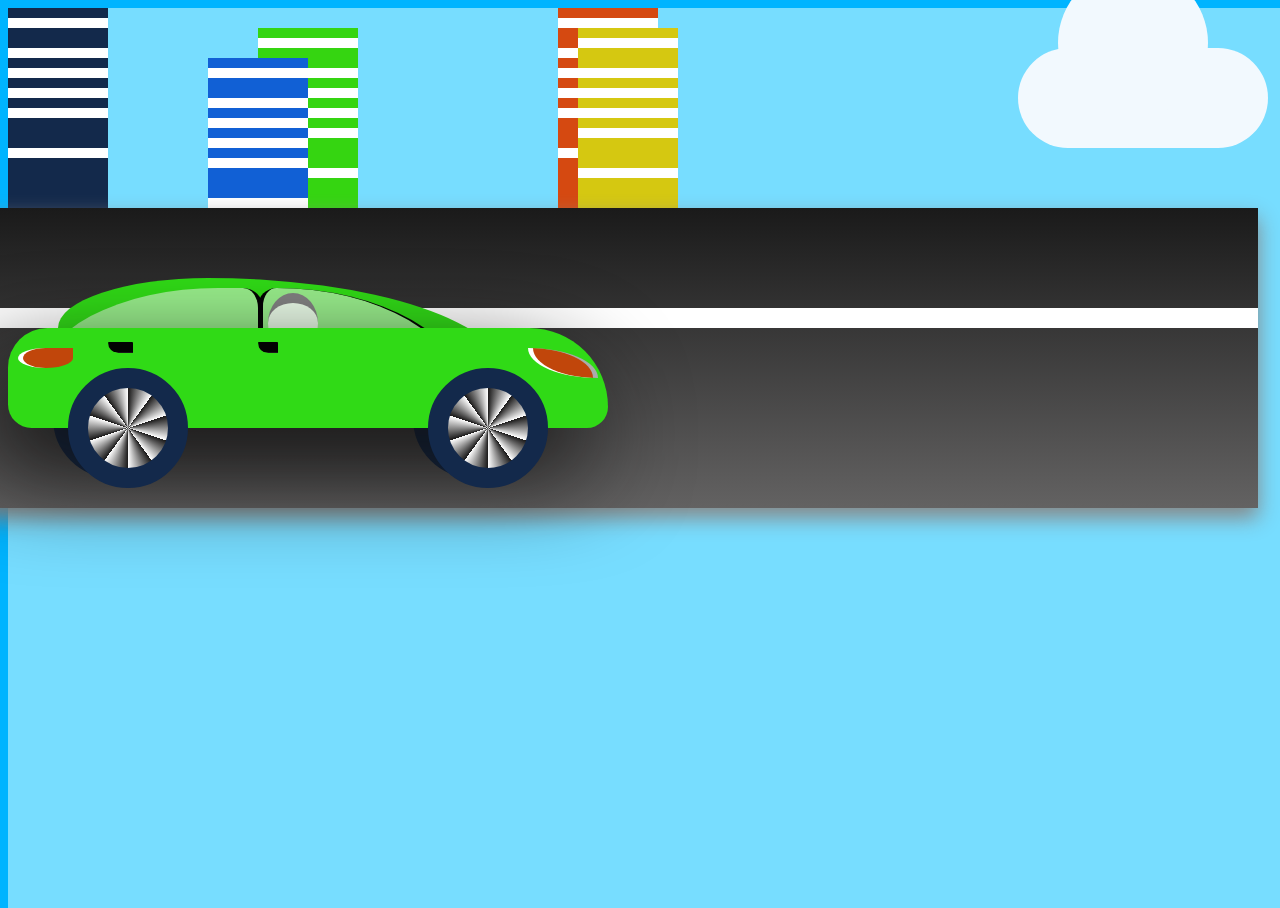
<file: CarAnimation/homework11.html>
<!DOCTYPE html>
<html lang="en">

<head>
    <meta charset="UTF-8">
    <meta name="viewport" content="width=device-width, initial-scale=1.0">
    <title>Document</title>
    <style>
        .center {
            display: flex;
            flex-direction: column;
            justify-content: center;
            align-items: center;
            text-align: center;
        }

        .car {
            position: relative;
            width: 600px;
            height: 500px;
            /* border: 1px solid black; */
            animation: carMove 5s infinite;
            z-index: 1000;
        }

        @keyframes carMove {
            to {
                transform: translateX(800px);
            }
        }

        /* Car body */
        .body-car {
            position: absolute;
            bottom: 80px;
            left: 0;
            width: 100%;
            height: 100px;
            background: #30da16;
            /* border: 3px solid #13294b; */
            border-radius: 150px 300px 80px 90px;
            box-shadow: -20px 40px 100px rgb(15, 14, 14);
        }

        /* Car cabin */
        .cabin {
            position: absolute;
            bottom: 80px;
            left: 50px;
            width: 450px;
            height: 150px;
            background: #30da16;
            /* border-radius: 100%; */
            /* border: 3px solid #5f6164; */
            border-radius: 100% 200% 50% 50%;
        }

        /* Wheels */
        .wheel {
            position: absolute;
            bottom: 20px;
            width: 80px;
            height: 80px;
            border-radius: 50%;
            border: 20px solid #13294b;
            /* background: (circle,
                    #ffffff 0%,
                    #00d144 20%,
                    #0099ff 50%,
                    #ffff00 70%); */
            background-image: repeating-conic-gradient(rgb(26, 25, 25) 10%, white 20%);
            animation: wheel-move 0.1s infinite;
        }

        @keyframes wheel-move {
            100% {
                transform: rotate(360deg);
            }
        }

        .wheel-left {
            left: 60px;
        }

        .wheel-right {
            right: 60px;
        }

        .wheel-left1 {
            left: 45px;
            bottom: 30px;
            z-index: 0;
        }

        .wheel-right1 {
            right: 75px;
            bottom: 30px;
            z-index: 0;
        }

        .car-window {
            position: absolute;
            bottom: 100px;
            left: 30px;
            width: 220px;
            height: 120px;
            background: rgba(255, 255, 255, 0.5);
            /* background-color: #000000; */
            /* Transparent white for glass */
            border-radius: 80% 20px 0 0;

            /* Adding a middle pillar (B-pillar) */
            border-right: 5px solid #020202;
        }

        .right {
            left: 250px;
            width: 200px;
            height: 120px;
            background: rgba(255, 255, 255, 0.5);
            /* background-color: #000000; */
            /* Transparent white for glass */
            border-radius: 20px 100% 0 0;

            /* Adding a middle pillar (B-pillar) */
            border-left: 5px solid #020202;
            /* border: 2px outset blue; */
        }

        .stop {
            position: absolute;
            bottom: 140px;
            left: 10px;
            width: 50px;
            height: 20px;
            background: rgb(255, 7, 7, 0.7);
            /* background-color: #000000; */
            /* Transparent white for glass */
            border-radius: 50% 0% 50% 50%;

            /* Adding a middle pillar (B-pillar) */
            border-left: 5px outset #ffffff;
        }

        .stop-right {
            position: absolute;
            bottom: 130px;
            left: 520px;
            width: 60px;
            height: 30px;
            background: rgb(255, 7, 7, 0.7);
            /* background-color: #000000; */
            /* Transparent white for glass */
            border-radius: 0% 100% 0% 100%;

            /* Adding a middle pillar (B-pillar) */
            border-right: 5px outset #ffffff;
        }

        .people {
            position: absolute;
            bottom: 155px;
            left: 260px;
            width: 50px;
            height: 50px;
            background: rgba(255, 255, 255, 0.8);
            /* background-color: #000000; */
            /* Transparent white for glass */
            border-radius: 100%;

            /* Adding a middle pillar (B-pillar) */
            border-top: 10px solid #020202;
        }

        .door {
            position: absolute;
            bottom: 155px;
            left: 250px;
            width: 20px;
            height: 1px;
            background: rgba(25, 24, 24, 1);
            /* background-color: #000000; */
            /* Transparent white for glass */
            border-radius: 100% 100% 0px 200px;

            /* Adding a middle pillar (B-pillar) */
            border-top: 10px solid #020202;
        }

        .door.right {
            position: absolute;
            bottom: 155px;
            left: 100px;
            width: 20px;
            height: 1px;
            background: rgba(25, 24, 24, 1);
            /* background-color: #000000; */
            /* Transparent white for glass */
            border-radius: 100% 100% 0px 200px;

            /* Adding a middle pillar (B-pillar) */
            border-top: 10px solid #020202;
        }

        .road-container {
            width: 100%;
            height: 100vh;
            background-color: #77ddff;
            position: absolute;

        }

        .road {
            width: 100%;
            height: 300px;
            left: -30px;
            background-image: linear-gradient(rgb(26, 26, 26), rgb(99, 98, 98));
            position: absolute;
            z-index: 1;
            top: 200px;
            /* transform: rotate(-2deg); */
            box-shadow: 0px 10px 20px rgb(135, 135, 135);

        }

        .line {
            width: 100%;
            height: 20px;
            background-color: #ffffff;
            position: absolute;
            z-index: 10;
            top: 100px;
        }

        .building {
            display: flex;
        }

        .d1 {
            height: 50%;
            width: 100px;
            background-color: #13294b;
            position: absolute;
            top: 0;
            display: flex;
        }

        .d2 {
            height: 20%;
            width: 100px;
            background-color: #1160d5;
            position: absolute;
            top: 50px;
            left: 200px;
            display: flex;
            z-index: 1;
        }

        .d3 {
            height: 20%;
            width: 100px;
            background-color: #35d511;
            position: absolute;
            top: 20px;
            left: 250px;
            display: flex;
            z-index: 0;
        }

        .d4 {
            height: 50%;
            width: 100px;
            background-color: #d54911;
            position: absolute;
            top: 0px;
            left: 550px;
            display: flex;
            z-index: 0;
        }

        .d5 {
            height: 20%;
            width: 100px;
            background-color: #d5c811;
            position: absolute;
            top: 20px;
            left: 570px;
            display: flex;
            z-index: 0;
        }

        .d1 .window {
            width: 100px;
            height: 10px;
            background-color: white;
            z-index: 10;
            position: absolute;
            top: 10px;
        }

        .d1 .window1 {
            top: 40px;
        }

        .d1 .window2 {
            top: 60px;
        }

        .d1 .window3 {
            top: 80px;
        }

        .d1 .window4 {
            top: 100px;
        }

        .d1 .window5 {
            top: 140px;
        }

        .cloud {
            width: 250px;
            height: 100px;
            background: #f2f9fe;
            /* Light blue/white color */
            border-radius: 100px;
            /* margin: 120px auto 20px; */
            position: absolute;
            right: 20px;
            top: 40px;
            /* Required for positioning pseudo-elements */
        }

        /* Pseudo-elements for the cloud bumps */
        .cloud::before,
        .cloud::after {
            content: '';
            position: absolute;
            background: inherit;
            /* Inherit the background color */
            border-radius: 100%;
            /* Make them perfectly round */
            /* Use 'display: block;' or other display properties if needed */
        }

        .cloud::before {
            width: 100px;
            height: 100px;
            top: -50px;
            /* Position above the main cloud body */
            left: 60px;
        }

        .cloud::after {
            width: 150px;
            height: 150px;
            top: -80px;
            /* Position higher and larger */
            right: 60px;
        }

        /* Optional: Add a sky background to see the cloud better */
        body {
            background: #00b4ff;
        }
    </style>
</head>

<body>
    <div>
        <div class="road-container">
            <div class="building">
                <div class="d1">
                    <div class="window"></div>
                    <div class="window1 window"></div>
                    <div class="window2 window"></div>
                    <div class="window3 window"></div>
                    <div class="window4 window"></div>
                    <div class="window5 window"></div>
                </div>
                <div class="d2 d1">
                    <div class="window"></div>
                    <div class="window1 window"></div>
                    <div class="window2 window"></div>
                    <div class="window3 window"></div>
                    <div class="window4 window"></div>
                    <div class="window5 window"></div>
                </div>
                <div class="d3 d1">
                    <div class="window"></div>
                    <div class="window1 window"></div>
                    <div class="window2 window"></div>
                    <div class="window3 window"></div>
                    <div class="window4 window"></div>
                    <div class="window5 window"></div>
                </div>
                <div class="d4 d1">
                    <div class="window"></div>
                    <div class="window1 window"></div>
                    <div class="window2 window"></div>
                    <div class="window3 window"></div>
                    <div class="window4 window"></div>
                    <div class="window5 window"></div>
                </div>
                <div class="d5 d1">
                    <div class="window"></div>
                    <div class="window1 window"></div>
                    <div class="window2 window"></div>
                    <div class="window3 window"></div>
                    <div class="window4 window"></div>
                    <div class="window5 window"></div>
                </div>

                <div class="cloud">

                </div>
            </div>
            <div class="road">
                <div class="line"></div>
            </div>

        </div>

        <div class="car">
            <div class="cabin"></div>
            <div class="wheel wheel-left1"></div>
            <div class="wheel wheel-right1"></div>
            <div class="car-window"></div>
            <div class="people"></div>
            <div class="car-window right"></div>

            <div class="body-car"></div>
            <div class="stop"></div>
            <div class="stop stop-right"></div>
            <div class="door"></div>
            <div class="door right"></div>

            <div class="wheel wheel-left"></div>
            <div class="wheel wheel-right"></div>

        </div>
    </div>

</body>

</html>
</file>
<file: style.css>
* {
  margin: 0;
  padding: 0;
  box-sizing: border-box;
  font-family: "Google Sans Code", monospace;
}

html {
  scroll-behavior: smooth;
}

::-webkit-scrollbar {
  width: 10px;
}

::-webkit-scrollbar-track {
  background: hsl(0, 0%, 95%);
}

::-webkit-scrollbar-thumb {
  background: hsl(0, 0%, 80%);
}

::-webkit-scrollbar-thumb:hover {
  background: hsl(0, 0%, 70%);
}

h1 {
  font-size: 50px;
  line-height: 64px;
  color: #222;
}

h2 {
  font-size: 46px;
  line-height: 54px;
  color: #222;
}

h4 {
  font-size: 20px;
  color: #222;
}

h6 {
  font-weight: 700;
  font-size: 12px;
}

p {
  font-size: 16px;
  color: #465b52;
  margin: 15px 0 20px 0;
}

.section-p1 {
  padding: 20px 40px;
}

.section-m1 {
  margin: 40px 0;
}

body {
  width: 100%;
}

.section-p2 {
  padding: 20px 80px;
}

#header {
  display: flex;
  align-items: center;
  justify-content: space-between;
  background-color: #faf8f2;
  box-shadow: 0 5px 15px rgba(0, 0, 0, 0.2);
  z-index: 999;
  position: sticky;
  top: 0;
  left: 0;
}

.logo {
  width: 100px;
}

.logo img {
  width: 100%;
}

#navbar-list {
  display: flex;
  align-items: center;
  justify-content: center;
}

.navbar li {
  padding: 0 20px;
}

li {
  list-style-type: none;
}

a {
  text-decoration: none;
}

.navbar a {
  font-size: 16px;
  font-weight: bold;
  position: relative;
  color: #1a1a1a;
  transition: all 0.2s linear;
}

.navbar a:not(.icon-link)::before,
.navbar a.active:not(.icon-link)::before {
  content: "";
  position: absolute;
  left: 0;
  bottom: -6px;
  width: 0%;
  height: 3px;
  border-radius: 50px;
  background-color: orange;
  transition: 0.2s linear;
}

/* underline on hover / active */
.navbar a:not(.icon-link):hover::before,
.navbar a.active:not(.icon-link)::before {
  width: 100%;
}

/* text hover effect (NO icons) */
.navbar a:is(:hover, :focus),
.navbar a.active:not(.icon-link) {
  color: #ff6600;
  transform: scale(1.05);
}

#mobile {
  display: none;
  align-items: center;
  transition: 0.2s ease;
}

#search-bar {
  display: none;
  flex-direction: column;
  justify-content: center;
  align-items: center;
  flex-wrap: wrap;
  z-index: 9999;
  width: 100%;
  height: 150px;
  /* height: auto; */
  position: fixed;
  left: 0;
  top: 0;
  background-color: #fdfdfd;
  box-shadow: 0 20px 50px rgba(0, 0, 0, 0.4);
  transition: 0.2s ease;
  transform: translateY(-100%);
  pointer-events: none;
}
#search-bar.active {
  display: flex;
  opacity: 1;
  transform: translateY(0);
  pointer-events: auto;
}
#search-bar .search-input p {
  color: black;
  font-size: 12px;
}
#close-icon {
  position: absolute;
  top: 0px;
  right: 0px;
  border: none;
  background-color: #ff6600;
  font-size: 20px;
  color: white;
  width: 40px;
  height: 40px;
  display: flex;
  justify-content: center;
  align-items: center;
  z-index: 1;
transition: 0.2s ease;
}
#close-icon:hover {
  background-color: #000;
  color: #fff;
}

.search-input {
  width: 100%;
  position: relative;
  padding: 40px 100px;
}
.search-input .input {
  width: 100%;
  position: relative;
}
.search-input #search-btn {
  padding: 20px;
  display: flex;
  justify-content: center;
  align-items: center;
  position: absolute;
  top: 0;
  right: 0;
  bottom: 0;
  padding-inline: 20px;
  background-color: #ff6600;
  color: white;
}
.search-input #search-btn:hover {
  background-color: #000;
  color: white;
  cursor: pointer;
}
.search-input input {
  position: relative;
  font-size: 16px;
  width: 100%;
  height: 50px;
  background-color: #ffffff;
  border: 2px solid #ff6600;
  padding-inline-start: 10px;
}

#close {
  display: none;
}

#hero {
  background-image: url("images/HeroBanner.png");
  height: 90vh;
  width: 100%;
  background-size: cover;
  background-position: top 25% right 0%;
  padding: 0 80px;
  display: flex;
  flex-direction: column;
  align-items: flex-start;
  justify-content: center;
}

#hero h4 {
  padding-bottom: 15px;
  color: #1a1a1a;
}

#hero h1 {
  color: #ff6600;
  /* text-shadow: 0 0 5px rgb(0, 0, 0); */
  text-transform: uppercase;
  font-size: 4rem;
}

#hero h2 {
  text-transform: uppercase;
}

#hero button {
  background-color: transparent;
  color: #ff6600;
  border: 2px solid #ff6600;
  border-radius: 25px;
  padding: 14px 50px;
  font-size: 18px;
  font-weight: bold;
  transition: transform 0.3s ease, color 0.3s ease;
}

#hero button:is(:hover, :focus) {
  background-color: #ff6600;
  color: white;
  cursor: pointer;
  transform: scale(1.05);
  box-shadow: 0 0 10px #ff6600;
}

#hero button:active {
  background-color: #ff6600;
  color: #d3be91;
}

#feature {
  display: flex;
  flex-direction: row;
  justify-items: center;
  align-items: center;
  flex-wrap: wrap;
  grid-gap: 0px 20px;
  width: 100%;
  justify-content: center;
  padding: 80px;
}
#feature .fe-box {
  min-width: 300px;
  min-height: 300px;
  width: 350px;
  height: 350px;
  text-align: center;
  display: flex;
  flex-direction: column;
  justify-content: center;
  align-items: center;
  text-align: center;
  position: relative;
  margin-block-start: 1em;
  margin-block-end: 1em;
  overflow: hidden;
}

#feature .fe-box h2 {
  font-size: 22px;
  font-weight: bold;
  position: absolute;
  z-index: 1;
  font-family: "Playfair Display SC", serif;
  text-transform: uppercase;
  top: 20px;
}
.fe-box img {
  width: 100%;
  position: relative;
  object-fit: cover;
  transition: transform 0.4s ease;
}

.fe-box img:hover {
  transform: scale(1.1);
  cursor: zoom-in;
}

.fe-box button {
  background-color: transparent;
  border: 1px solid black;
  position: absolute;
  padding: 12px 30px;
  font-size: 16px;
  cursor: pointer;
  transition: 0.3s;
  bottom: 20px;
  transition: transform 0.2s ease;
}

.fe-box button:hover {
  transform: scale(1.05);
  background-color: rgba(237, 236, 236, 0.5);
}

#product1 {
  text-align: center;
}

.product-menu {
  display: flex;
  text-align: center;
  justify-content: center;
  align-items: center;
  padding: 20px;
  font-size: 16px;
}

.product-menu button {
  margin-left: 20px;
  border: 1px solid #c8c9c8;
  padding: 10px 15px;
  border-radius: 30px;
  color: #000000;
  background-color: transparent;
  cursor: pointer;
}

.product-menu a:first-child button,
.product-menu a button:is(:hover, :focus) {
  background-color: #ff6600;
  color: white;
}

.pro-img {
  overflow: hidden;
  height: 330px;
}

#product1 .pro,
.special-right .pro {
  width: 23%;
  background: transparent;
  min-width: 320px;
  /* padding: 10px 12px; */
  border: 1px solid #cce7d0;
  border-radius: 25px;
  cursor: pointer;
  box-shadow: 20px 20px 30px rgba(0, 0, 0, 0.02);
  margin: 15px 0px;
  transition: 0.3s ease;
  position: relative;
  overflow: hidden;
}

#product1 .pro img,
.special-right .pro img {
  width: 100%;
  height: 100%;
  overflow: hidden;
  object-fit: cover;
  transition: transform 0.4s ease;
}

#product1 .pro img:hover,
.special-right .pro img:hover {
  transform: scale(1.1);
}

#product1 .pro:hover,
.special-right .pro:hover {
  box-shadow: 20px 20px 30px rgba(0, 0, 0, 0.06);
}

#product1 .pro .des,
.special-right .pro .des {
  text-align: start;
  padding: 10px 10px;
  line-height: 25px;
}

#product1 .pro .des span,
.special-right .pro .des span {
  color: #606063;
  font-size: 12px;
}

#product1 .pro .des h5,
.special-right .pro .des h5 {
  padding-top: 7px;
  color: #1a1a1a;
  font-size: 14px;
}

#product1 .pro .des h4,
.special-right .pro .des h4 {
  color: #ff6600;
  font-size: 15px;
  font-weight: 700;
}

#product1 .pro .des .star,
.special-right .pro .des .star {
  font-size: 12px;
  color: #ff6600;
}

#product1 .pro .cart,
.special-right .pro .cart {
  width: 40px;
  height: 40px;
  line-height: 40px;
  border-radius: 50px;
  background-color: transparent;
  font-weight: 500;
  color: #ff6600;
  border: 1px solid #ff6600;
  position: absolute;
  bottom: 20px;
  right: 10px;
  display: flex;
  justify-content: center;
  align-items: center;
}

#product1 .pro .cart:hover,
.special-right .pro .cart:hover {
  background-color: #ff6600;
  color: white;
}

#product1 .pro-container,
.special-right .special-container {
  display: flex;
  justify-content: space-between;
  padding-top: 20px;
  flex-wrap: wrap;
}

#banner {
  display: flex;
  flex-direction: row;
  justify-content: space-between;
  align-items: center;
  text-align: center;
  width: 100%;
  height: 60vh;
  position: relative;
  background-color: #f5f8fd;
}

#banner .banner-img {
  width: 100%;
  height: 60vh;
}

#banner .banner-img img {
  height: 100%;
}

#banner .banner-text {
  justify-content: flex-start;
  text-align: start;
  width: 100%;
}

#banner .banner-text h4 {
  color: #6c6b6b;
  font-size: 20px;
  margin-bottom: 50px;
  margin-top: 10px;
}

#banner .banner-text h2 {
  color: #000;
  font-size: 45px;
  padding: 10px 0;
  text-transform: uppercase;
}

#banner .banner-text h3 {
  font-size: 40px;
  color: #ff6600;
  font-weight: 400;
}

button.normal {
  font-size: 14px;
  font-weight: 600;
  padding: 15px 40px;
  color: #fff;
  background-color: #ff6600;
  cursor: pointer;
  border: 1px solid #ff6600;
  outline: none;
  transition: 0.5s ease;
}

button.normal:is(:hover, :focus, :active) {
  background-color: transparent;
  color: #ff6600;
}

#special {
  display: flex;
  flex-direction: row;
  flex-wrap: wrap;
  justify-content: center;
  align-items: center;
}

.special-left {
  height: 600px;
  position: relative;
  display: flex;
  padding: 50px 20px;
  flex-direction: column;
  justify-content: center;
  align-items: center;
  text-align: center;
  min-width: 300px;
  background-color: #000;
  margin-block: 40px;
}

.special-left img {
  height: 100%;
  padding-bottom: 20px;
  position: relative;
  object-fit: cover;
  transition: transform 0.4s ease;
}

.special-left img:hover {
  transform: scale(1.05);
}

.special-left h3 {
  font-size: 20px;
  color: white;
  position: absolute;
  top: 40px;
  z-index: 1;
}

.special-right {
  flex: 1;
  width: 100%;
  padding-inline-start: 30px;
}

.special-right .special-container .pro {
  background: transparent;
  min-width: 280px;
  width: auto;
  /* padding: 10px 12px; */
  border: 1px solid #cce7d0;
  border-radius: 25px;
  cursor: pointer;
  box-shadow: 20px 20px 30px rgba(0, 0, 0, 0.02);
  margin: 15px 0px;
  transition: 0.3s ease;
  position: relative;
  overflow: hidden;
}

.special-right .special-container .pro-img {
  overflow: hidden;
  min-width: 200px;
  min-height: 300px;
  /* width: 300px; */
  /* height: 350px; */
}

.special-right .special-container .pro img {
  width: 100%;
  height: 100%;
  overflow: hidden;
  /* border-radius: 20px; */
  object-fit: cover;
  transition: transform 0.4s ease;
}

.special-right .special-container {
  display: flex;
  justify-content: space-between;
  padding-top: 20px;
  flex-wrap: wrap;
}

.special-right .section-title {
  margin-block: 40px;
  display: flex;
  align-items: center;
  gap: 20px;
}

.special-right .section-title .text {
  min-width: max-content;
  font-family: "Josefin Sans", sans-serif;
}

.special-right .section-title .line {
  width: 100%;
  height: 1px;
  background: gainsboro;
}

#sm-banner {
  display: flex;
  justify-content: space-between;
  flex-direction: row;
  flex-wrap: wrap;
  gap: 0px 20px;
}

#sm-banner .banner-box {
  display: flex;
  flex-direction: column;
  justify-content: flex-end;
  align-items: flex-start;
  background-image: url("images/insta6.jpg");
  min-width: 500px;
  width: 100%;
  min-height: 50vh;
  background-size: cover;
  background-position: center;
  padding: 20px;
  transition: transform 0.3s ease;
  position: relative;
}

#sm-banner .banner-box:hover {
  transform: scale(1.01);
}

#sm-banner .box-container {
  flex: 1;
  min-height: 50vh;
  min-width: 500px;
  position: relative;
  /* padding: 10px; */
}

#sm-banner .banner-box2 {
  background-image: url("images/insta5.jpg");
}

#sm-banner .banner-box2 h2 {
  color: #fff;
}

#sm-banner .banner-box2 h4 {
  color: #fff;
}

#sm-banner h4 {
  color: #faf8f2;
  font-size: 20px;
  font-weight: 300;
}

#sm-banner h2 {
  color: #fff;
  font-size: 28px;
  font-weight: 800;
}

#sm-banner span {
  color: #fff;
  font-size: 14px;
  font-weight: 500;
  padding-bottom: 30px;
}

button.btn {
  font-size: 14px;
  font-weight: 600;
  padding: 15px 30px;
  color: #ff6600;
  background-color: transparent;
  cursor: pointer;
  border: 1px solid #ff6600;
  outline: none;
  transition: 0.5s ease;
}

button.btn:is(:hover, :focus, :active) {
  background-color: #ff6600;
  color: #fff;
}

#banner3 {
  display: flex;
  flex-direction: row;
  flex-wrap: wrap;
  justify-content: space-between;
  gap: 0px 10px;
  padding-top: 0;
  padding-block-end: 80px;
}

#banner3 .banner-box {
  display: flex;
  flex-direction: column;
  justify-content: flex-end;
  align-items: flex-start;
  background-image: url("images/insta3.jpg");
  min-width: 350px;
  /* max-width: 400px; */
  min-height: 40vh;
  background-size: cover;
  background-position: center;
  padding: 20px;
  object-fit: cover;
  transition: transform 0.2s ease;
  position: relative;
  object-fit: cover;
  overflow: hidden;
}

#banner3 .banner-box:hover {
  transform: scale(1.01);
}

#banner3 .box-container {
  flex: 1;
  min-width: 300px;
  /* height: 40vh; */
  position: relative;
}

#banner3 .banner-box2 {
  background-image: url("images/insta7.jpg");
  overflow: hidden;
}

#banner3 .banner-box3 {
  background-image: url("images/hero-bannerShoe.jpg");
  overflow: hidden;
  transition: transform 0.4s ease;
}

#banner3 h2 {
  color: #fff;
  font-size: 30px;
  font-weight: 800;
  font-family: "Josefin Sans", sans-serif;
}

#banner3 span {
  color: #fff;
  font-size: 14px;
  font-weight: 500;
  padding-bottom: 20px;
}

button.btn-banner {
  font-size: 14px;
  font-weight: 600;
  padding: 10px 20px;
  color: #fff;
  background-color: transparent;
  cursor: pointer;
  border: 1px solid #fff;
  outline: none;
  transition: 0.5s ease;
}

button.btn-banner:is(:hover, :focus, :active) {
  background-color: #fff;
  color: #000;
}

#blog {
  text-align: center;
  height: auto;
  position: relative;
  padding-block-end: 100px;
}

#blog .blog-container {
  display: grid;
  grid-template-columns: auto auto auto;
  flex-direction: row;
  /* height: 80vh; */
  /* grid-gap: 20px 0px; */
}

#blog .blog-container .blog-1 {
  width: 100%;
  justify-content: center;
  align-items: center;
  padding: 10px;
  overflow: hidden;
}

.blog-text {
  text-align: start;
  padding: 0px 10px;
  line-height: 30px;
  transition: 0.3s ease;
}

.blog-text h3 {
  padding-bottom: 20px;
  transition: 0.3s ease;
}

.blog-container .blog-1 .blog-img {
  width: 100%;
  /* height: 50vh; */
  overflow: hidden;
  border-radius: 12px;
}

.blog-container .blog-1 .blog-img img {
  width: 100%;
  height: 300px;
  object-fit: cover;
  transition: transform 0.4s ease;
}

button.blog-btn {
  font-size: 14px;
  font-weight: 600;
  padding: 10px 30px;
  color: #fff;
  background-color: #000;
  cursor: pointer;
  border: 1px solid #000;
  outline: none;
  transition: 0.5s ease;
}

button.blog-btn:is(:hover, :focus, :active) {
  background-color: transparent;
  color: #000;
}

.blog-text a:hover {
  text-decoration: underline;
  transition: 0.3s ease;
  color: red;
}

.blog-text span,
.blog-text i,
h3:hover {
  color: red;
  cursor: pointer;
}

.blog-img img:hover {
  transform: scale(1.1);
  cursor: zoom-in;
}

/*-----------------------------------*\
 * #FOOTER
\*-----------------------------------*/

.footer {
  position: relative;
  /* height: 100vh; */
}

.footer-link-text,
.footer-link i {
  transition: color 0.3s ease;
}

.footer-link:hover .footer-link-text,
.footer-link:hover,
.footer-link i {
  color: #ff6600;
}

.footer-top {
  background: #26292e;
  /* display: flex; */
  /* background-color: white; */
  flex-direction: row;
}

.footer-brand {
  display: flex;
  flex-direction: row;
  justify-content: space-between;
  padding-bottom: 20px;
  border-bottom: 1px solid gainsboro;
  margin-bottom: 50px;
}

.footer-brand .logo {
  margin-bottom: 15px;
  min-width: 120px;
}

.social-list {
  display: flex;
  flex-direction: row;
  justify-content: space-between;
  align-items: center;
  gap: 8px;
}

.footer-link-box {
  display: grid;
  grid-template-columns: 1fr 1fr 1fr 1fr;
  flex-direction: row;
}

.social-link {
  background: gainsboro;
  color: black;
  font-size: 20px;
  padding: 10px;
  transition: 0.2s ease;
}

.social-link:is(:hover, :focus) {
  background: #ff6600;
  color: white;
}

.footer-list-title {
  position: relative;
  color: white;
  font-family: "Josefin Sans", sans-serif;
  font-size: 30px;
  font-weight: 700;
  margin-bottom: 25px;
}

.footer-list-title::after {
  content: "";
  display: block;
  background: #ff6600;
  width: 50px;
  height: 2px;
  margin-top: 10px;
}

.footer-link {
  color: black;
  display: flex;
  align-items: center;
  gap: 10px;
  padding-block: 6px;
  transition: 0.2s ease;
}

a.footer-link:is(:hover, :focus) {
  color: #ff6600;
}

.footer-link-text {
  flex: 1;
  color: white;
}

.footer-list:not(:last-child) {
  margin-bottom: 30px;
}

.footer-list:first-child {
  color: #ff6600;
  font-size: 22px;
}

.table-row {
  display: grid;
  grid-template-columns: 1fr 1fr;
  text-align: left;
  padding-block: 6px;
}

.table-head {
  color: white;
  font-weight: 500;
}

.table-data {
  color: white;
}

.newsletter-text {
  color: white;
  line-height: 1.7;
  margin-bottom: 20px;
}

.newsletter-form {
  position: relative;
}

.newsletter-input {
  background: white;
  color: black;
  padding: 15px 25px;
  padding-right: 120px;
}

input {
  font-family: sans-serif;
  background: none;
  border: none;
  width: 100%;
}

.newsletter-form .btn-primary {
  position: absolute;
  top: 0;
  bottom: 0;
  right: 0;
  font-family: "Josefin Sans", sans-serif;
  font-size: 16px;
  font-weight: 600;
  padding-inline: 20px;
}

.footer-bottom {
  background: rgb(222, 222, 222);
  padding: 10px 40px;
  display: flex;
  justify-content: space-between;
  align-items: start;
  text-align: start;
}

.footer-bottom .container {
  flex: 50%;
  align-items: flex-end;
  justify-content: flex-end;
}

.container-img {
  /* width: 800px; */
  flex: 50%;
  justify-content: flex-start;
  align-items: start;
}

.container-img img {
  width: 60px;
}

.copyright {
  text-align: center;
  color: black;
}

.copyright-link {
  display: inline-block;
  color: #ff6600;
}

/*-----------------------------------*\
 * #GO TOP
\*-----------------------------------*/

.go-top-btn {
  position: fixed;
  bottom: 20px;
  right: 20px;
  background: #ff6600;
  color: white;
  font-size: 20px;
  padding: 10px;
  border: 4px solid white;
  border-radius: 50%;
  opacity: 0;
  visibility: hidden;
  transition: 0.2s ease;
  z-index: 2;
}

.go-top-btn.active {
  opacity: 1;
  visibility: visible;
}

.go-top-btn:is(:hover, :focus) {
  background: #e2bfa7;
}

@media (max-width: 1600px) {
  #hero {
    height: 90vh;
    background-position: top 30% right 10%;
  }
  #product1 .pro-container {
    display: flex;
    justify-content: center;
    gap: 0 20px;
  }

  #banner {
    height: 50vh;
  }

  #banner .banner-img {
    height: 50vh;
  }

  #banner .banner-img img {
    height: 100%;
  }

  #special {
    display: flex;
  }

  .special-left {
    height: 600px;
    min-width: 300px;
    position: relative;
    display: flex;
    padding: 50px 20px;
    flex-direction: column;
    justify-content: center;
    align-items: center;
    text-align: center;
    background-color: #000;
    margin-block: 40px;
  }

  .special-left img {
    width: 100%;
    padding-bottom: 20px;
    position: relative;
    object-fit: cover;
    transition: transform 0.4s ease;
  }

  .special-right {
    display: flex;
    flex-direction: column;
    justify-content: center;
    padding-inline-start: 10px;
  }

  .special-right .special-container {
    display: flex;
    justify-content: space-between;
    flex-direction: row;
    flex-wrap: wrap;
    /* padding: 0px 10px; */
    gap: 0 10px;
  }

  .special-right .pro {
    flex: 1;
    max-width: 400px;
    min-width: 280px;
  }

  .special-right .pro-img {
    min-height: 300px;
    max-width: 500px;
    min-width: 280px;
  }

  .special-right .pro img {
    width: 100%;
    /* height: 80%; */
  }

  #sm-banner {
    display: flex;
    justify-content: space-between;
    flex-direction: row;
    align-items: center;
    flex-wrap: wrap;
    gap: 20px;
  }

  #sm-banner .box-container {
    flex: 1;
    min-width: 550px;
    max-width: 900px;
  }

  #sm-banner .banner-box {
    min-width: 550px;
    max-width: 900px;
    width: 100%;
    /* min-height: 50vh;  */
  }

  #banner3 {
    flex-direction: row;
    flex-wrap: wrap;
    justify-content: space-between;
    align-items: center;
    gap: 0px 10px;
  }

  #banner3 .box-container {
    flex: 1;
    /* padding: 10px; */
    max-width: 500px;
    min-width: 300px;
  }

  #banner3 .banner-box {
    width: 100%;
    min-width: 400px;
    max-width: 500px;
    min-height: 30vh;
    max-height: 40px;
  }

  #blog {
    height: auto;
    position: relative;
  }

  p {
    font-size: 16px;
    color: #465b52;
    margin: 15px 0 20px 0;
  }

  #blog .blog-container {
    display: flex;
    flex-direction: row;
    justify-content: space-between;
    align-items: center;
    flex-wrap: wrap;
    position: relative;
    /* min-height: 50vh; */
    padding-top: 0;
    margin-top: 0;
    padding-block-end: 20px;
    /* grid-gap: 20px 0px; */
  }

  #blog .blog-container .blog-1 {
    flex: 1;
    min-width: 300px;
    max-width: 500px;
  }

  .blog-container .blog-1 .blog-img img {
    width: 100%;
    min-width: 300px;
    max-width: 500px;
  }

  .footer {
    position: relative;
    height: 50vh;
  }

  .container-img {
    /* width: 800px; */
    flex: 50%;
    justify-content: flex-start;
    align-items: start;
  }

  .footer-bottom {
    padding: 10px 40px;
    display: flex;
    justify-content: space-between;
    align-items: start;
    text-align: start;
  }
}

@media (max-width: 1280px) {
  #hero {
    height: 90vh;
    background-position: top 20% right 30%;
  }
  #special {
    display: flex;
    flex-direction: column;
    justify-content: center;
    align-items: center;
  }

  .special-left {
    height: 800px;
    padding: 50px 50px;
    width: 500px;
  }

  .special-left img {
    width: 100%;
    padding-bottom: 0px;
  }

  .special-right {
    width: 100%;
  }

  .special-right .special-container {
    display: flex;
    justify-content: center;
    gap: 20px;
    padding-top: 20px;
    flex-wrap: wrap;
  }

  .special-right .pro {
    width: 25%;
    min-width: 300px;
    /* padding: 10px 12px; */
  }

  .special-right .pro img {
    width: 100%;
    height: 80%;
  }

  #banner {
    height: 50vh;
  }

  #banner .banner-img {
    width: 80%;
    height: 50vh;
  }

  #banner .banner-img img {
    width: 100%;
  }

  #banner .banner-text {
    justify-content: center;
    align-items: center;
    text-align: start;
    padding-inline-start: 40px;
  }

  /* Done  */

  #sm-banner .banner-box {
    min-width: 300px;
    height: 40vh;
    background-position: center;
  }

  #sm-banner {
    /* display: flex; */
    /* justify-content: space-between; */
    flex-direction: row;
    position: relative;
    gap: 20px;
    /* flex-wrap: wrap; */
  }

  #sm-banner .box-container {
    flex: 1;
    min-width: 200px;
    width: 400px;
  }

  #sm-banner .box-container img {
    width: 100%;
  }

  /* done  */

  #banner3 {
    display: flex;
    justify-content: space-between;
  }

  #banner3 .box-container {
    min-width: 250px;
    position: relative;
  }

  #banner3 .banner-box {
    min-width: 250px;
    height: 30vh;
  }

  #blog {
    height: auto;
  }
}

@media (max-width: 1280px) {
  #blog {
    height: auto;
  }
}

@media (max-width: 1060px) {
  #hero {
    height: 70vh;
    background-position: right 50% top 0%;
  }
  #sm-banner .box-container {
    flex: 1;
    min-width: 200px;
    width: 300px;
  }

  #sm-banner .banner-box {
    min-width: 300px;
    height: 40vh;
    background-position: center;
  }

  #blog {
    height: auto;
  }

  #blog .blog-container .blog-1 {
    flex: 1;
    min-width: 200px;
  }

  .blog-container .blog-1 .blog-img {
    width: 100%;
    /* height: 50vh; */
    overflow: hidden;
    border-radius: 12px;
  }

  .blog-container .blog-1 .blog-img img {
    width: 100%;
    min-width: 300px;
    max-width: 500px;
  }
}

@media (max-width: 990px) {
  #hero {
    height: 70vh;
    background-position: top 30% right 50%;
  }

  #feature {
    display: flex;
    flex-direction: row;
    align-items: center;
    flex-wrap: wrap;
    grid-gap: 0px 20px;
    width: 100%;
    justify-content: center;
  }

  #feature {
    padding: 70px;
    width: 100%;
  }

  #feature .fe-box {
    flex: 1;
    min-width: 300px;
    min-height: 300px;
  }

  #feature .fe-box h2 {
    font-size: 18px;
    top: 30px;
  }

  .fe-box button {
    padding: 10px 20px;
    font-size: 14px;
    bottom: 20px;
  }

  /* #feature .fe-box {
    width: 300px;
    height: 300px;
  } */
  #product1 .pro-container {
    display: flex;
    justify-content: center;
    gap: 10px 20px;
  }

  .special-right .pro {
    flex: 1;
    min-width: 300px;
    min-height: 100px;
  }

  .special-right .pro-img {
    min-height: 100px;
    min-width: 200px;
  }

  .special-right .special-container .pro img {
    /* width: 100%; */
    height: 80%;
  }

  .special-right .pro .des {
    text-align: start;
    padding: 20px;
    line-height: 25px;
  }

  #sm-banner {
    display: flex;
    justify-content: center;
    align-items: center;
    flex-direction: column;
  }

  #sm-banner .box-container {
    flex: 1;
    min-width: 300px;
    width: 100%;
  }

  #banner3 .box-container {
    min-width: 200px;
  }

  #banner3 {
    display: flex;
    justify-content: space-between;
    gap: 0px 10px;
    padding-top: 0;
    padding-block-end: 80px;
  }

  #banner3 .banner-box {
    min-width: 200px;
    min-height: 30vh;
  }

  .social-link {
    background: gainsboro;
    color: black;
    font-size: 20px;
    padding: 10px;
    transition: 0.2s ease;
  }

  .footer-list-title {
    font-size: 25px;
  }

  .footer-list:first-child {
    font-size: 16px;
  }

  .newsletter-text {
    line-height: 1.6;
  }

  .newsletter-form .btn-primary {
    font-size: 14px;
    padding-inline: 10px;
  }

  #blog {
    height: auto;
  }

  #blog .blog-container {
    display: flex;
    flex-direction: row;
    justify-content: space-between;
    align-items: center;
    flex-wrap: wrap;
    position: relative;
    /* min-height: 50vh; */
    padding-top: 0;
    margin-top: 0;
    padding-block-end: 20px;
    /* grid-gap: 20px 0px; */
  }

  #blog .blog-container .blog-1 {
    flex: 1;
    min-width: 200px;
    max-width: 300px;
  }

  .blog-container .blog-1 .blog-img {
    min-width: 230px;
  }

  .blog-container .blog-1 .blog-img img {
    width: 100%;
  }

  .footer-link-box {
    display: grid;
    grid-template-columns: repeat(4, 1fr);
  }

  .footer-list:first-child {
    font-size: 14px;
  }

  .footer-list-title {
    font-size: 20px;
  }

  .newsletter-text {
    line-height: 1.5;
    margin-bottom: 20px;
  }

  .footer-brand {
    margin-bottom: 20px;
  }

  .footer-brand .logo {
    min-width: 100px;
  }

  .table-head {
    font-size: 16px;
    font-weight: 600;
  }

  .table-data {
    font-size: 12px;
  }

  .newsletter-form {
    position: relative;
  }

  .newsletter-input {
    padding-right: 80px;
  }

  .newsletter-form .btn-primary {
    font-size: 12px;
    font-weight: 600;
    padding-inline: 10px;
  }

  .footer-bottom {
    background: rgb(222, 222, 222);
    padding: 10px 20px;
    display: flex;
    justify-content: space-between;
    align-items: center;
    text-align: center;
  }

  .footer-bottom .container {
    flex: 50%;
    align-items: center;
    justify-content: space-between;
  }

  .container-img {
    flex: 50%;
    display: flex;
    flex-direction: row;
    justify-content: center;
    align-items: center;
    gap: 20px;
  }

  .container-img img {
    width: 40px;
  }
}

@media (max-width: 899px) {
  #product1 .pro {
    min-width: 300px;
  }

  #blog {
    height: auto;
  }
}
@media (max-width: 780px) {
  #feature {
    display: flex;
    flex-direction: row;
    justify-items: center;
    align-items: center;
    flex-wrap: wrap;
    grid-gap: 0px 20px;
    padding: 70px;
    width: 100%;
    justify-content: center;
  }
  #feature .fe-box {
    flex: 1;
    min-width: 300px;
    min-height: 300px;
  }
  .fe-box img {
    width: 100%;
  }
}

@media (max-width: 768px) {
  #navbar-list {
    display: flex;
    flex-direction: column;
    align-items: flex-start;
    justify-content: flex-start;
    position: fixed;
    top: 0;
    left: -400px;
    height: 120vh;
    width: 400px;
    background-color: #dadce1;
    box-shadow: 20px 0px 80px rgba(0, 0, 0, 0.1);
    padding: 80px 0 0 10px;
    transition: all 0.3s ease;
  }
  .navbar #nav-link:hover {
    background-color: #af5c0e;
    width: 100%;
  }
  .navbar #nav-link {
    padding: 10px;
    width: 100%;
  }

  .navbar a:not(.icon-link)::before,
  .navbar a.active:not(.icon-link)::before {
    content: "";
    position: absolute;
    left: 0;
    bottom: 0px;
    width: 0%;
    height: 0px;
    border-radius: 0px;
    background-color: none;
    transition: none;
  }

  /* underline on hover / active */
  .navbar a:not(.icon-link):hover::before,
  .navbar a.active:not(.icon-link)::before {
    width: 0%;
  }

  /* text hover effect (NO icons) */
  .navbar a:is(:hover, :focus),
  .navbar a.active:not(.icon-link) {
    color: #ff6600;
    transform: none;
  }
  .navbar a {
    font-size: 20px;
  }

  #navbar-list.active {
    left: 0px;
  }

  #navbar-list li {
    margin-bottom: 25px;
    color: #000;
  }

  #mobile {
    display: flex;
    align-items: center;
  }

  #mobile i {
    color: #222;
    padding-left: 20px;
    font-size: 24px;
  }
  #mobile i:is(:hover, :focus),
  #close:is(:hover, :focus) {
    color: #ff6600;
    cursor: pointer;
  }
  #close {
    display: block;
    position: absolute;
    top: 30px;
    right: 30px;
    color: #222;
    font-size: 24px;
  }
  .navbar-list li .close {
    display: block;
    background-color: #181818;
    width: 100%;
  }
  .icon-link {
    display: none;
  }
  #hero {
    height: 70vh;
    background-position: top 30% right 50%;
    padding: 0 80px;
  }

  #feature {
    display: grid;
    grid-template-columns: auto;
  }

  #feature .fe-box {
    width: 450px;
    height: 450px;
  }

  #product1 .pro-container,
  .special-right .special-container {
    display: flex;
    flex-direction: row;
    justify-content: center;
    align-items: center;
    padding-top: 20px;
    flex-wrap: wrap;
    padding: 0;
  }

  #product1 .pro {
    width: 20%;
    background: transparent;
    min-width: 280px;
    border-radius: 25px;
  }

  #banner {
    display: flex;
    flex-direction: column;
    justify-content: center;
    align-items: center;
    text-align: center;
    width: 100%;
    height: 80vh;
    background: none;
  }

  #banner .banner-img {
    width: 100%;
    /* height: 100%; */
  }

  #banner .banner-text {
    padding-top: 20px;
    justify-content: center;
    text-align: center;
    width: 100%;
  }

  #special {
    display: flex;
    flex-direction: column;
    justify-content: center;
    align-items: center;
    text-align: center;
  }

  .special-left {
    height: 700px;
    width: 400px;
  }

  .special-left img {
    width: 100%;
    padding-bottom: 10px;
  }

  .special-right .section-title {
    margin-block: 40px;
    display: flex;
    align-items: center;
    gap: 20px;
  }

  .special-right .special-container {
    display: flex;
    justify-content: center;
    gap: 0 20px;
    padding-top: 20px;
    flex-wrap: wrap;
  }

  .special-right .special-container .pro-img {
    min-width: 200px;
    min-height: 300px;
  }

  .special-right {
    width: 100%;
    margin-left: 0;
    margin-right: 0;
  }

  .special-right .special-container {
    display: flex;
    justify-content: center;
  }

  .special-right .pro {
    flex: 1;
    min-width: 280px;
    min-height: 400px;
  }

  .special-right .pro img {
    width: 100%;
  }

  /* .pro-img {
    height: 230px;
  } */
  #sm-banner {
    display: flex;
    flex-direction: row;
    justify-content: center;
    align-items: center;
    position: relative;
  }

  #sm-banner .box-container {
    flex: 1;
    min-width: 300px;
    width: 500px;
  }

  #sm-banner .banner-box {
    min-width: 500px;
    height: 40vh;
  }

  #banner3 {
    display: flex;
    flex-direction: row;
    justify-content: center;
    align-items: center;
    gap: 0px 10px;
    padding: 0 80px 80px;
  }

  #banner3 .box-container {
    min-width: 180px;
    /* padding: 5px; */
  }

  #banner3 .banner-box {
    flex: 1;
    min-width: 150px;
    width: 100%;
    height: 30vh;
  }

  #blog {
    height: auto;
  }

  .footer-link-box {
    grid-template-columns: 1fr 1fr;
  }
}
@media (max-width: 670px) {
  #banner3 {
    display: flex;
    flex-direction: row;
    justify-content: center;
    align-items: center;
    gap: 10px;
    padding: 0 80px 80px;
  }
  #banner3 .banner-box {
    flex: 1;
    /* min-width: 150px; */
    width: 100%;
    height: 30vh;
    min-height: 25vh;
  }
  #banner3 .box-container {
    min-width: 180px;
    min-height: 200px;
    /* padding: 5px; */
  }
}
@media (max-width: 485px) {
  * {
    margin: 0;
  }
  body {
    width: 100%;
  }
  .section-p2 {
    padding: 10px 50px;
  }
  #header {
    width: 100%;
    padding: 40px;
  }
  #hero {
    height: 110vh;
    background-position: top 30% right 70%;
  }
  #feature .fe-box {
    min-width: 200px;
    min-height: 200px;
    width: 300px;
    height: 300px;
  }
  .fe-box img {
    width: 100%;
  }
  #navbar-list {
    top: 0;
    left: -300px;
    height: 150vh;
    width: 300px;
  }

  .product-menu {
    display: flex;
    text-align: center;
    justify-content: center;
    align-items: center;
    flex-wrap: wrap;
    padding: 0;
    margin: 0;
    gap: 10px;
    font-size: 16px;
  }
  .product-menu button {
    margin-left: 0px;
    padding: 10px 15px;
  }
  #product1 .pro-container {
    display: flex;
    flex-direction: row;
    justify-content: center;
    align-items: center;
    padding-top: 20px;
    flex-wrap: wrap;
  }
  #product1 .pro {
    flex: 1;
    min-width: 250px;
    width: 300px;
  }
  #product1 .pro-img {
    overflow: hidden;
    height: 300px;
  }
  #product1 .pro img {
    width: 100%;
    height: 100%;
  }
  #product1 .pro .des {
    text-align: start;
    padding: 10px 10px;
    line-height: 22px;
  }
  #product1 .pro .des h5 {
    padding-top: 7px;
    font-size: 12px;
  }

  #product1 .pro .cart {
    width: 30px;
    height: 30px;
    line-height: 30px;
    font-weight: 300;
    bottom: 15px;
  }

  #banner {
    display: flex;
    flex-direction: column;
    justify-content: center;
    align-items: center;
    text-align: center;
    width: 100%;
    height: 80vh;
    background: none;
  }
  #banner .banner-img {
    height: 400px;
    width: 100%;
  }
  #banner .banner-text {
    padding-top: 30px;
    display: flex;
    flex-direction: column;
    justify-content: center;
    text-align: center;
    width: 100%;
    padding-inline-start: 0;
  }
  #special {
    display: flex;
    flex-direction: column;
    justify-content: center;
    align-items: center;
    text-align: center;
    padding: 0;
  }
  .special-left {
    height: 500px;
    width: 400px;
  }
  .special-left img {
    width: 100%;
    padding-bottom: 10px;
  }
  button.normal {
    font-size: 14px;
    font-weight: 600;
    padding: 15px 40px;
    color: #fff;
    background-color: #ff6600;
    cursor: pointer;
    border: 1px solid #ff6600;
    outline: none;
    transition: 0.5s ease;
  }
  .special-right {
    width: 100%;
    margin-left: 0;
    margin-right: 0;
  }
  .special-right .special-container {
    display: flex;
    justify-content: center;
  }
  .special-right .special-container .pro {
    background: transparent;
    min-width: 280px;
    width: auto;
    /* padding: 10px 12px; */
    border: 1px solid #cce7d0;
    border-radius: 25px;
    cursor: pointer;
    box-shadow: 20px 20px 30px rgba(0, 0, 0, 0.02);
    margin: 15px 0px;
    transition: 0.3s ease;
    position: relative;
    overflow: hidden;
  }
  .special-right .special-container .pro-img {
    min-width: 300px;
    min-height: 300px;
  }

  #sm-banner {
    display: flex;
    flex-direction: row;
    justify-content: center;
    align-items: center;
    position: relative;
  }
  #sm-banner .box-container {
    flex: 1;
    min-width: 300px;
    width: 300px;
  }
  #sm-banner .banner-box {
    min-width: 300px;
  }
  #banner3 {
    display: flex;
    flex-direction: column;
    justify-content: center;
    align-items: center;
    gap: 10px;
    padding: 0px;
    padding-block-end: 80px;
  }
  #banner3 .box-container {
    min-width: 300px;
    min-height: 200px;
    width: 450px;
    /* padding: 5px; */
  }
  #banner3 .banner-box {
    flex: 1;
    /* width: 250px; */
    width: 100%;
    height: 30vh;
    min-height: 30vh;
  }

  #banner .banner-text h3 {
    font-size: 25px;
  }
  #banner .banner-text h2 {
    font-size: 30px;
    padding: 0;
  }
  #banner .banner-text h4 {
    font-size: 16px;
    margin-bottom: 30px;
    margin-top: 10px;
  }
  #blog .blog-container {
    display: flex;
    flex-direction: row;
    justify-content: center;
  }
  .table-head {
    font-size: 14px;
    font-weight: 600;
  }
  .table-data {
    font-size: 12px;
  }
  .newsletter-text {
    line-height: 1.8;
    margin-bottom: 20px;
    font-size: 12px;
  }
  .newsletter-input {
    padding: 15px 30px;
    padding-left: 10px;
  }
  .footer-bottom {
    background: rgb(222, 222, 222);
    padding: 10px 20px 30px 20px;
    display: flex;
    justify-content: center;
    align-items: center;
    text-align: center;
    flex-wrap: wrap;
  }
  .newsletter-form .btn-primary {
    font-size: 12px;
    padding-inline: 5px;
  }

.search-input {
  width: 100%;
  position: relative;
  padding: 40px 50px;
}
}
</file>
<file: about.css>
* {
  margin: 0;
  padding: 0;
  box-sizing: border-box;
  font-family: "Google Sans Code", monospace;
}

html {
  scroll-behavior: smooth;
}

::-webkit-scrollbar {
  width: 10px;
}

::-webkit-scrollbar-track {
  background: hsl(0, 0%, 95%);
}

::-webkit-scrollbar-thumb {
  background: hsl(0, 0%, 80%);
}

::-webkit-scrollbar-thumb:hover {
  background: hsl(0, 0%, 70%);
}

h1 {
  font-size: 50px;
  line-height: 64px;
  color: #222;
}

h2 {
  font-size: 46px;
  line-height: 54px;
  color: #222;
}

h4 {
  font-size: 20px;
  color: #222;
}

h6 {
  font-weight: 700;
  font-size: 12px;
}

p {
  font-size: 16px;
  color: #465b52;
  margin: 15px 0 20px 0;
}

.section-p1 {
  padding: 20px 40px;
}

.section-m1 {
  margin: 40px 0;
}

body {
  width: 100%;
}

.section-p2 {
  padding: 20px 80px;
}

#header {
  display: flex;
  align-items: center;
  justify-content: space-between;
  background-color: #faf8f2;
  box-shadow: 0 5px 15px rgba(0, 0, 0, 0.2);
  z-index: 999;
  position: sticky;
  top: 0;
  left: 0;
}

.logo {
  width: 100px;
}

.logo img {
  width: 100%;
}

#navbar-list {
  display: flex;
  align-items: center;
  justify-content: center;
}

.navbar li {
  padding: 0 20px;
}

li {
  list-style-type: none;
}

a {
  text-decoration: none;
}

.navbar a {
  font-size: 16px;
  font-weight: bold;
  position: relative;
  color: #1a1a1a;
  transition: all 0.2s linear;
}

.navbar a:not(.icon-link)::before,
.navbar a.active:not(.icon-link)::before {
  content: "";
  position: absolute;
  left: 0;
  bottom: -6px;
  width: 0%;
  height: 3px;
  border-radius: 50px;
  background-color: orange;
  transition: 0.2s linear;
}

/* underline on hover / active */
.navbar a:not(.icon-link):hover::before,
.navbar a.active:not(.icon-link)::before {
  width: 100%;
}

/* text hover effect (NO icons) */
.navbar a:is(:hover, :focus),
.navbar a.active:not(.icon-link) {
  color: #ff6600;
  transform: scale(1.05);
}

#mobile {
  display: none;
  align-items: center;
  transition: 0.2s ease;
}

#search-bar {
  display: none;
  flex-direction: column;
  justify-content: center;
  align-items: center;
  flex-wrap: wrap;
  z-index: 9999;
  width: 100%;
  height: 150px;
  /* height: auto; */
  position: fixed;
  left: 0;
  top: 0;
  background-color: #fdfdfd;
  box-shadow: 0 20px 50px rgba(0, 0, 0, 0.4);
  transition: 0.2s ease;
  transform: translateY(-100%);
  pointer-events: none;
}
#search-bar.active {
  display: flex;
  opacity: 1;
  transform: translateY(0);
  pointer-events: auto;
}
#search-bar .search-input p {
  color: black;
  font-size: 12px;
}
#close-icon {
  position: absolute;
  top: 0px;
  right: 0px;
  border: none;
  background-color: #ff6600;
  font-size: 20px;
  color: white;
  width: 40px;
  height: 40px;
  display: flex;
  justify-content: center;
  align-items: center;
  z-index: 1;
transition: 0.2s ease;
}
#close-icon:hover {
  background-color: #000;
  color: #fff;
}

.search-input {
  width: 100%;
  position: relative;
  padding: 40px 100px;
}
.search-input .input {
  width: 100%;
  position: relative;
}
.search-input #search-btn {
  padding: 20px;
  display: flex;
  justify-content: center;
  align-items: center;
  position: absolute;
  top: 0;
  right: 0;
  bottom: 0;
  padding-inline: 20px;
  background-color: #ff6600;
  color: white;
}
.search-input #search-btn:hover {
  background-color: #000;
  color: white;
  cursor: pointer;
}
.search-input input {
  position: relative;
  font-size: 16px;
  width: 100%;
  height: 50px;
  background-color: #ffffff;
  border: 2px solid #ff6600;
  padding-inline-start: 10px;
}

#close {
  display: none;
}

#hero {
  background-image: url("images/hero-banner.png");
  height: 90vh;
  width: 100%;
  background-size: cover;
  background-position: top 100% right 30%;
  padding: 0 80px;
  display: flex;
  flex-direction: column;
  align-items: start;
  justify-content: center;
}

#hero h4 {
  padding-bottom: 15px;
  color: #000000;
}

#hero h1 {
  color: #ff6600;
  /* text-shadow: 0 0 5px rgb(0, 0, 0); */
  text-transform: uppercase;
  font-size: 5rem;
}

#hero h2 {
  text-transform: uppercase;
}

#hero button {
  background-color: transparent;
  color: #ff6600;
  border: 2px solid #ff6600;
  border-radius: 25px;
  padding: 14px 50px;
  font-size: 18px;
  font-weight: bold;
  transition: transform 0.3s ease, color 0.3s ease;
}

#hero button:is(:hover, :focus) {
  background-color: #ff6600;
  color: white;
  cursor: pointer;
  transform: scale(1.05);
  box-shadow: 0 0 10px #ff6600;
}

#hero button:active {
  background-color: #ff6600;
  color: #d3be91;
}


#banner {
  display: flex;
  flex-direction: row;
  justify-content: space-between;
  align-items: center;
  text-align: center;
  width: 100%;
  height: 90vh;
  position: relative;
  background-color: #f5f8fd;
}

#banner.banner1{
    background: #ffffff;
    padding: 80px;
}
#banner.banner1 .banner-text{
  display: flex;
  flex-direction: column;
  justify-content: center;
  align-items: start;
}
#banner.banner1 .banner-text h1{
  font-size: 30px;
}
#banner.banner1 .banner-text h3{
  font-size: 26px;
}
#banner.banner1 .banner-img{
    overflow: hidden;
}
#banner.banner1 .banner-img img {
  width: 100%;
  position: relative;
  object-fit: cover;
  transition: transform 0.4s ease;
}

#banner.banner1 .banner-img img:hover {
  transform: scale(1.1);
  cursor: zoom-in;
}
#banner .banner-img {
  width: 100%;
  height: 60vh;
}

#banner .banner-img img {
  height: 100%;
}

#banner .banner-text {
  justify-content: flex-start;
  text-align: start;
  width: 100%;
}

#banner .banner-text h4 {
  color: #6c6b6b;
  font-size: 16px;
  margin-bottom: 50px;
  margin-top: 10px;
}

#banner .banner-text h2 {
  color: #000;
  font-size: 45px;
  padding: 10px 0;
  text-transform: uppercase;
}
#banner .banner-text h1 {
  color: #000;
  font-size: 45px;
  padding: 10px 0;
  text-transform: uppercase;
}

#banner .banner-text h3 {
  font-size: 40px;
  color: #ff6600;
  font-weight: 400;
}

button.normal {
  font-size: 14px;
  font-weight: 600;
  padding: 15px 40px;
  color: #fff;
  background-color: #ff6600;
  cursor: pointer;
  border: 1px solid #ff6600;
  outline: none;
  transition: 0.5s ease;
}

button.normal:is(:hover, :focus, :active) {
  background-color: transparent;
  color: #ff6600;
}



button.btn {
  font-size: 14px;
  font-weight: 600;
  padding: 15px 30px;
  color: #ff6600;
  background-color: transparent;
  cursor: pointer;
  border: 1px solid #ff6600;
  outline: none;
  transition: 0.5s ease;
}

button.btn:is(:hover, :focus, :active) {
  background-color: #ff6600;
  color: #fff;
}






button.btn-banner {
  font-size: 14px;
  font-weight: 600;
  padding: 10px 20px;
  color: #fff;
  background-color: transparent;
  cursor: pointer;
  border: 1px solid #fff;
  outline: none;
  transition: 0.5s ease;
}

button.btn-banner:is(:hover, :focus, :active) {
  background-color: #fff;
  color: #000;
}

#team-section{
  text-align: center;
}
.team-container{
  display: flex;
  flex-direction: row;
  justify-content: center;
  align-items: center;
  flex-wrap: wrap;
  gap: 20px;
  padding-top: 20px;
  padding-block-end: 80px;
}
.team-container .team1{
  display: flex;
  flex-direction: column;
  justify-content: center;
  align-items: center;
  min-width: 200px;
  height: 400px;
  position: relative;
}
.team-img{
  width: 300px;
  height: 300px;
  min-width: 100px;
  position: relative;
  overflow: hidden;
}
.team-img img{
  /* border-radius: 50%; */
  width: 100%;
  height: 100%;
  top: 0;
  transition: opacity 0.3s ease, transform 0.3s ease;
  position: relative;
  z-index: 1;
  overflow: hidden;
  object-fit: cover;
}
.team-text{
  padding-top: 20px;
  line-height: 1.6;
}
.team-text h4{
  font-size: 20px;
  text-transform: uppercase;
  color: rgb(151, 149, 149);
}
.team-text h3 a{
  font-size: 24px;
  text-transform: uppercase;
  text-decoration: none;
  color: black;
}
.team-social{
   position: absolute;
  inset: 0;
  /* bottom: -100px; */
  display: flex;
  justify-content: center;
  align-items: center;
  gap: 10px;
  opacity: 0;
  transition: opacity 0.3s ease, transform 0.3s ease;
  z-index: 2; /* ABOVE image */
    pointer-events: none;

}
.team-img:hover img{
  transform: scale(1.04);
}
/* Show icons on hover */
.team-img:hover .team-social{
  opacity: 1;
  transform: translateY(50px);
  pointer-events: auto;

}
/* Social Links */
.team-social a {
  background-color: white;
  color: #ff7d03;
  font-size: 16px;
  padding: 10px;
  border-radius: 50%;
  transition: all 0.3s ease;
}

.team-social a:hover{
  background-color: #ff7d03;
  color: white;
}


#blog {
  text-align: center;
  height: auto;
  position: relative;
  padding-block-end: 100px;
}

#blog .blog-container {
  display: grid;
  grid-template-columns: auto auto auto;
  flex-direction: row;
}

#blog .blog-container .blog-1 {
  width: 100%;
  justify-content: center;
  align-items: center;
  padding: 10px;
  overflow: hidden;
}

.blog-text {
  text-align: start;
  padding: 0px 10px;
  line-height: 30px;
  transition: 0.3s ease;
}

.blog-text h3 {
  padding-bottom: 20px;
  transition: 0.3s ease;
}

.blog-container .blog-1 .blog-img {
  width: 100%;
  /* height: 50vh; */
  overflow: hidden;
  border-radius: 12px;
}

.blog-container .blog-1 .blog-img img {
  width: 100%;
  height: 300px;
  object-fit: cover;
  transition: transform 0.4s ease;
}

button.blog-btn {
  font-size: 14px;
  font-weight: 600;
  padding: 10px 30px;
  color: #fff;
  background-color: #000;
  cursor: pointer;
  border: 1px solid #000;
  outline: none;
  transition: 0.5s ease;
}

button.blog-btn:is(:hover, :focus, :active) {
  background-color: transparent;
  color: #000;
}

.blog-text a:hover {
  text-decoration: underline;
  transition: 0.3s ease;
  color: red;
}

.blog-text span,
.blog-text i,
h3:hover {
  color: red;
  cursor: pointer;
}

.blog-img img:hover {
  transform: scale(1.1);
  cursor: zoom-in;
}

/*-----------------------------------*\
 * #FOOTER
\*-----------------------------------*/

.footer {
  position: relative;
  /* height: 100vh; */
}

.footer-link-text,
.footer-link i {
  transition: color 0.3s ease;
}

.footer-link:hover .footer-link-text,
.footer-link:hover,
.footer-link i {
  color: #ff6600;
}

.footer-top {
  background: #26292e;
  /* display: flex; */
  /* background-color: white; */
  flex-direction: row;
}

.footer-brand {
  display: flex;
  flex-direction: row;
  justify-content: space-between;
  padding-bottom: 20px;
  border-bottom: 1px solid gainsboro;
  margin-bottom: 50px;
}

.footer-brand .logo {
  margin-bottom: 15px;
  min-width: 120px;
}

.social-list {
  display: flex;
  flex-direction: row;
  justify-content: space-between;
  align-items: center;
  gap: 8px;
}

.footer-link-box {
  display: grid;
  grid-template-columns: 1fr 1fr 1fr 1fr;
  flex-direction: row;
}

.social-link {
  background: gainsboro;
  color: black;
  font-size: 20px;
  padding: 10px;
  transition: 0.2s ease;
}

.social-link:is(:hover, :focus) {
  background: #ff6600;
  color: white;
}

.footer-list-title {
  position: relative;
  color: white;
  font-family: "Josefin Sans", sans-serif;
  font-size: 30px;
  font-weight: 700;
  margin-bottom: 25px;
}

.footer-list-title::after {
  content: "";
  display: block;
  background: #ff6600;
  width: 50px;
  height: 2px;
  margin-top: 10px;
}

.footer-link {
  color: black;
  display: flex;
  align-items: center;
  gap: 10px;
  padding-block: 6px;
  transition: 0.2s ease;
}

a.footer-link:is(:hover, :focus) {
  color: #ff6600;
}

.footer-link-text {
  flex: 1;
  color: white;
}

.footer-list:not(:last-child) {
  margin-bottom: 30px;
}

.footer-list:first-child {
  color: #ff6600;
  font-size: 22px;
}

.table-row {
  display: grid;
  grid-template-columns: 1fr 1fr;
  text-align: left;
  padding-block: 6px;
}

.table-head {
  color: white;
  font-weight: 500;
}

.table-data {
  color: white;
}

.newsletter-text {
  color: white;
  line-height: 1.7;
  margin-bottom: 20px;
}

.newsletter-form {
  position: relative;
}

.newsletter-input {
  background: white;
  color: black;
  padding: 15px 25px;
  padding-right: 120px;
}

input {
  font-family: sans-serif;
  background: none;
  border: none;
  width: 100%;
}

.newsletter-form .btn-primary {
  position: absolute;
  top: 0;
  bottom: 0;
  right: 0;
  font-family: "Josefin Sans", sans-serif;
  font-size: 16px;
  font-weight: 600;
  padding-inline: 20px;
}

.footer-bottom {
  background: rgb(222, 222, 222);
  padding: 10px 40px;
  display: flex;
  justify-content: space-between;
  align-items: start;
  text-align: start;
}

.footer-bottom .container {
  flex: 50%;
  align-items: flex-end;
  justify-content: flex-end;
}

.container-img {
  /* width: 800px; */
  flex: 50%;
  justify-content: flex-start;
  align-items: start;
}

.container-img img {
  width: 60px;
}

.copyright {
  text-align: center;
  color: black;
}

.copyright-link {
  display: inline-block;
  color: #ff6600;
}

/*-----------------------------------*\
 * #GO TOP
\*-----------------------------------*/

.go-top-btn {
  position: fixed;
  bottom: 20px;
  right: 20px;
  background: #ff6600;
  color: white;
  font-size: 20px;
  padding: 10px;
  border: 4px solid white;
  border-radius: 50%;
  opacity: 0;
  visibility: hidden;
  transition: 0.2s ease;
  z-index: 2;
}

.go-top-btn.active {
  opacity: 1;
  visibility: visible;
}

.go-top-btn:is(:hover, :focus) {
  background: #e2bfa7;
}

@media (max-width: 1600px) {
  #hero {
    height: 90vh;
    background-position: top 30% right 10%;
  }

  #banner {
    height: 50vh;
  }

  #banner .banner-img {
    height: 50vh;
  }

  #banner .banner-img img {
    height: 100%;
  }


  #blog {
    height: auto;
    position: relative;
  }

  p {
    font-size: 16px;
    color: #465b52;
    margin: 15px 0 20px 0;
  }

  #blog .blog-container {
    display: flex;
    flex-direction: row;
    justify-content: space-between;
    align-items: center;
    flex-wrap: wrap;
    position: relative;
    /* min-height: 50vh; */
    padding-top: 0;
    margin-top: 0;
    padding-block-end: 20px;
    /* grid-gap: 20px 0px; */
  }

  #blog .blog-container .blog-1 {
    flex: 1;
    min-width: 300px;
    max-width: 500px;
  }

  .blog-container .blog-1 .blog-img img {
    width: 100%;
    min-width: 300px;
    max-width: 500px;
  }

  .footer {
    position: relative;
    height: 50vh;
  }

  .container-img {
    /* width: 800px; */
    flex: 50%;
    justify-content: flex-start;
    align-items: start;
  }

  .footer-bottom {
    padding: 10px 40px;
    display: flex;
    justify-content: space-between;
    align-items: start;
    text-align: start;
  }
}

@media (max-width: 1280px) {
  #hero {
    height: 90vh;
    background-position: top 20% right 30%;
  }

  #banner {
    height: 50vh;
  }

  #banner .banner-img {
    width: 80%;
    height: 50vh;
  }

  #banner .banner-img img {
    width: 100%;
  }

  #banner .banner-text {
    justify-content: center;
    align-items: center;
    text-align: start;
    padding-inline-start: 40px;
  }

  #blog {
    height: auto;
  }
}

@media (max-width: 1280px) {
  #blog {
    height: auto;
  }
}

@media (max-width: 1060px) {
  #hero {
    height: 70vh;
    background-position: right 50% top 0%;
  }

  #blog {
    height: auto;
  }

  #blog .blog-container .blog-1 {
    flex: 1;
    min-width: 200px;
  }

  .blog-container .blog-1 .blog-img {
    width: 100%;
    /* height: 50vh; */
    overflow: hidden;
    border-radius: 12px;
  }

  .blog-container .blog-1 .blog-img img {
    width: 100%;
    min-width: 300px;
    max-width: 500px;
  }
}

@media (max-width: 990px) {
  #hero {
    height: 70vh;
    background-position: top 30% right 50%;
  }

  .social-link {
    background: gainsboro;
    color: black;
    font-size: 20px;
    padding: 10px;
    transition: 0.2s ease;
  }

  .footer-list-title {
    font-size: 25px;
  }

  .footer-list:first-child {
    font-size: 16px;
  }

  .newsletter-text {
    line-height: 1.6;
  }

  .newsletter-form .btn-primary {
    font-size: 14px;
    padding-inline: 10px;
  }

  #blog {
    height: auto;
  }

  #blog .blog-container {
    display: flex;
    flex-direction: row;
    justify-content: space-between;
    align-items: center;
    flex-wrap: wrap;
    position: relative;
    /* min-height: 50vh; */
    padding-top: 0;
    margin-top: 0;
    padding-block-end: 20px;
    /* grid-gap: 20px 0px; */
  }

  #blog .blog-container .blog-1 {
    flex: 1;
    min-width: 200px;
    max-width: 300px;
  }

  .blog-container .blog-1 .blog-img {
    min-width: 230px;
  }

  .blog-container .blog-1 .blog-img img {
    width: 100%;
  }

  .footer-link-box {
    display: grid;
    grid-template-columns: repeat(4, 1fr);
  }

  .footer-list:first-child {
    font-size: 14px;
  }

  .footer-list-title {
    font-size: 20px;
  }

  .newsletter-text {
    line-height: 1.5;
    margin-bottom: 20px;
  }

  .footer-brand {
    margin-bottom: 20px;
  }

  .footer-brand .logo {
    min-width: 100px;
  }

  .table-head {
    font-size: 16px;
    font-weight: 600;
  }

  .table-data {
    font-size: 12px;
  }

  .newsletter-form {
    position: relative;
  }

  .newsletter-input {
    padding-right: 80px;
  }

  .newsletter-form .btn-primary {
    font-size: 12px;
    font-weight: 600;
    padding-inline: 10px;
  }

  .footer-bottom {
    background: rgb(222, 222, 222);
    padding: 10px 20px;
    display: flex;
    justify-content: space-between;
    align-items: center;
    text-align: center;
  }

  .footer-bottom .container {
    flex: 50%;
    align-items: center;
    justify-content: space-between;
  }

  .container-img {
    flex: 50%;
    display: flex;
    flex-direction: row;
    justify-content: center;
    align-items: center;
    gap: 20px;
  }

  .container-img img {
    width: 40px;
  }
}

@media (max-width: 899px) {

  #blog {
    height: auto;
  }
}
@media (max-width: 768px) {
  #navbar-list {
    display: flex;
    flex-direction: column;
    align-items: flex-start;
    justify-content: flex-start;
    position: fixed;
    top: 0;
    left: -400px;
    height: 120vh;
    width: 400px;
    background-color: #dadce1;
    box-shadow: 20px 0px 80px rgba(0, 0, 0, 0.1);
    padding: 80px 0 0 10px;
    transition: all 0.3s ease;
  }
  .navbar #nav-link:hover {
    background-color: #af5c0e;
    width: 100%;
  }
  .navbar #nav-link {
    padding: 10px;
    width: 100%;
  }

  .navbar a:not(.icon-link)::before,
  .navbar a.active:not(.icon-link)::before {
    content: "";
    position: absolute;
    left: 0;
    bottom: 0px;
    width: 0%;
    height: 0px;
    border-radius: 0px;
    background-color: none;
    transition: none;
  }

  /* underline on hover / active */
  .navbar a:not(.icon-link):hover::before,
  .navbar a.active:not(.icon-link)::before {
    width: 0%;
  }

  /* text hover effect (NO icons) */
  .navbar a:is(:hover, :focus),
  .navbar a.active:not(.icon-link) {
    color: #ff6600;
    transform: none;
  }
  .navbar a {
    font-size: 20px;
  }

  #navbar-list.active {
    left: 0px;
  }

  #navbar-list li {
    margin-bottom: 25px;
    color: #000;
  }

  #mobile {
    display: flex;
    align-items: center;
  }

  #mobile i {
    color: #222;
    padding-left: 20px;
    font-size: 24px;
  }
  #mobile i:is(:hover, :focus),
  #close:is(:hover, :focus) {
    color: #ff6600;
    cursor: pointer;
  }
  #close {
    display: block;
    position: absolute;
    top: 30px;
    right: 30px;
    color: #222;
    font-size: 24px;
  }
  .navbar-list li .close {
    display: block;
    background-color: #181818;
    width: 100%;
  }
  .icon-link {
    display: none;
  }
  #hero {
    height: 70vh;
    background-position: top 30% right 50%;
    padding: 0 80px;
  }


  #banner {
    display: flex;
    flex-direction: column;
    justify-content: center;
    align-items: center;
    text-align: center;
    width: 100%;
    height: 80vh;
    background: none;
  }

  #banner .banner-img {
    width: 100%;
    /* height: 100%; */
  }

  #banner .banner-text {
    padding-top: 20px;
    justify-content: center;
    text-align: center;
    width: 100%;
  }

  #blog {
    height: auto;
  }

  .footer-link-box {
    grid-template-columns: 1fr 1fr;
  }
}
@media (max-width: 670px) {
  
}
@media (max-width: 485px) {
  * {
    margin: 0;
  }
  body {
    width: 100%;
  }
  .section-p2 {
    padding: 10px 50px;
  }
  #header {
    width: 100%;
    padding: 40px;
  }
  #hero {
    height: 110vh;
    background-position: top 30% right 70%;
  }
  #navbar-list {
    top: 0;
    left: -300px;
    height: 150vh;
    width: 300px;
  }

  #banner {
    display: flex;
    flex-direction: column;
    justify-content: center;
    align-items: center;
    text-align: center;
    width: 100%;
    height: 80vh;
    background: none;
  }
  #banner .banner-img {
    height: 400px;
    width: 100%;
  }
  #banner .banner-text {
    padding-top: 30px;
    display: flex;
    flex-direction: column;
    justify-content: center;
    text-align: center;
    width: 100%;
    padding-inline-start: 0;
  }
  button.normal {
    font-size: 14px;
    font-weight: 600;
    padding: 15px 40px;
    color: #fff;
    background-color: #ff6600;
    cursor: pointer;
    border: 1px solid #ff6600;
    outline: none;
    transition: 0.5s ease;
  }
  

  #banner .banner-text h3 {
    font-size: 25px;
  }
  #banner .banner-text h2 {
    font-size: 30px;
    padding: 0;
  }
  #banner .banner-text h4 {
    font-size: 16px;
    margin-bottom: 30px;
    margin-top: 10px;
  }
  #blog .blog-container {
    display: flex;
    flex-direction: row;
    justify-content: center;
  }
  .table-head {
    font-size: 14px;
    font-weight: 600;
  }
  .table-data {
    font-size: 12px;
  }
  .newsletter-text {
    line-height: 1.8;
    margin-bottom: 20px;
    font-size: 12px;
  }
  .newsletter-input {
    padding: 15px 30px;
    padding-left: 10px;
  }
  .footer-bottom {
    background: rgb(222, 222, 222);
    padding: 10px 20px 30px 20px;
    display: flex;
    justify-content: center;
    align-items: center;
    text-align: center;
    flex-wrap: wrap;
  }
  .newsletter-form .btn-primary {
    font-size: 12px;
    padding-inline: 5px;
  }

  .search-input {
  width: 100%;
  position: relative;
  padding: 40px 50px;
}
}
</file>
<file: contact.css>
* {
  margin: 0;
  padding: 0;
  box-sizing: border-box;
  font-family: "Google Sans Code", monospace;
}

html {
  scroll-behavior: smooth;
}

::-webkit-scrollbar {
  width: 10px;
}

::-webkit-scrollbar-track {
  background: hsl(0, 0%, 95%);
}

::-webkit-scrollbar-thumb {
  background: hsl(0, 0%, 80%);
}

::-webkit-scrollbar-thumb:hover {
  background: hsl(0, 0%, 70%);
}

h1 {
  font-size: 50px;
  line-height: 64px;
  color: #222;
}

h2 {
  font-size: 46px;
  line-height: 54px;
  color: #222;
}

h4 {
  font-size: 20px;
  color: #222;
}

h6 {
  font-weight: 700;
  font-size: 12px;
}

p {
  font-size: 16px;
  color: #465b52;
  margin: 15px 0 20px 0;
}

.section-p1 {
  padding: 20px 40px;
}

.section-m1 {
  margin: 40px 0;
}

body {
  width: 100%;
}

.section-p2 {
  padding: 20px 80px;
}

#header {
  display: flex;
  align-items: center;
  justify-content: space-between;
  background-color: #faf8f2;
  box-shadow: 0 5px 15px rgba(0, 0, 0, 0.2);
  z-index: 999;
  position: sticky;
  top: 0;
  left: 0;
}

.logo {
  width: 100px;
}

.logo img {
  width: 100%;
}

#navbar-list {
  display: flex;
  align-items: center;
  justify-content: center;
}

.navbar li {
  padding: 0 20px;
}

li {
  list-style-type: none;
}

a {
  text-decoration: none;
}

.navbar a {
  font-size: 16px;
  font-weight: bold;
  position: relative;
  color: #1a1a1a;
  transition: all 0.2s linear;
}

.navbar a:not(.icon-link)::before,
.navbar a.active:not(.icon-link)::before {
  content: "";
  position: absolute;
  left: 0;
  bottom: -6px;
  width: 0%;
  height: 3px;
  border-radius: 50px;
  background-color: orange;
  transition: 0.2s linear;
}

/* underline on hover / active */
.navbar a:not(.icon-link):hover::before,
.navbar a.active:not(.icon-link)::before {
  width: 100%;
}

/* text hover effect (NO icons) */
.navbar a:is(:hover, :focus),
.navbar a.active:not(.icon-link) {
  color: #ff6600;
  transform: scale(1.05);
}

#mobile {
  display: none;
  align-items: center;
  transition: 0.2s ease;
}

#search-bar {
  display: none;
  flex-direction: column;
  justify-content: center;
  align-items: center;
  flex-wrap: wrap;
  z-index: 9999;
  width: 100%;
  height: 150px;
  /* height: auto; */
  position: fixed;
  left: 0;
  top: 0;
  background-color: #fdfdfd;
  box-shadow: 0 20px 50px rgba(0, 0, 0, 0.4);
  transition: 0.2s ease;
  transform: translateY(-100%);
  pointer-events: none;
}
#search-bar.active {
  display: flex;
  opacity: 1;
  transform: translateY(0);
  pointer-events: auto;
}
#search-bar .search-input p {
  color: black;
  font-size: 12px;
}
#close-icon {
  position: absolute;
  top: 0px;
  right: 0px;
  border: none;
  background-color: #ff6600;
  font-size: 20px;
  color: white;
  width: 40px;
  height: 40px;
  display: flex;
  justify-content: center;
  align-items: center;
  z-index: 1;
transition: 0.2s ease;
}
#close-icon:hover {
  background-color: #000;
  color: #fff;
}

.search-input {
  width: 100%;
  position: relative;
  padding: 40px 100px;
}
.search-input .input {
  width: 100%;
  position: relative;
}
.search-input #search-btn {
  padding: 20px;
  display: flex;
  justify-content: center;
  align-items: center;
  position: absolute;
  top: 0;
  right: 0;
  bottom: 0;
  padding-inline: 20px;
  background-color: #ff6600;
  color: white;
}
.search-input #search-btn:hover {
  background-color: #000;
  color: white;
  cursor: pointer;
}
.search-input input {
  position: relative;
  font-size: 16px;
  width: 100%;
  height: 50px;
  background-color: #ffffff;
  border: 2px solid #ff6600;
  padding-inline-start: 10px;
}

#close {
  display: none;
}

#hero {
  background-image: url("images/hero-banner1Shoe.jpg");
  height: 90vh;
  width: 100%;
  background-size: cover;
  background-position: top 100% right 30%;
  padding: 0 80px;
  display: flex;
  flex-direction: column;
  align-items: start;
  justify-content: center;
}

#hero h4 {
  padding-bottom: 15px;
  color: #000000;
}

#hero h1 {
  color: #ff6600;
  /* text-shadow: 0 0 5px rgb(0, 0, 0); */
  text-transform: uppercase;
  font-size: 5rem;
}

#hero h2 {
  text-transform: uppercase;
}

#hero button {
  background-color: transparent;
  color: #ff6600;
  border: 2px solid #ff6600;
  border-radius: 25px;
  padding: 14px 50px;
  font-size: 18px;
  font-weight: bold;
  transition: transform 0.3s ease, color 0.3s ease;
}

#hero button:is(:hover, :focus) {
  background-color: #ff6600;
  color: white;
  cursor: pointer;
  transform: scale(1.05);
  box-shadow: 0 0 10px #ff6600;
}

#hero button:active {
  background-color: #ff6600;
  color: #d3be91;
}


#banner {
  display: flex;
  flex-direction: row;
  justify-content: space-between;
  align-items: center;
  text-align: center;
  width: 100%;
  height: 90vh;
  position: relative;
  background-color: #f5f8fd;
}

#banner.banner1{
    background: #ffffff;
    padding: 80px;
}
#banner.banner1 .banner-text{
  display: flex;
  flex-direction: column;
  justify-content: center;
  align-items: start;
}
#banner.banner1 .banner-text h1{
  font-size: 30px;
}
#banner.banner1 .banner-text h3{
  font-size: 26px;
}
#banner.banner1 .banner-img{
    overflow: hidden;
}
#banner.banner1 .banner-img img {
  width: 100%;
  position: relative;
  object-fit: cover;
  transition: transform 0.4s ease;
}

#banner.banner1 .banner-img img:hover {
  transform: scale(1.1);
  cursor: zoom-in;
}
#banner .banner-img {
  width: 100%;
  height: 60vh;
}

#banner .banner-img img {
  height: 100%;
}

#banner .banner-text {
  justify-content: flex-start;
  text-align: start;
  width: 100%;
}

#banner .banner-text h4 {
  color: #6c6b6b;
  font-size: 16px;
  margin-bottom: 50px;
  margin-top: 10px;
}

#banner .banner-text h2 {
  color: #000;
  font-size: 45px;
  padding: 10px 0;
  text-transform: uppercase;
}
#banner .banner-text h1 {
  color: #000;
  font-size: 45px;
  padding: 10px 0;
  text-transform: uppercase;
}

#banner .banner-text h3 {
  font-size: 40px;
  color: #ff6600;
  font-weight: 400;
}

button.normal {
  font-size: 14px;
  font-weight: 600;
  padding: 15px 40px;
  color: #fff;
  background-color: #ff6600;
  cursor: pointer;
  border: 1px solid #ff6600;
  outline: none;
  transition: 0.5s ease;
}

button.normal:is(:hover, :focus, :active) {
  background-color: transparent;
  color: #ff6600;
}



button.btn {
  font-size: 14px;
  font-weight: 600;
  padding: 15px 30px;
  color: #ff6600;
  background-color: transparent;
  cursor: pointer;
  border: 1px solid #ff6600;
  outline: none;
  transition: 0.5s ease;
}

button.btn:is(:hover, :focus, :active) {
  background-color: #ff6600;
  color: #fff;
}






button.btn-banner {
  font-size: 14px;
  font-weight: 600;
  padding: 10px 20px;
  color: #fff;
  background-color: transparent;
  cursor: pointer;
  border: 1px solid #fff;
  outline: none;
  transition: 0.5s ease;
}

button.btn-banner:is(:hover, :focus, :active) {
  background-color: #fff;
  color: #000;
}

#banner1{
  display: flex;
  justify-content: center;
  align-items: center;
  flex-direction: row;
  flex-wrap: wrap
}
#banner1 .banner-text{
  flex: 1;
  display: flex;
  flex-direction: column;
  justify-content: flex-start;
  align-items: start;
}
#banner1 .banner-text h3{
  color: #6c6b6b;
}
#banner1 .banner-text h1{
  color: #000000;
  text-transform: uppercase;
}
#banner1 .banner-img{
  width: 50%;
}
#banner1 .banner-img img{
  width: 100%;
}
#team-section{
  text-align: center;
}
.team-container{
  display: flex;
  flex-direction: row;
  justify-content: center;
  align-items: center;
  flex-wrap: wrap;
  gap: 20px;
  padding-top: 20px;
  padding-block-end: 80px;
}
.team-container .team1{
  display: flex;
  flex-direction: column;
  justify-content: center;
  align-items: center;
  min-width: 200px;
  height: 400px;
  position: relative;
}
.team-img{
  width: 300px;
  height: 300px;
  min-width: 100px;
  position: relative;
  overflow: hidden;
}
.team-img img{
  /* border-radius: 50%; */
  width: 100%;
  height: 100%;
  top: 0;
  transition: opacity 0.3s ease, transform 0.3s ease;
  position: relative;
  z-index: 1;
  overflow: hidden;
  object-fit: cover;
}
.team-text{
  padding-top: 20px;
  line-height: 1.6;
}
.team-text h4{
  font-size: 20px;
  text-transform: uppercase;
  color: rgb(151, 149, 149);
}
.team-text h3 a{
  font-size: 24px;
  text-transform: uppercase;
  text-decoration: none;
  color: black;
}
.team-social{
   position: absolute;
  inset: 0;
  /* bottom: -100px; */
  display: flex;
  justify-content: center;
  align-items: center;
  gap: 10px;
  opacity: 0;
  transition: opacity 0.3s ease, transform 0.3s ease;
  z-index: 2; /* ABOVE image */
    pointer-events: none;

}
.team-img:hover img{
  transform: scale(1.04);
}
/* Show icons on hover */
.team-img:hover .team-social{
  opacity: 1;
  transform: translateY(50px);
  pointer-events: auto;

}
/* Social Links */
.team-social a {
  background-color: white;
  color: #ff7d03;
  font-size: 16px;
  padding: 10px;
  border-radius: 50%;
  transition: all 0.3s ease;
}

.team-social a:hover{
  background-color: #ff7d03;
  color: white;
}


button.blog-btn {
  font-size: 14px;
  font-weight: 600;
  padding: 10px 30px;
  color: #fff;
  background-color: #000;
  cursor: pointer;
  border: 1px solid #000;
  outline: none;
  transition: 0.5s ease;
}

button.blog-btn:is(:hover, :focus, :active) {
  background-color: transparent;
  color: #000;
}

#contact-section {
  padding: 80px 20px;
}

.contact-container {
  max-width: 1200px;
  margin: auto;
  display: flex;
  gap: 30px;
  flex-wrap: wrap;
}

/* LEFT FORM */
.contact-form {
  flex: 2;
  background: #fff;
  padding: 40px;
  border-radius: 10px;
  box-shadow: 0 10px 30px rgba(0,0,0,0.05);
}

.contact-form h2 {
  font-size: 36px;
  margin-bottom: 5px;
}

.contact-form h3 {
  font-size: 28px;
  margin-bottom: 30px;
}

.form-row {
  display: flex;
  gap: 20px;
  margin-bottom: 20px;
}

.contact-form input,
.contact-form textarea {
  width: 100%;
  padding: 14px;
  border: 1px solid #ddd;
  border-radius: 5px;
  margin-bottom: 20px;
}

.contact-form textarea {
  height: 150px;
  resize: none;
}

.contact-form button {
  background: #e53935;
  color: #fff;
  border: none;
  padding: 14px 30px;
  font-size: 16px;
  cursor: pointer;
  border-radius: 5px;
  transition: 0.3s;
}

.contact-form button:hover {
  background: #c62828;
}

/* RIGHT INFO */
.contact-info {
  flex: 1;
  display: flex;
  flex-direction: column;
  gap: 20px;
}

.info-card {
  background: #fff;
  padding: 30px;
  border-radius: 10px;
  text-align: center;
  box-shadow: 0 10px 30px rgba(0,0,0,0.05);
}

.info-card i {
  font-size: 36px;
  color: #e53935;
  margin-bottom: 15px;
}

.info-card h4 {
  font-size: 20px;
  margin-bottom: 10px;
}

.info-card p {
  color: #666;
  line-height: 1.6;
}

/* RESPONSIVE */
@media (max-width: 768px) {
  .contact-container {
    flex-direction: column;
  }

  .form-row {
    flex-direction: column;
  }
}

/*-----------------------------------*\
 * #FOOTER
\*-----------------------------------*/

.footer {
  position: relative;
  /* height: 100vh; */
}

.footer-link-text,
.footer-link i {
  transition: color 0.3s ease;
}

.footer-link:hover .footer-link-text,
.footer-link:hover,
.footer-link i {
  color: #ff6600;
}

.footer-top {
  background: #26292e;
  /* display: flex; */
  /* background-color: white; */
  flex-direction: row;
}

.footer-brand {
  display: flex;
  flex-direction: row;
  justify-content: space-between;
  padding-bottom: 20px;
  border-bottom: 1px solid gainsboro;
  margin-bottom: 50px;
}

.footer-brand .logo {
  margin-bottom: 15px;
  min-width: 120px;
}

.social-list {
  display: flex;
  flex-direction: row;
  justify-content: space-between;
  align-items: center;
  gap: 8px;
}

.footer-link-box {
  display: grid;
  grid-template-columns: 1fr 1fr 1fr 1fr;
  flex-direction: row;
}

.social-link {
  background: gainsboro;
  color: black;
  font-size: 20px;
  padding: 10px;
  transition: 0.2s ease;
}

.social-link:is(:hover, :focus) {
  background: #ff6600;
  color: white;
}

.footer-list-title {
  position: relative;
  color: white;
  font-family: "Josefin Sans", sans-serif;
  font-size: 30px;
  font-weight: 700;
  margin-bottom: 25px;
}

.footer-list-title::after {
  content: "";
  display: block;
  background: #ff6600;
  width: 50px;
  height: 2px;
  margin-top: 10px;
}

.footer-link {
  color: black;
  display: flex;
  align-items: center;
  gap: 10px;
  padding-block: 6px;
  transition: 0.2s ease;
}

a.footer-link:is(:hover, :focus) {
  color: #ff6600;
}

.footer-link-text {
  flex: 1;
  color: white;
}

.footer-list:not(:last-child) {
  margin-bottom: 30px;
}

.footer-list:first-child {
  color: #ff6600;
  font-size: 22px;
}

.table-row {
  display: grid;
  grid-template-columns: 1fr 1fr;
  text-align: left;
  padding-block: 6px;
}

.table-head {
  color: white;
  font-weight: 500;
}

.table-data {
  color: white;
}

.newsletter-text {
  color: white;
  line-height: 1.7;
  margin-bottom: 20px;
}

.newsletter-form {
  position: relative;
}

.newsletter-input {
  background: white;
  color: black;
  padding: 15px 25px;
  padding-right: 120px;
}

input {
  font-family: sans-serif;
  background: none;
  border: none;
  width: 100%;
}

.newsletter-form .btn-primary {
  position: absolute;
  top: 0;
  bottom: 0;
  right: 0;
  font-family: "Josefin Sans", sans-serif;
  font-size: 16px;
  font-weight: 600;
  padding-inline: 20px;
}

.footer-bottom {
  background: rgb(222, 222, 222);
  padding: 10px 40px;
  display: flex;
  justify-content: space-between;
  align-items: start;
  text-align: start;
}

.footer-bottom .container {
  flex: 50%;
  align-items: flex-end;
  justify-content: flex-end;
}

.container-img {
  /* width: 800px; */
  flex: 50%;
  justify-content: flex-start;
  align-items: start;
}

.container-img img {
  width: 60px;
}

.copyright {
  text-align: center;
  color: black;
}

.copyright-link {
  display: inline-block;
  color: #ff6600;
}

/*-----------------------------------*\
 * #GO TOP
\*-----------------------------------*/

.go-top-btn {
  position: fixed;
  bottom: 20px;
  right: 20px;
  background: #ff6600;
  color: white;
  font-size: 20px;
  padding: 10px;
  border: 4px solid white;
  border-radius: 50%;
  opacity: 0;
  visibility: hidden;
  transition: 0.2s ease;
  z-index: 2;
}

.go-top-btn.active {
  opacity: 1;
  visibility: visible;
}

.go-top-btn:is(:hover, :focus) {
  background: #e2bfa7;
}

@media (max-width: 1600px) {
  #hero {
    height: 90vh;
    background-position: top 30% right 10%;
  }

  #banner {
    height: 50vh;
  }

  #banner .banner-img {
    height: 50vh;
  }

  #banner .banner-img img {
    height: 100%;
  }


  #blog {
    height: auto;
    position: relative;
  }

  p {
    font-size: 16px;
    color: #465b52;
    margin: 15px 0 20px 0;
  }

  #blog .blog-container {
    display: flex;
    flex-direction: row;
    justify-content: space-between;
    align-items: center;
    flex-wrap: wrap;
    position: relative;
    /* min-height: 50vh; */
    padding-top: 0;
    margin-top: 0;
    padding-block-end: 20px;
    /* grid-gap: 20px 0px; */
  }

  #blog .blog-container .blog-1 {
    flex: 1;
    min-width: 300px;
    max-width: 500px;
  }

  .blog-container .blog-1 .blog-img img {
    width: 100%;
    min-width: 300px;
    max-width: 500px;
  }

  .footer {
    position: relative;
    height: 50vh;
  }

  .container-img {
    /* width: 800px; */
    flex: 50%;
    justify-content: flex-start;
    align-items: start;
  }

  .footer-bottom {
    padding: 10px 40px;
    display: flex;
    justify-content: space-between;
    align-items: start;
    text-align: start;
  }
}

@media (max-width: 1280px) {
  #hero {
    height: 90vh;
    background-position: top 20% right 30%;
  }

  #banner {
    height: 50vh;
  }

  #banner .banner-img {
    width: 80%;
    height: 50vh;
  }

  #banner .banner-img img {
    width: 100%;
  }

  #banner .banner-text {
    justify-content: center;
    align-items: center;
    text-align: start;
    padding-inline-start: 40px;
  }

  #blog {
    height: auto;
  }
}

@media (max-width: 1280px) {
  #blog {
    height: auto;
  }
}

@media (max-width: 1060px) {
  #hero {
    height: 70vh;
    background-position: right 50% top 0%;
  }

  #blog {
    height: auto;
  }

  #blog .blog-container .blog-1 {
    flex: 1;
    min-width: 200px;
  }

  .blog-container .blog-1 .blog-img {
    width: 100%;
    /* height: 50vh; */
    overflow: hidden;
    border-radius: 12px;
  }

  .blog-container .blog-1 .blog-img img {
    width: 100%;
    min-width: 300px;
    max-width: 500px;
  }
}

@media (max-width: 990px) {
  #hero {
    height: 70vh;
    background-position: top 30% right 50%;
  }

  .social-link {
    background: gainsboro;
    color: black;
    font-size: 20px;
    padding: 10px;
    transition: 0.2s ease;
  }

  .footer-list-title {
    font-size: 25px;
  }

  .footer-list:first-child {
    font-size: 16px;
  }

  .newsletter-text {
    line-height: 1.6;
  }

  .newsletter-form .btn-primary {
    font-size: 14px;
    padding-inline: 10px;
  }

  #blog {
    height: auto;
  }

  #blog .blog-container {
    display: flex;
    flex-direction: row;
    justify-content: space-between;
    align-items: center;
    flex-wrap: wrap;
    position: relative;
    /* min-height: 50vh; */
    padding-top: 0;
    margin-top: 0;
    padding-block-end: 20px;
    /* grid-gap: 20px 0px; */
  }

  #blog .blog-container .blog-1 {
    flex: 1;
    min-width: 200px;
    max-width: 300px;
  }

  .blog-container .blog-1 .blog-img {
    min-width: 230px;
  }

  .blog-container .blog-1 .blog-img img {
    width: 100%;
  }

  .footer-link-box {
    display: grid;
    grid-template-columns: repeat(4, 1fr);
  }

  .footer-list:first-child {
    font-size: 14px;
  }

  .footer-list-title {
    font-size: 20px;
  }

  .newsletter-text {
    line-height: 1.5;
    margin-bottom: 20px;
  }

  .footer-brand {
    margin-bottom: 20px;
  }

  .footer-brand .logo {
    min-width: 100px;
  }

  .table-head {
    font-size: 16px;
    font-weight: 600;
  }

  .table-data {
    font-size: 12px;
  }

  .newsletter-form {
    position: relative;
  }

  .newsletter-input {
    padding-right: 80px;
  }

  .newsletter-form .btn-primary {
    font-size: 12px;
    font-weight: 600;
    padding-inline: 10px;
  }

  .footer-bottom {
    background: rgb(222, 222, 222);
    padding: 10px 20px;
    display: flex;
    justify-content: space-between;
    align-items: center;
    text-align: center;
  }

  .footer-bottom .container {
    flex: 50%;
    align-items: center;
    justify-content: space-between;
  }

  .container-img {
    flex: 50%;
    display: flex;
    flex-direction: row;
    justify-content: center;
    align-items: center;
    gap: 20px;
  }

  .container-img img {
    width: 40px;
  }
}

@media (max-width: 899px) {

  #blog {
    height: auto;
  }
}
@media (max-width: 768px) {
  #navbar-list {
    display: flex;
    flex-direction: column;
    align-items: flex-start;
    justify-content: flex-start;
    position: fixed;
    top: 0;
    left: -400px;
    height: 120vh;
    width: 400px;
    background-color: #dadce1;
    box-shadow: 20px 0px 80px rgba(0, 0, 0, 0.1);
    padding: 80px 0 0 10px;
    transition: all 0.3s ease;
  }
  .navbar #nav-link:hover {
    background-color: #af5c0e;
    width: 100%;
  }
  .navbar #nav-link {
    padding: 10px;
    width: 100%;
  }

  .navbar a:not(.icon-link)::before,
  .navbar a.active:not(.icon-link)::before {
    content: "";
    position: absolute;
    left: 0;
    bottom: 0px;
    width: 0%;
    height: 0px;
    border-radius: 0px;
    background-color: none;
    transition: none;
  }

  /* underline on hover / active */
  .navbar a:not(.icon-link):hover::before,
  .navbar a.active:not(.icon-link)::before {
    width: 0%;
  }

  /* text hover effect (NO icons) */
  .navbar a:is(:hover, :focus),
  .navbar a.active:not(.icon-link) {
    color: #ff6600;
    transform: none;
  }
  .navbar a {
    font-size: 20px;
  }

  #navbar-list.active {
    left: 0px;
  }

  #navbar-list li {
    margin-bottom: 25px;
    color: #000;
  }

  #mobile {
    display: flex;
    align-items: center;
  }

  #mobile i {
    color: #222;
    padding-left: 20px;
    font-size: 24px;
  }
  #mobile i:is(:hover, :focus),
  #close:is(:hover, :focus) {
    color: #ff6600;
    cursor: pointer;
  }
  #close {
    display: block;
    position: absolute;
    top: 30px;
    right: 30px;
    color: #222;
    font-size: 24px;
  }
  .navbar-list li .close {
    display: block;
    background-color: #181818;
    width: 100%;
  }
  .icon-link {
    display: none;
  }
  #hero {
    height: 70vh;
    background-position: top 30% right 50%;
    padding: 0 80px;
  }


  #banner {
    display: flex;
    flex-direction: column;
    justify-content: center;
    align-items: center;
    text-align: center;
    width: 100%;
    height: 80vh;
    background: none;
  }

  #banner .banner-img {
    width: 100%;
    /* height: 100%; */
  }

  #banner .banner-text {
    padding-top: 20px;
    justify-content: center;
    text-align: center;
    width: 100%;
  }

  #blog {
    height: auto;
  }

  .footer-link-box {
    grid-template-columns: 1fr 1fr;
  }
}
@media (max-width: 670px) {
  
}
@media (max-width: 485px) {
  * {
    margin: 0;
  }
  body {
    width: 100%;
  }
  #header {
    width: 100%;
    padding: 40px;
  }
  #hero {
    height: 110vh;
      align-items: center;
    background-position: top 30% right 70%;
    padding:0 20px;
  }
#hero h4 {
    padding-top: 0;
    padding-bottom: 15px;
}
#hero h2 {
    font-size: 40px;
    line-height: 50px;
    color: #222;
}
#hero h1 {
    color: #ff6600;
    /* text-shadow: 0 0 5px rgb(0, 0, 0); */
    text-transform: uppercase;
    font-size: 3rem;
}
  #navbar-list {
    top: 0;
    left: -300px;
    height: 150vh;
    width: 300px;
  }

  

  #banner {
    display: flex;
    flex-direction: column;
    justify-content: center;
    align-items: center;
    text-align: center;
    width: 100%;
    height: 80vh;
    background: none;
  }
  #banner .banner-img {
    height: 400px;
    width: 100%;
  }
  #banner .banner-text {
    padding-top: 30px;
    display: flex;
    flex-direction: column;
    justify-content: center;
    text-align: center;
    width: 100%;
    padding-inline-start: 0;
  }
  button.normal {
    font-size: 14px;
    font-weight: 600;
    padding: 15px 40px;
    color: #fff;
    background-color: #ff6600;
    cursor: pointer;
    border: 1px solid #ff6600;
    outline: none;
    transition: 0.5s ease;
  }
 #banner1{
  display: flex;
  justify-content: center;
  align-items: center;
  flex-direction: column;
  flex-wrap: wrap
}
#banner1 .banner-text {
    flex: 1;
    display: flex;
    flex-direction: column;
    justify-content: center;
    align-items: center;
}
  #banner .banner-text h3 {
    font-size: 25px;
  }
  #banner .banner-text h2 {
    font-size: 30px;
    padding: 0;
  }
  #banner .banner-text h4 {
    font-size: 16px;
    margin-bottom: 30px;
    margin-top: 10px;
  }
  #blog .blog-container {
    display: flex;
    flex-direction: row;
    justify-content: center;
  }
  .table-head {
    font-size: 12px;
    font-weight: 600;
  }
  .table-data {
    font-size: 10px;
  }
  .newsletter-text {
    line-height: 1.8;
    margin-bottom: 20px;
    font-size: 10px;
  }
  .newsletter-input {
    font-size: 10px;
    padding: 15px 30px;
    padding-left: 10px;
  }
  .footer-link-text {
    font-size: 10px;
}
  .footer-bottom {
    background: rgb(222, 222, 222);
    padding: 10px 20px 30px 20px;
    display: flex;
    justify-content: center;
    align-items: center;
    text-align: center;
    flex-wrap: wrap;
  }
  .newsletter-form .btn-primary {
    font-size: 12px;
    padding-inline: 5px;
  }

.search-input {
  width: 100%;
  position: relative;
  padding: 40px 50px;
}
  .social-link {
    background: gainsboro;
    color: black;
    font-size: 16;
    padding: 5px;
    transition: 0.2s ease;
  }
  .footer-link-box {
    display: grid;
    grid-template-columns: 1fr 1fr;
    justify-content: space-between;
    align-content: center;
    flex-direction: row;
}
.section-p2 {
        padding: 40px 20px;
    }
    .footer-brand {
    display: flex;
    justify-content: center;
    align-items: center;
    flex-wrap: wrap;
    padding-bottom: 20px;
    border-bottom: 1px solid gainsboro;
    margin-bottom: 0px;
}
.footer-brand .logo {
    margin-bottom: 1px;
    min-width: 120px;
}
}
</file>
<file: page.css>
* {
  margin: 0;
  padding: 0;
  box-sizing: border-box;
  font-family: "Google Sans Code", monospace;
}

html {
  scroll-behavior: smooth;
}

::-webkit-scrollbar {
  width: 10px;
}

::-webkit-scrollbar-track {
  background: hsl(0, 0%, 95%);
}

::-webkit-scrollbar-thumb {
  background: hsl(0, 0%, 80%);
}

::-webkit-scrollbar-thumb:hover {
  background: hsl(0, 0%, 70%);
}

h1 {
  font-size: 50px;
  line-height: 64px;
  color: #222;
}

h2 {
  font-size: 46px;
  line-height: 54px;
  color: #222;
}

h4 {
  font-size: 20px;
  color: #222;
}

h6 {
  font-weight: 700;
  font-size: 12px;
}

p {
  font-size: 16px;
  color: #465b52;
  margin: 15px 0 20px 0;
}

.section-p1 {
  padding: 20px 40px;
}

.section-m1 {
  margin: 40px 0;
}

body {
  width: 100%;
}

.section-p2 {
  padding: 20px 80px;
}

#header {
  display: flex;
  align-items: center;
  justify-content: space-between;
  background-color: #faf8f2;
  box-shadow: 0 5px 15px rgba(0, 0, 0, 0.2);
  z-index: 999;
  position: sticky;
  top: 0;
  left: 0;
}

.logo {
  width: 100px;
}

.logo img {
  width: 100%;
}

#navbar-list {
  display: flex;
  align-items: center;
  justify-content: center;
}

.navbar li {
  padding: 0 20px;
}

li {
  list-style-type: none;
}

a {
  text-decoration: none;
}

.navbar a {
  font-size: 16px;
  font-weight: bold;
  position: relative;
  color: #1a1a1a;
  transition: all 0.2s linear;
}

.navbar a:not(.icon-link)::before,
.navbar a.active:not(.icon-link)::before {
  content: "";
  position: absolute;
  left: 0;
  bottom: -6px;
  width: 0%;
  height: 3px;
  border-radius: 50px;
  background-color: orange;
  transition: 0.2s linear;
}

/* underline on hover / active */
.navbar a:not(.icon-link):hover::before,
.navbar a.active:not(.icon-link)::before {
  width: 100%;
}

/* text hover effect (NO icons) */
.navbar a:is(:hover, :focus),
.navbar a.active:not(.icon-link) {
  color: #ff6600;
  transform: scale(1.05);
}

#mobile {
  display: none;
  align-items: center;
  transition: 0.2s ease;
}

#search-bar {
  display: none;
  flex-direction: column;
  justify-content: center;
  align-items: center;
  flex-wrap: wrap;
  z-index: 9999;
  width: 100%;
  height: 150px;
  /* height: auto; */
  position: fixed;
  left: 0;
  top: 0;
  background-color: #fdfdfd;
  box-shadow: 0 20px 50px rgba(0, 0, 0, 0.4);
  transition: 0.2s ease;
  transform: translateY(-100%);
  pointer-events: none;
}
#search-bar.active {
  display: flex;
  opacity: 1;
  transform: translateY(0);
  pointer-events: auto;
}
#search-bar .search-input p {
  color: black;
  font-size: 12px;
}
#close-icon {
  position: absolute;
  top: 0px;
  right: 0px;
  border: none;
  background-color: #ff6600;
  font-size: 20px;
  color: white;
  width: 40px;
  height: 40px;
  display: flex;
  justify-content: center;
  align-items: center;
  z-index: 1;
  transition: 0.2s ease;
}
#close-icon:hover {
  background-color: #000;
  color: #fff;
}

.search-input {
  width: 100%;
  position: relative;
  padding: 40px 100px;
}
.search-input .input {
  width: 100%;
  position: relative;
}
.search-input #search-btn {
  padding: 20px;
  display: flex;
  justify-content: center;
  align-items: center;
  position: absolute;
  top: 0;
  right: 0;
  bottom: 0;
  padding-inline: 20px;
  background-color: #ff6600;
  color: white;
}
.search-input #search-btn:hover {
  background-color: #000;
  color: white;
  cursor: pointer;
}
.search-input input {
  position: relative;
  font-size: 16px;
  width: 100%;
  height: 50px;
  background-color: #ffffff;
  border: 2px solid #ff6600;
  padding-inline-start: 10px;
}

#close {
  display: none;
}

#hero {
  background-image: url("images/hero-banner.png");
  height: 90vh;
  width: 100%;
  background-size: cover;
  background-position: top 100% right 30%;
  padding: 0 80px;
  display: flex;
  flex-direction: column;
  align-items: start;
  justify-content: center;
}

#hero h4 {
  padding-bottom: 15px;
  color: #000000;
}

#hero h1 {
  color: #ff6600;
  /* text-shadow: 0 0 5px rgb(0, 0, 0); */
  text-transform: uppercase;
  font-size: 5rem;
}

#hero h2 {
  text-transform: uppercase;
}

#hero button {
  background-color: transparent;
  color: #ff6600;
  border: 2px solid #ff6600;
  border-radius: 25px;
  padding: 14px 50px;
  font-size: 18px;
  font-weight: bold;
  transition: transform 0.3s ease, color 0.3s ease;
}

#hero button:is(:hover, :focus) {
  background-color: #ff6600;
  color: white;
  cursor: pointer;
  transform: scale(1.05);
  box-shadow: 0 0 10px #ff6600;
}

#hero button:active {
  background-color: #ff6600;
  color: #d3be91;
}

/* DASHBOARD */
.dashboard {
  display: flex;
  padding: 50px;
  gap: 40px;
}

.sidebar {
  width: 250px;
  background: #fff;
  border: 1px solid #eee;
}

.sidebar a {
  display: block;
  padding: 15px;
  border-bottom: 1px solid #eee;
  cursor: pointer;
}

.sidebar a.active {
  background: #f44336;
  color: #fff;
}

.content {
  flex: 1;
  background: #fff;
  padding: 30px;
  border: 1px solid #eee;
}

.content h3 {
  margin-bottom: 10px;
}

.content hr {
  margin-bottom: 20px;
}

.user {
  color: #f44336;
  font-weight: bold;
}

.content a {
  color: #f44336;
  text-decoration: none;
}

/* LOGIN */
.login-section {
  display: flex;
  justify-content: center;
  padding: 80px 20px;
}

.login-box {
  width: 100%;
  max-width: 600px;
}

.login-box h2 {
  text-align: center;
  font-size: 28px;
  margin-bottom: 20px;
}

.login-box hr {
  border: none;
  border-top: 1px solid #eee;
  margin-bottom: 40px;
}

label {
  display: block;
  font-size: 14px;
  margin-bottom: 8px;
}

label span {
  color: red;
}

input[type="text"],
input[type="password"] {
  width: 100%;
  padding: 14px;
  border: 1px solid #e5e5e5;
  margin-bottom: 30px;
  font-size: 15px;
}

.login-section button, .register-section button {
  width: 100%;
  background: #2d2d2d;
  color: #fff;
  padding: 16px;
  border: none;
  font-weight: bold;
  cursor: pointer;
}

.login-section button:hover, .register-section button:hover {
  background: #000;
}

/* OPTIONS */
.login-options {
  display: flex;
  justify-content: space-between;
  margin-top: 20px;
  font-size: 14px;
}

.login-options a {
  text-decoration: none;
  color: #777;
}

.login-options a:hover {
  color: #f44336;
}

/* REGISTER FORM */
.register-section {
  display: flex;
  justify-content: center;
  padding: 80px 20px;
}

.register-box {
  width: 100%;
  max-width: 600px;
}

.register-box h2 {
  text-align: center;
  font-size: 28px;
  margin-bottom: 20px;
}

.register-box hr {
  border: none;
  border-top: 1px solid #eee;
  margin-bottom: 40px;
}

label {
  display: block;
  font-size: 14px;
  margin-bottom: 8px;
}

label span {
  color: red;
}

.login-section input,.register-section input {
  width: 100%;
  padding: 14px;
  border: 1px solid #e5e5e5;
  margin-bottom: 30px;
  font-size: 15px;
}

button:hover {
  background: #000;
}

button.blog-btn:is(:hover, :focus, :active) {
  background-color: transparent;
  color: #000;
}

#contact-section {
  padding: 80px 20px;
}

.contact-container {
  max-width: 1200px;
  margin: auto;
  display: flex;
  gap: 30px;
  flex-wrap: wrap;
}

/* LEFT FORM */
.contact-form {
  flex: 2;
  background: #fff;
  padding: 40px;
  border-radius: 10px;
  box-shadow: 0 10px 30px rgba(0, 0, 0, 0.05);
}

.contact-form h2 {
  font-size: 36px;
  margin-bottom: 5px;
}

.contact-form h3 {
  font-size: 28px;
  margin-bottom: 30px;
}

.form-row {
  display: flex;
  gap: 20px;
  margin-bottom: 20px;
}

.contact-form input,
.contact-form textarea {
  width: 100%;
  padding: 14px;
  border: 1px solid #ddd;
  border-radius: 5px;
  margin-bottom: 20px;
}

.contact-form textarea {
  height: 150px;
  resize: none;
}

.contact-form button {
  background: #e53935;
  color: #fff;
  border: none;
  padding: 14px 30px;
  font-size: 16px;
  cursor: pointer;
  border-radius: 5px;
  transition: 0.3s;
}

.contact-form button:hover {
  background: #c62828;
}

/* RIGHT INFO */
.contact-info {
  flex: 1;
  display: flex;
  flex-direction: column;
  gap: 20px;
}

.info-card {
  background: #fff;
  padding: 30px;
  border-radius: 10px;
  text-align: center;
  box-shadow: 0 10px 30px rgba(0, 0, 0, 0.05);
}

.info-card i {
  font-size: 36px;
  color: #e53935;
  margin-bottom: 15px;
}

.info-card h4 {
  font-size: 20px;
  margin-bottom: 10px;
}

.info-card p {
  color: #666;
  line-height: 1.6;
}

/* RESPONSIVE */
@media (max-width: 768px) {
  .contact-container {
    flex-direction: column;
  }

  .form-row {
    flex-direction: column;
  }
}

/*-----------------------------------*\
 * #FOOTER
\*-----------------------------------*/

.footer {
  position: relative;
  /* height: 100vh; */
}

.footer-link-text,
.footer-link i {
  transition: color 0.3s ease;
}

.footer-link:hover .footer-link-text,
.footer-link:hover,
.footer-link i {
  color: #ff6600;
}

.footer-top {
  background: #26292e;
  /* display: flex; */
  /* background-color: white; */
  flex-direction: row;
}

.footer-brand {
  display: flex;
  flex-direction: row;
  justify-content: space-between;
  padding-bottom: 20px;
  border-bottom: 1px solid gainsboro;
  margin-bottom: 50px;
}

.footer-brand .logo {
  margin-bottom: 15px;
  min-width: 120px;
}

.social-list {
  display: flex;
  flex-direction: row;
  justify-content: space-between;
  align-items: center;
  gap: 8px;
}

.footer-link-box {
  display: grid;
  grid-template-columns: 1fr 1fr 1fr 1fr;
  flex-direction: row;
}

.social-link {
  background: gainsboro;
  color: black;
  font-size: 20px;
  padding: 10px;
  transition: 0.2s ease;
}

.social-link:is(:hover, :focus) {
  background: #ff6600;
  color: white;
}

.footer-list-title {
  position: relative;
  color: white;
  font-family: "Josefin Sans", sans-serif;
  font-size: 30px;
  font-weight: 700;
  margin-bottom: 25px;
}

.footer-list-title::after {
  content: "";
  display: block;
  background: #ff6600;
  width: 50px;
  height: 2px;
  margin-top: 10px;
}

.footer-link {
  color: black;
  display: flex;
  align-items: center;
  gap: 10px;
  padding-block: 6px;
  transition: 0.2s ease;
}

a.footer-link:is(:hover, :focus) {
  color: #ff6600;
}

.footer-link-text {
  flex: 1;
  color: white;
}

.footer-list:not(:last-child) {
  margin-bottom: 30px;
}

.footer-list:first-child {
  color: #ff6600;
  font-size: 22px;
}

.table-row {
  display: grid;
  grid-template-columns: 1fr 1fr;
  text-align: left;
  padding-block: 6px;
}

.table-head {
  color: white;
  font-weight: 500;
}

.table-data {
  color: white;
}

.newsletter-text {
  color: white;
  line-height: 1.7;
  margin-bottom: 20px;
}

.newsletter-form {
  position: relative;
}

.newsletter-input {
  background: white;
  color: black;
  padding: 15px 25px;
  padding-right: 120px;
}

input {
  font-family: sans-serif;
  background: none;
  border: none;
  width: 100%;
}

.newsletter-form .btn-primary {
  position: absolute;
  top: 0;
  bottom: 0;
  right: 0;
  font-family: "Josefin Sans", sans-serif;
  font-size: 16px;
  font-weight: 600;
  padding-inline: 20px;
}

.footer-bottom {
  background: rgb(222, 222, 222);
  padding: 10px 40px;
  display: flex;
  justify-content: space-between;
  align-items: start;
  text-align: start;
}

.footer-bottom .container {
  flex: 50%;
  align-items: flex-end;
  justify-content: flex-end;
}

.container-img {
  /* width: 800px; */
  flex: 50%;
  justify-content: flex-start;
  align-items: start;
}

.container-img img {
  width: 60px;
}

.copyright {
  text-align: center;
  color: black;
}

.copyright-link {
  display: inline-block;
  color: #ff6600;
}

/*-----------------------------------*\
 * #GO TOP
\*-----------------------------------*/

.go-top-btn {
  position: fixed;
  bottom: 20px;
  right: 20px;
  background: #ff6600;
  color: white;
  font-size: 20px;
  padding: 10px;
  border: 4px solid white;
  border-radius: 50%;
  opacity: 0;
  visibility: hidden;
  transition: 0.2s ease;
  z-index: 2;
}

.go-top-btn.active {
  opacity: 1;
  visibility: visible;
}

.go-top-btn:is(:hover, :focus) {
  background: #e2bfa7;
}

@media (max-width: 1600px) {
  #hero {
    height: 90vh;
    background-position: top 30% right 10%;
  }

  #banner {
    height: 50vh;
  }

  #banner .banner-img {
    height: 50vh;
  }

  #banner .banner-img img {
    height: 100%;
  }

  #blog {
    height: auto;
    position: relative;
  }

  p {
    font-size: 16px;
    color: #465b52;
    margin: 15px 0 20px 0;
  }

  #blog .blog-container {
    display: flex;
    flex-direction: row;
    justify-content: space-between;
    align-items: center;
    flex-wrap: wrap;
    position: relative;
    /* min-height: 50vh; */
    padding-top: 0;
    margin-top: 0;
    padding-block-end: 20px;
    /* grid-gap: 20px 0px; */
  }

  #blog .blog-container .blog-1 {
    flex: 1;
    min-width: 300px;
    max-width: 500px;
  }

  .blog-container .blog-1 .blog-img img {
    width: 100%;
    min-width: 300px;
    max-width: 500px;
  }

  .footer {
    position: relative;
    height: 50vh;
  }

  .container-img {
    /* width: 800px; */
    flex: 50%;
    justify-content: flex-start;
    align-items: start;
  }

  .footer-bottom {
    padding: 10px 40px;
    display: flex;
    justify-content: space-between;
    align-items: start;
    text-align: start;
  }
}

@media (max-width: 1280px) {
  #hero {
    height: 90vh;
    background-position: top 20% right 30%;
  }

  #banner {
    height: 50vh;
  }

  #banner .banner-img {
    width: 80%;
    height: 50vh;
  }

  #banner .banner-img img {
    width: 100%;
  }

  #banner .banner-text {
    justify-content: center;
    align-items: center;
    text-align: start;
    padding-inline-start: 40px;
  }

  #blog {
    height: auto;
  }
}

@media (max-width: 1280px) {
  #blog {
    height: auto;
  }
}

@media (max-width: 1060px) {
  #hero {
    height: 70vh;
    background-position: right 50% top 0%;
  }

  #blog {
    height: auto;
  }

  #blog .blog-container .blog-1 {
    flex: 1;
    min-width: 200px;
  }

  .blog-container .blog-1 .blog-img {
    width: 100%;
    /* height: 50vh; */
    overflow: hidden;
    border-radius: 12px;
  }

  .blog-container .blog-1 .blog-img img {
    width: 100%;
    min-width: 300px;
    max-width: 500px;
  }
}

@media (max-width: 990px) {
  #hero {
    height: 70vh;
    background-position: top 30% right 50%;
  }

  .social-link {
    background: gainsboro;
    color: black;
    font-size: 20px;
    padding: 10px;
    transition: 0.2s ease;
  }

  .footer-list-title {
    font-size: 25px;
  }

  .footer-list:first-child {
    font-size: 16px;
  }

  .newsletter-text {
    line-height: 1.6;
  }

  .newsletter-form .btn-primary {
    font-size: 14px;
    padding-inline: 10px;
  }

  #blog {
    height: auto;
  }

  #blog .blog-container {
    display: flex;
    flex-direction: row;
    justify-content: space-between;
    align-items: center;
    flex-wrap: wrap;
    position: relative;
    /* min-height: 50vh; */
    padding-top: 0;
    margin-top: 0;
    padding-block-end: 20px;
    /* grid-gap: 20px 0px; */
  }

  #blog .blog-container .blog-1 {
    flex: 1;
    min-width: 200px;
    max-width: 300px;
  }

  .blog-container .blog-1 .blog-img {
    min-width: 230px;
  }

  .blog-container .blog-1 .blog-img img {
    width: 100%;
  }

  .footer-link-box {
    display: grid;
    grid-template-columns: repeat(4, 1fr);
  }

  .footer-list:first-child {
    font-size: 14px;
  }

  .footer-list-title {
    font-size: 20px;
  }

  .newsletter-text {
    line-height: 1.5;
    margin-bottom: 20px;
  }

  .footer-brand {
    margin-bottom: 20px;
  }

  .footer-brand .logo {
    min-width: 100px;
  }

  .table-head {
    font-size: 16px;
    font-weight: 600;
  }

  .table-data {
    font-size: 12px;
  }

  .newsletter-form {
    position: relative;
  }

  .newsletter-input {
    padding-right: 80px;
  }

  .newsletter-form .btn-primary {
    font-size: 12px;
    font-weight: 600;
    padding-inline: 10px;
  }

  .footer-bottom {
    background: rgb(222, 222, 222);
    padding: 10px 20px;
    display: flex;
    justify-content: space-between;
    align-items: center;
    text-align: center;
  }

  .footer-bottom .container {
    flex: 50%;
    align-items: center;
    justify-content: space-between;
  }

  .container-img {
    flex: 50%;
    display: flex;
    flex-direction: row;
    justify-content: center;
    align-items: center;
    gap: 20px;
  }

  .container-img img {
    width: 40px;
  }
}

@media (max-width: 899px) {
  #blog {
    height: auto;
  }
}
@media (max-width: 768px) {
  #navbar-list {
    display: flex;
    flex-direction: column;
    align-items: flex-start;
    justify-content: flex-start;
    position: fixed;
    top: 0;
    left: -400px;
    height: 120vh;
    width: 400px;
    background-color: #dadce1;
    box-shadow: 20px 0px 80px rgba(0, 0, 0, 0.1);
    padding: 80px 0 0 10px;
    transition: all 0.3s ease;
  }
  .navbar #nav-link:hover {
    background-color: #af5c0e;
    width: 100%;
  }
  .navbar #nav-link {
    padding: 10px;
    width: 100%;
  }

  .navbar a:not(.icon-link)::before,
  .navbar a.active:not(.icon-link)::before {
    content: "";
    position: absolute;
    left: 0;
    bottom: 0px;
    width: 0%;
    height: 0px;
    border-radius: 0px;
    background-color: none;
    transition: none;
  }

  /* underline on hover / active */
  .navbar a:not(.icon-link):hover::before,
  .navbar a.active:not(.icon-link)::before {
    width: 0%;
  }

  /* text hover effect (NO icons) */
  .navbar a:is(:hover, :focus),
  .navbar a.active:not(.icon-link) {
    color: #ff6600;
    transform: none;
  }
  .navbar a {
    font-size: 20px;
  }

  #navbar-list.active {
    left: 0px;
  }

  #navbar-list li {
    margin-bottom: 25px;
    color: #000;
  }

  #mobile {
    display: flex;
    align-items: center;
  }

  #mobile i {
    color: #222;
    padding-left: 20px;
    font-size: 24px;
  }
  #mobile i:is(:hover, :focus),
  #close:is(:hover, :focus) {
    color: #ff6600;
    cursor: pointer;
  }
  #close {
    display: block;
    position: absolute;
    top: 30px;
    right: 30px;
    color: #222;
    font-size: 24px;
  }
  .navbar-list li .close {
    display: block;
    background-color: #181818;
    width: 100%;
  }
  .icon-link {
    display: none;
  }
  #hero {
    height: 70vh;
    background-position: top 30% right 50%;
    padding: 0 80px;
  }

  #banner {
    display: flex;
    flex-direction: column;
    justify-content: center;
    align-items: center;
    text-align: center;
    width: 100%;
    height: 80vh;
    background: none;
  }

  #banner .banner-img {
    width: 100%;
    /* height: 100%; */
  }

  #banner .banner-text {
    padding-top: 20px;
    justify-content: center;
    text-align: center;
    width: 100%;
  }

  #blog {
    height: auto;
  }

  .footer-link-box {
    grid-template-columns: 1fr 1fr;
  }
}
@media (max-width: 670px) {
}
@media (max-width: 485px) {
  * {
    margin: 0;
  }
  body {
    width: 100%;
  }
  #header {
    width: 100%;
    padding: 40px;
  }
  #hero {
    height: 110vh;
    align-items: center;
    background-position: top 30% right 70%;
    padding: 0 20px;
  }
  #hero h4 {
    padding-top: 0;
    padding-bottom: 15px;
  }
  #hero h2 {
    font-size: 40px;
    line-height: 50px;
    color: #222;
  }
  #hero h1 {
    color: #ff6600;
    /* text-shadow: 0 0 5px rgb(0, 0, 0); */
    text-transform: uppercase;
    font-size: 3rem;
  }
  #navbar-list {
    top: 0;
    left: -300px;
    height: 150vh;
    width: 300px;
  }

  #banner {
    display: flex;
    flex-direction: column;
    justify-content: center;
    align-items: center;
    text-align: center;
    width: 100%;
    height: 80vh;
    background: none;
  }
  #banner .banner-img {
    height: 400px;
    width: 100%;
  }
  #banner .banner-text {
    padding-top: 30px;
    display: flex;
    flex-direction: column;
    justify-content: center;
    text-align: center;
    width: 100%;
    padding-inline-start: 0;
  }
  button.normal {
    font-size: 14px;
    font-weight: 600;
    padding: 15px 40px;
    color: #fff;
    background-color: #ff6600;
    cursor: pointer;
    border: 1px solid #ff6600;
    outline: none;
    transition: 0.5s ease;
  }
  #banner1 {
    display: flex;
    justify-content: center;
    align-items: center;
    flex-direction: column;
    flex-wrap: wrap;
  }
  #banner1 .banner-text {
    flex: 1;
    display: flex;
    flex-direction: column;
    justify-content: center;
    align-items: center;
  }
  #banner .banner-text h3 {
    font-size: 25px;
  }
  #banner .banner-text h2 {
    font-size: 30px;
    padding: 0;
  }
  #banner .banner-text h4 {
    font-size: 16px;
    margin-bottom: 30px;
    margin-top: 10px;
  }
  #blog .blog-container {
    display: flex;
    flex-direction: row;
    justify-content: center;
  }
  .table-head {
    font-size: 12px;
    font-weight: 600;
  }
  .table-data {
    font-size: 10px;
  }
  .newsletter-text {
    line-height: 1.8;
    margin-bottom: 20px;
    font-size: 10px;
  }
  .newsletter-input {
    font-size: 10px;
    padding: 15px 30px;
    padding-left: 10px;
  }
  .footer-link-text {
    font-size: 10px;
  }
  .footer-bottom {
    background: rgb(222, 222, 222);
    padding: 10px 20px 30px 20px;
    display: flex;
    justify-content: center;
    align-items: center;
    text-align: center;
    flex-wrap: wrap;
  }
  .newsletter-form .btn-primary {
    font-size: 12px;
    padding-inline: 5px;
  }

  .search-input {
    width: 100%;
    position: relative;
    padding: 40px 50px;
  }
  .social-link {
    background: gainsboro;
    color: black;
    font-size: 16;
    padding: 5px;
    transition: 0.2s ease;
  }
  .footer-link-box {
    display: grid;
    grid-template-columns: 1fr 1fr;
    justify-content: space-between;
    align-content: center;
    flex-direction: row;
  }
  .section-p2 {
    padding: 40px 20px;
  }
  .footer-brand {
    display: flex;
    justify-content: center;
    align-items: center;
    flex-wrap: wrap;
    padding-bottom: 20px;
    border-bottom: 1px solid gainsboro;
    margin-bottom: 0px;
  }
  .footer-brand .logo {
    margin-bottom: 1px;
    min-width: 120px;
  }
}
</file>
